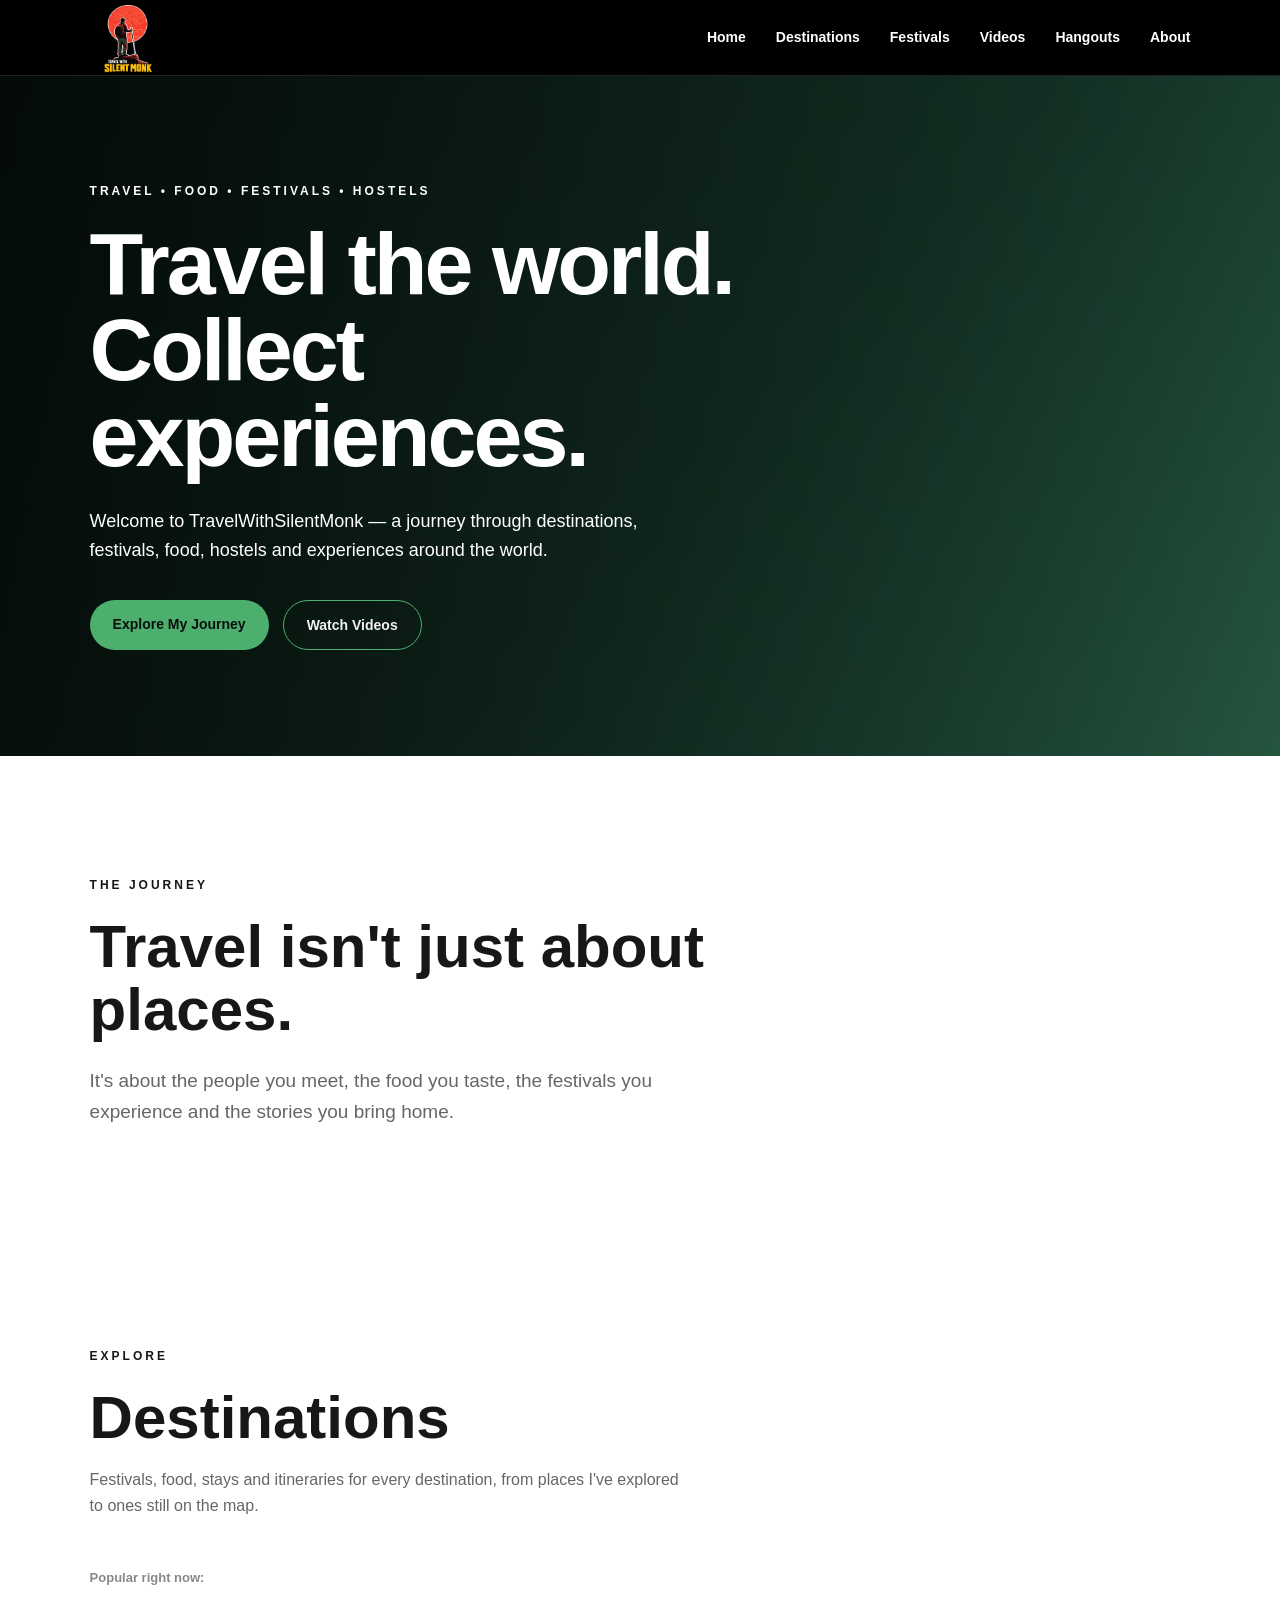
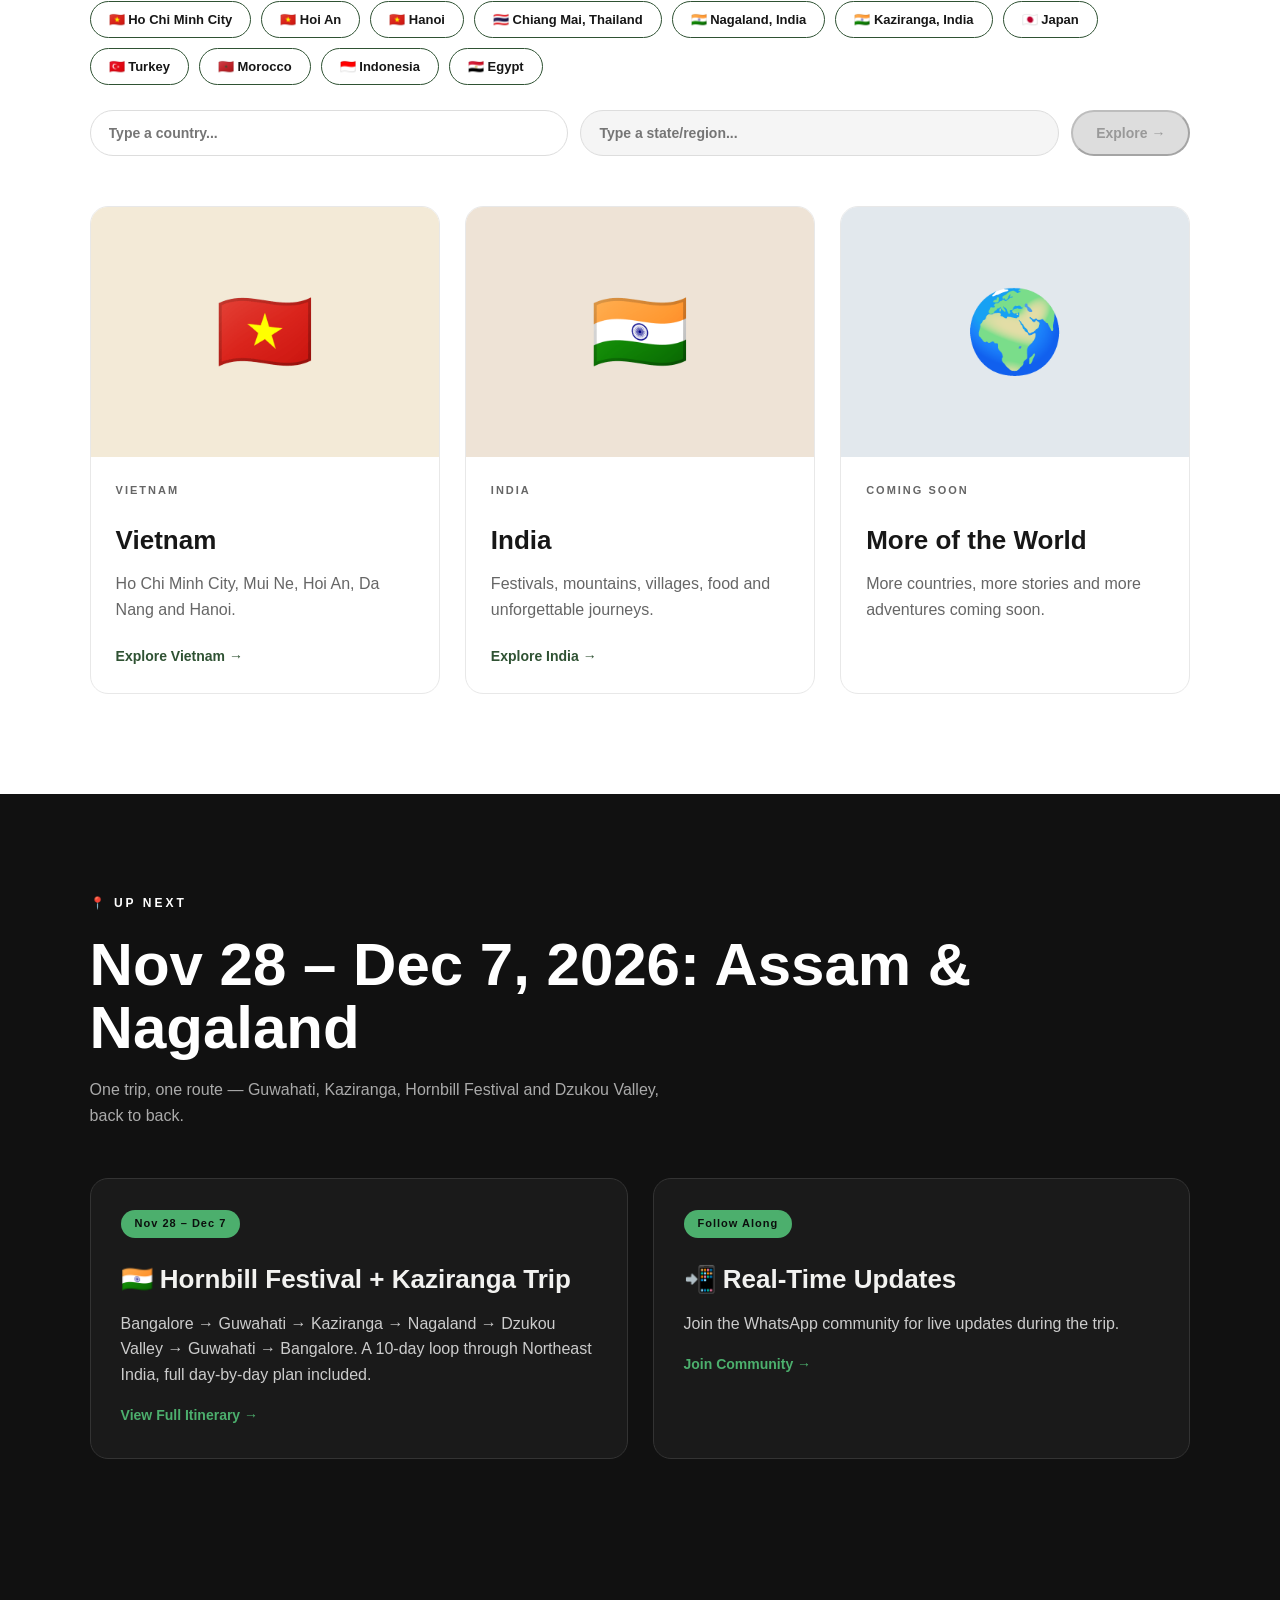
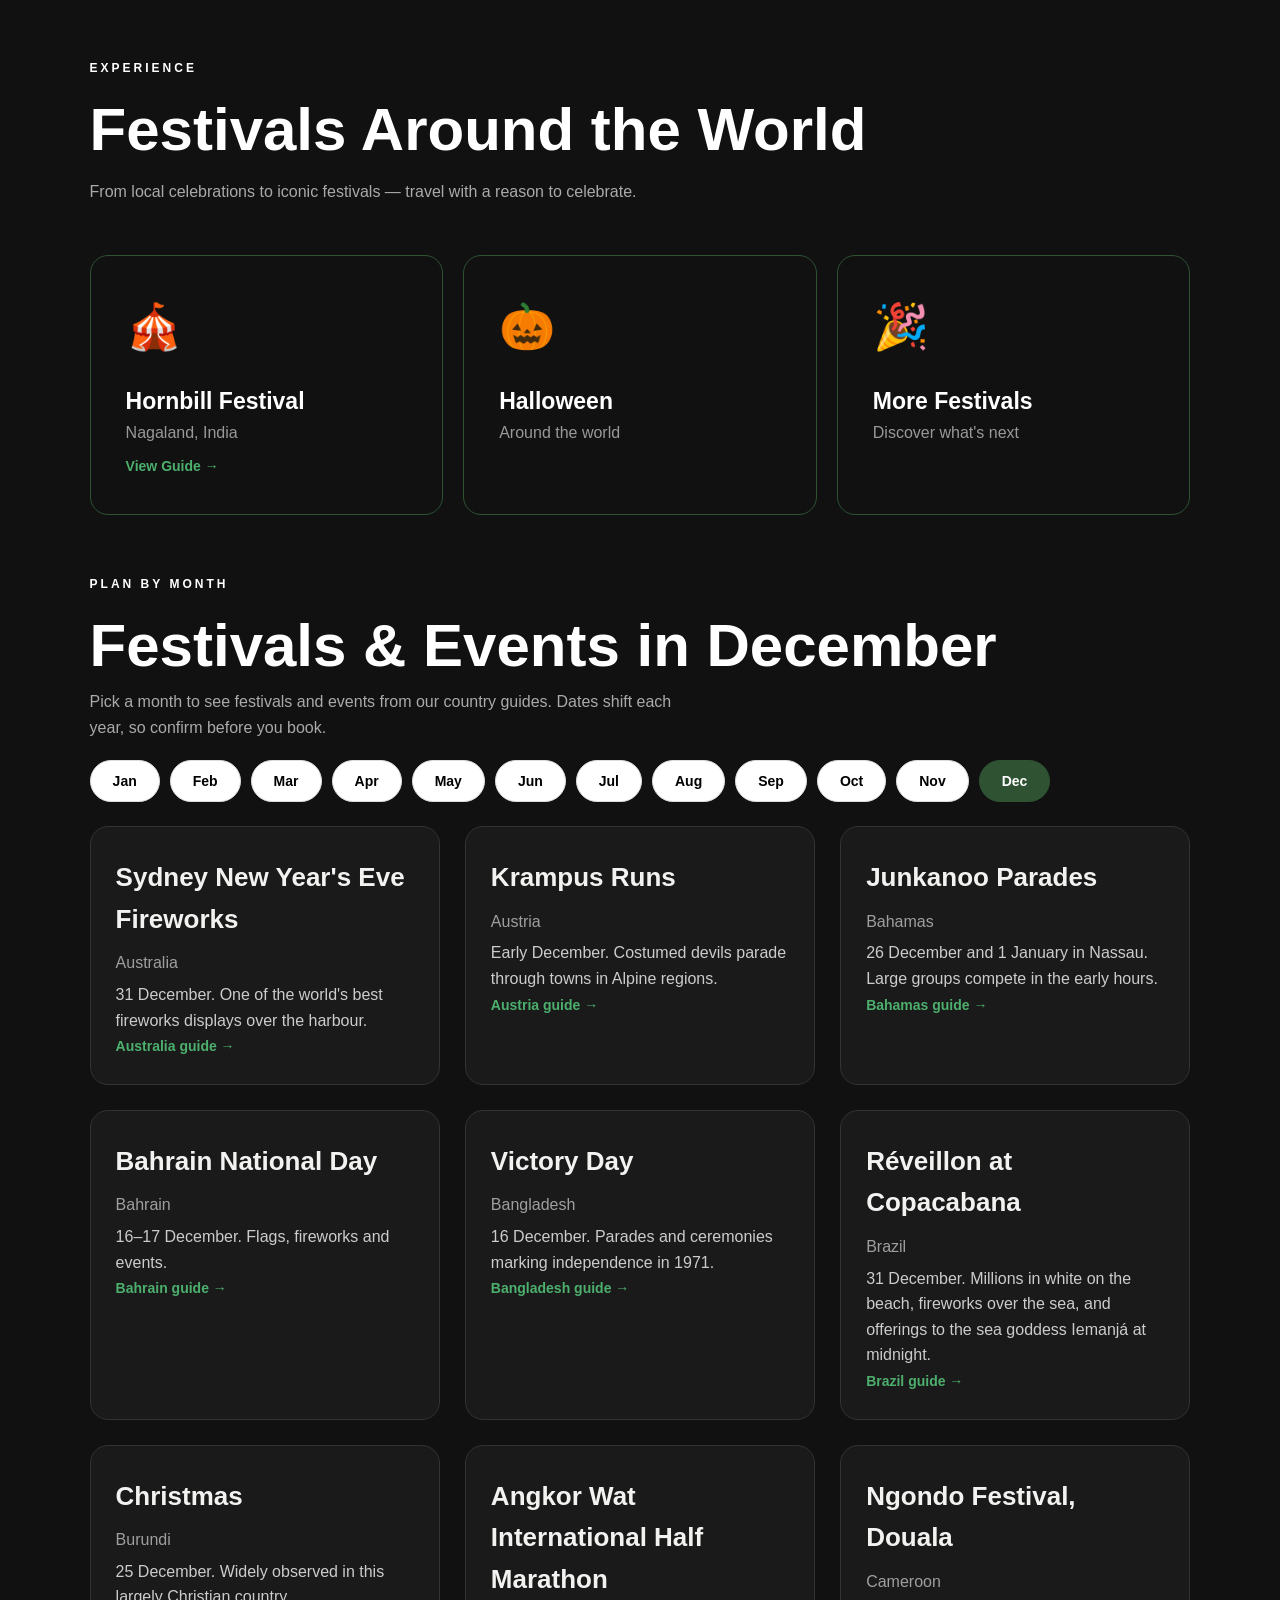
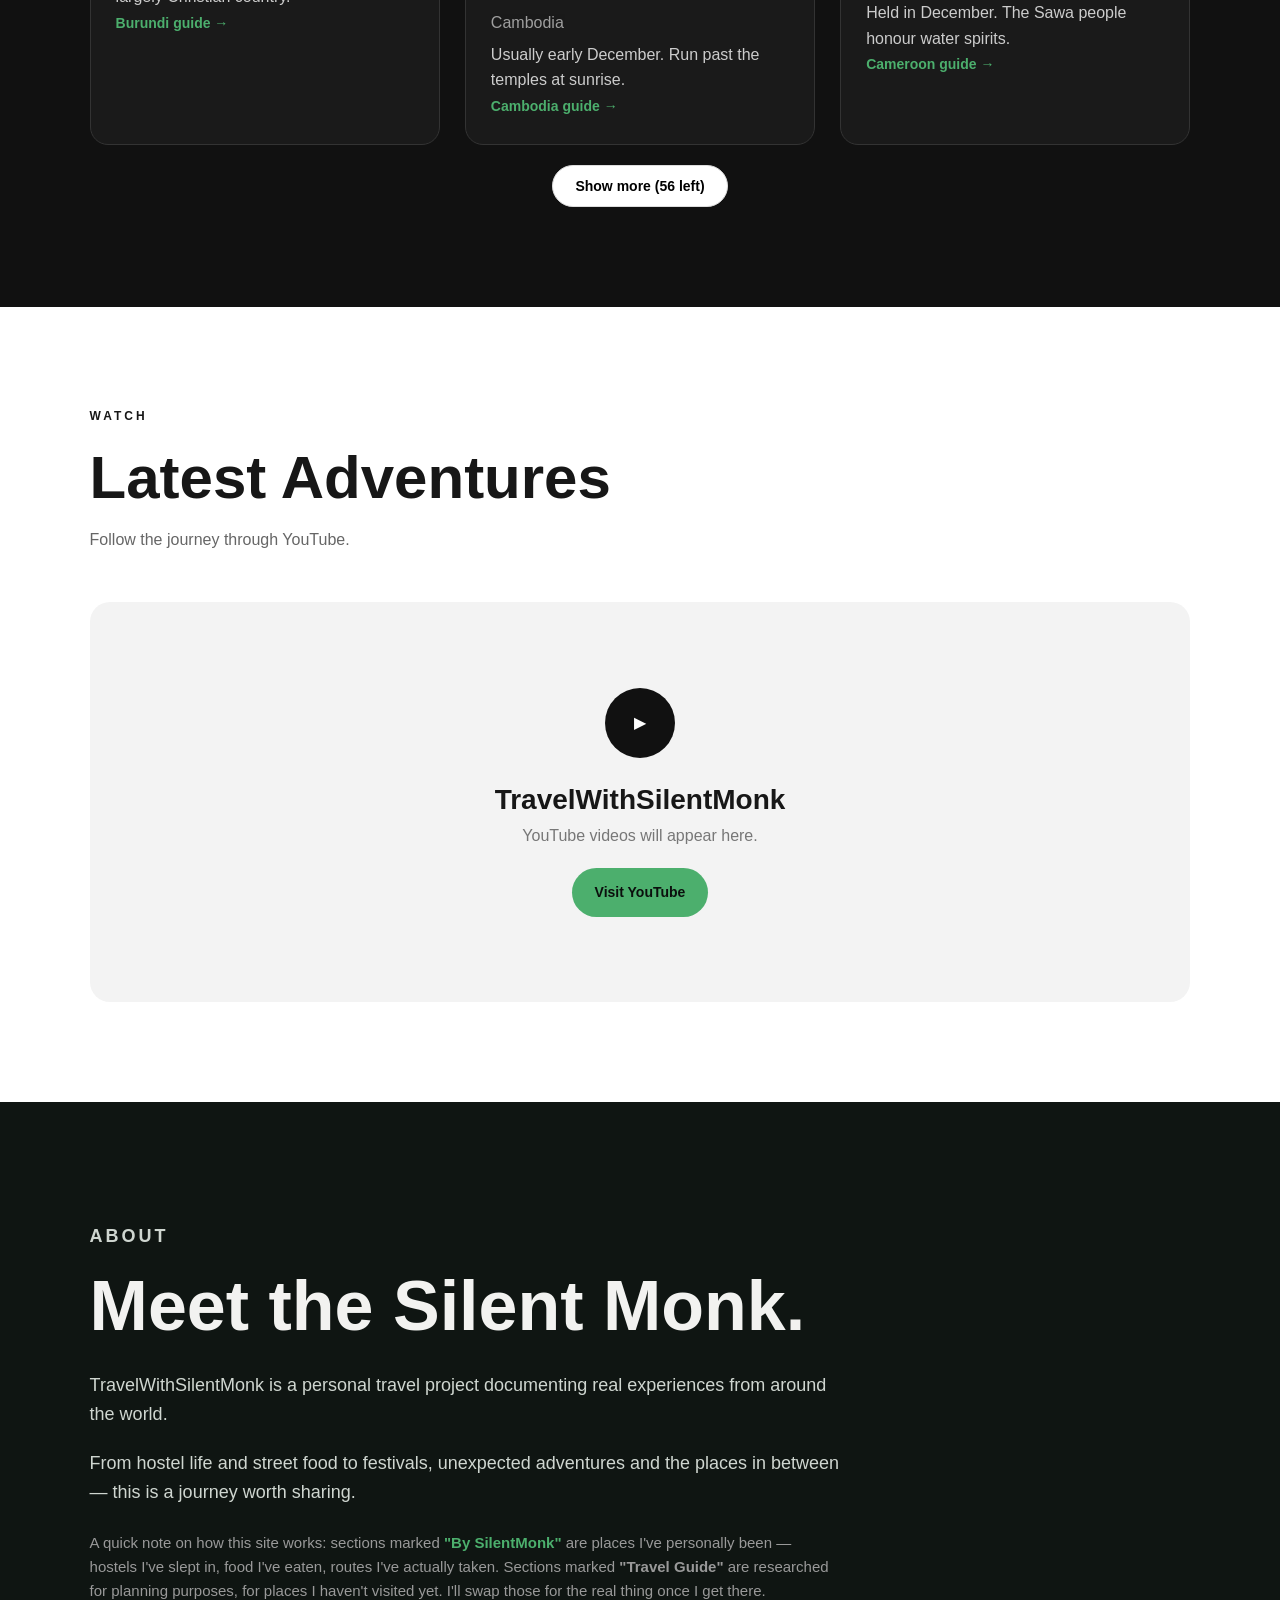
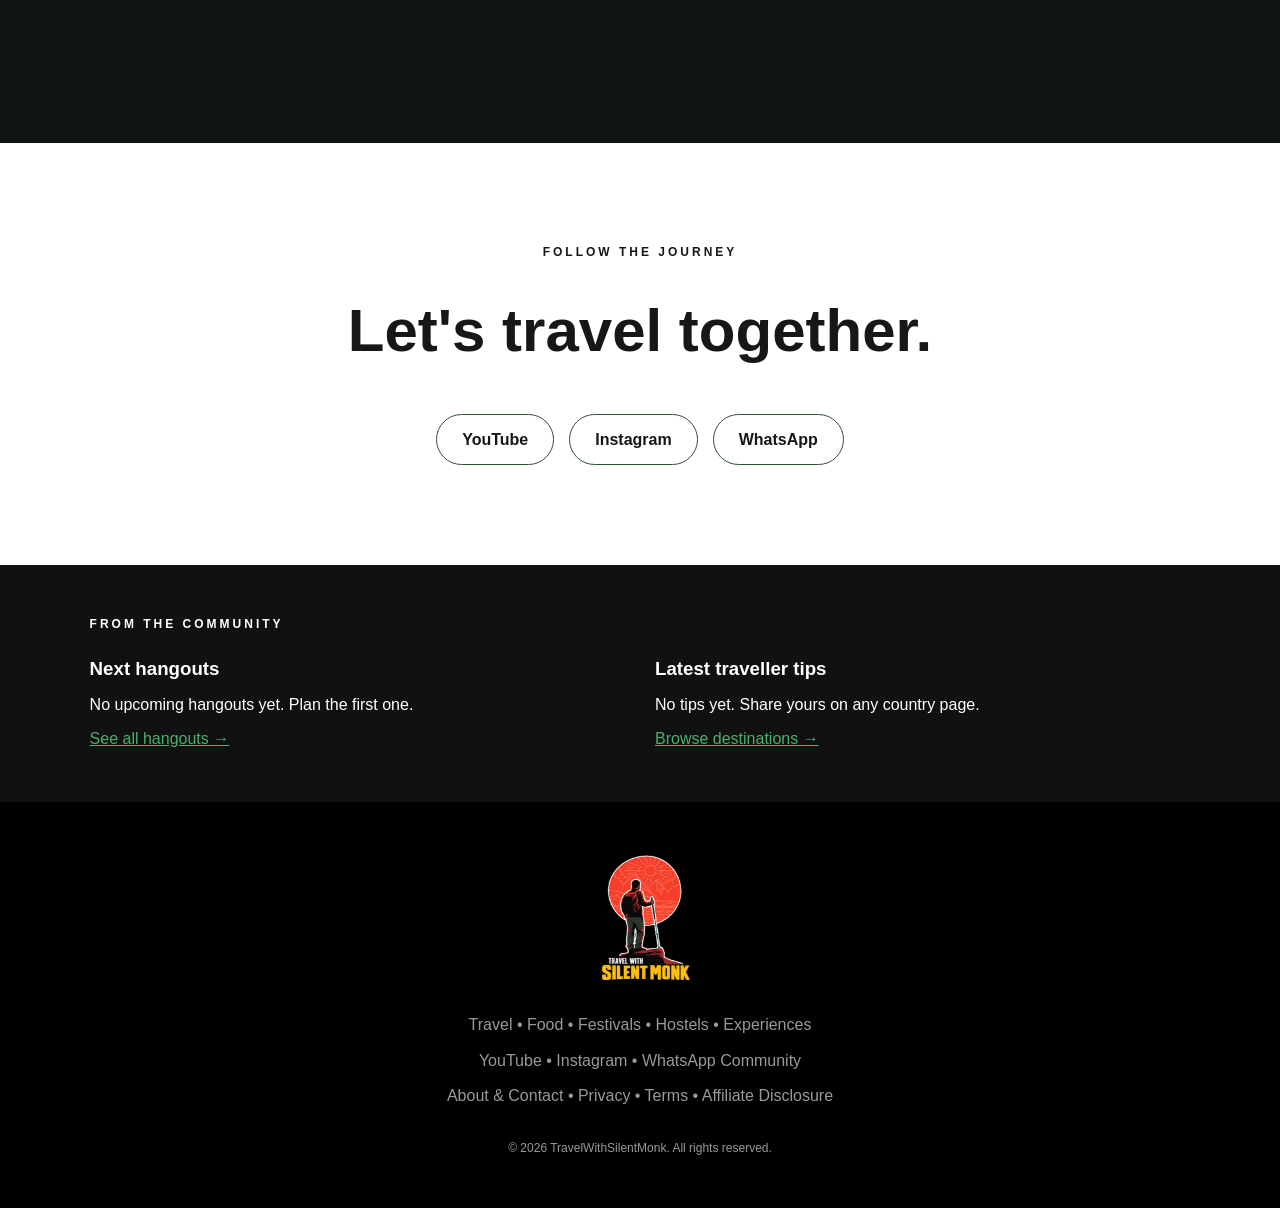
<file: index.html>
<!DOCTYPE html>
<html lang="en">
<head>
    <meta charset="UTF-8">
    <meta name="viewport" content="width=device-width, initial-scale=1.0">

    <title>TravelWithSilentMonk | Travel • Food • Festivals • Experiences</title>

    <meta name="description"
          content="TravelWithSilentMonk — exploring destinations, festivals, food, hostels and unforgettable travel experiences.">

    <link rel="icon" type="image/png" href="favicon.png">
    <link rel="stylesheet" href="style.css">
<script nowprocket data-noptimize="1" data-cfasync="false" data-wpfc-render="false" seraph-accel-crit="1" data-no-defer="1" data-cmp-ab="2">
  (function () {
      var script = document.createElement("script");
      script.async = 1;
      script.setAttribute("data-cmp-ab","2");
      script.src = 'https://emrld.ltd/NTg5OTcx.js?t=589971';
      document.head.appendChild(script);
  })();
</script>
</head>

<body>

    <!-- NAVIGATION -->

    <header class="navbar">

        <div class="logo">
            <a href="index.html">
                <img src="logo.png" alt="TravelWithSilentMonk" style="height: 70px; width: 70px; vertical-align: middle;">
            </a>
        </div>

        <nav>
            <a href="#home">Home</a>
            <a href="#destinations">Destinations</a>
            <a href="#festivals">Festivals</a>
            <a href="#videos">Videos</a>
            <a href="hangouts.html">Hangouts</a>
            <a href="#about">About</a>
        </nav>

    </header>


    <!-- HERO SECTION -->

    <section id="home" class="hero">

        <div class="hero-content">

            <p class="eyebrow">
                TRAVEL • FOOD • FESTIVALS • HOSTELS
            </p>

            <h1>
                Travel the world.<br>
                Collect experiences.
            </h1>

            <p class="hero-text">
                Welcome to TravelWithSilentMonk — a journey through
                destinations, festivals, food, hostels and experiences
                around the world.
            </p>

            <div class="hero-buttons">

                <a href="#destinations" class="button primary">
                    Explore My Journey
                </a>

                <a href="#videos" class="button secondary">
                    Watch Videos
                </a>

            </div>

        </div>

    </section>


    <!-- INTRO -->

    <section class="intro">

        <p class="section-label">THE JOURNEY</p>

        <h2>
            Travel isn't just about places.
        </h2>

        <p>
            It's about the people you meet, the food you taste,
            the festivals you experience and the stories you bring home.
        </p>

    </section>


    <!-- DESTINATIONS -->

    <section id="destinations" class="section">

        <p class="section-label">EXPLORE</p>

        <h2>Destinations</h2>

        <p class="section-description">
            Festivals, food, stays and itineraries for every destination, from places I've explored to ones still on the map.
        </p>

                                                                        <div class="destination-selector">
            <p class="quick-picks-label">Popular right now:</p>
            <div class="quick-picks">
                <button class="quick-pick-chip" data-country="Vietnam" data-state="Ho Chi Minh City">🇻🇳 Ho Chi Minh City</button>
                <button class="quick-pick-chip" data-country="Vietnam" data-state="Hoi An (Quang Nam)">🇻🇳 Hoi An</button>
                <button class="quick-pick-chip" data-country="Vietnam" data-state="Hanoi">🇻🇳 Hanoi</button>
                <button class="quick-pick-chip" data-country="Thailand" data-state="Chiang Mai">🇹🇭 Chiang Mai, Thailand</button>
                <button class="quick-pick-chip" data-country="India" data-state="Nagaland">🇮🇳 Nagaland, India</button>
                <button class="quick-pick-chip" data-country="India" data-state="Kaziranga">🇮🇳 Kaziranga, India</button>
                <button class="quick-pick-chip" data-country="Japan">🇯🇵 Japan</button>
                <button class="quick-pick-chip" data-country="Turkey">🇹🇷 Turkey</button>
                <button class="quick-pick-chip" data-country="Morocco">🇲🇦 Morocco</button>
                <button class="quick-pick-chip" data-country="Indonesia">🇮🇩 Indonesia</button>
                <button class="quick-pick-chip" data-country="Egypt">🇪🇬 Egypt</button>
            </div>

            <div class="selector-row">
                <div class="search-wrap">
                    <input type="text" id="countryInput" class="selector-dropdown" placeholder="Type a country..." autocomplete="off" list="countryList">
                    <datalist id="countryList"></datalist>
                </div>

                <div class="search-wrap">
                    <input type="text" id="stateInput" class="selector-dropdown" placeholder="Type a state/region..." autocomplete="off" list="stateListData" disabled>
                    <datalist id="stateListData"></datalist>
                </div>

                <button id="exploreBtn" class="button primary" disabled>Explore →</button>
            </div>
            <div class="itinerary-link-row" id="itineraryLinkRow" style="display:none;">
                <a href="#" id="itineraryLink" class="itinerary-suggestion-link">📅 Or see a suggested 5/7/10-day itinerary for <span id="itineraryCountryName"></span> →</a>
            </div>
            <div class="itinerary-link-row" id="countryGuideLinkRow" style="display:none;">
                <a href="#" id="countryGuideLink" class="itinerary-suggestion-link">🌏 See <span id="countryGuideName"></span>-wide festivals, food &amp; stays →</a>
            </div>
            <p class="selector-hint" id="selectorHint"></p>
        </div>

        <script src="countries-data.js"></script>
        <script>
            const stateData = {"Afghanistan":["Badakhshan","Badghis","Baghlan","Balkh","Bamyan","Daykundi","Farah","Faryab","Ghazni","Ghor","Helmand","Herat","Jowzjan","Kabul","Kandahar","Kapisa","Khost","Kunar","Kunduz","Laghman","Logar","Nangarhar","Nimruz","Nuristan","Paktia","Paktika","Panjshir","Parwan","Samangan","Sar-e Pol","Takhar","Urozgan","Wardak","Zabul"],"Albania":["Berat","Diber","Durres","Elbasan","Fier","Gjirokaster","Korce","Kukes","Lezhe","Shkoder","Tirane","Vlore"],"Algeria":["Adrar","Algiers","Annaba","Batna","Bechar","Bejaia","Biskra","Blida","Bouira","Constantine","Djelfa","El Oued","Ghardaia","Oran","Ouargla","Setif","Tamanrasset","Tiaret","Tizi Ouzou","Tlemcen"],"Argentina":["Buenos Aires","Catamarca","Chaco","Chubut","Cordoba","Corrientes","Entre Rios","Formosa","Jujuy","La Pampa","La Rioja","Mendoza","Misiones","Neuquen","Rio Negro","Salta","San Juan","San Luis","Santa Cruz","Santa Fe","Santiago del Estero","Tierra del Fuego","Tucuman"],"Armenia":["Aragatsotn","Ararat","Armavir","Gegharkunik","Kotayk","Lori","Shirak","Syunik","Tavush","Vayots Dzor","Yerevan"],"Australia":["Australian Capital Territory","New South Wales","Northern Territory","Queensland","South Australia","Tasmania","Victoria","Western Australia"],"Austria":["Burgenland","Carinthia","Lower Austria","Salzburg","Styria","Tyrol","Upper Austria","Vienna","Vorarlberg"],"Azerbaijan":["Absheron","Aran","Baku","Daglig Shirvan","Ganja","Guba-Khachmaz","Lankaran","Nakhchivan","Shaki-Zaqatala","Yukhari-Garabakh"],"Bahrain":["Capital","Muharraq","Northern","Southern"],"Bangladesh":["Barisal","Chittagong","Dhaka","Khulna","Mymensingh","Rajshahi","Rangpur","Sylhet"],"Belarus":["Brest","Gomel","Grodno","Minsk","Mogilev","Vitebsk"],"Belgium":["Antwerp","Brussels-Capital","East Flanders","Flemish Brabant","Hainaut","Liege","Limburg","Luxembourg","Namur","Walloon Brabant","West Flanders"],"Belize":["Belize","Cayo","Corozal","Orange Walk","Stann Creek","Toledo"],"Bhutan":["Bumthang","Chukha","Dagana","Gasa","Haa","Lhuentse","Mongar","Paro","Pemagatshel","Punakha","Samdrup Jongkhar","Samtse","Sarpang","Thimphu","Trashigang","Trashiyangtse","Trongsa","Tsirang","Wangdue Phodrang","Zhemgang"],"Bolivia":["Beni","Chuquisaca","Cochabamba","La Paz","Oruro","Pando","Potosi","Santa Cruz","Tarija"],"Bosnia and Herzegovina":["Brcko District","Federation of Bosnia and Herzegovina","Republika Srpska"],"Botswana":["Central","Ghanzi","Kgalagadi","Kgatleng","Kweneng","North East","North West","South East","Southern"],"Brazil":["Acre","Alagoas","Amapa","Amazonas","Bahia","Ceara","Distrito Federal","Espirito Santo","Goias","Maranhao","Mato Grosso","Mato Grosso do Sul","Minas Gerais","Para","Paraiba","Parana","Pernambuco","Piaui","Rio Grande do Norte","Rio Grande do Sul","Rio de Janeiro","Rondonia","Roraima","Santa Catarina","Sao Paulo","Sergipe","Tocantins"],"Brunei":["Belait","Brunei-Muara","Temburong","Tutong"],"Bulgaria":["Blagoevgrad","Burgas","Dobrich","Gabrovo","Haskovo","Kardzhali","Kyustendil","Lovech","Montana","Pazardzhik","Pernik","Pleven","Plovdiv","Razgrad","Ruse","Shumen","Silistra","Sliven","Smolyan","Sofia","Sofia City","Stara Zagora","Targovishte","Varna","Veliko Tarnovo","Vidin","Vratsa","Yambol"],"Cambodia":["Banteay Meanchey","Battambang","Kampong Cham","Kampong Chhnang","Kampong Speu","Kampong Thom","Kampot","Kandal","Kep","Koh Kong","Kratie","Mondulkiri","Oddar Meanchey","Pailin","Phnom Penh","Preah Vihear","Prey Veng","Pursat","Ratanakiri","Siem Reap","Sihanoukville","Stung Treng","Svay Rieng","Takeo","Tboung Khmum"],"Cameroon":["Adamawa","Centre","East","Far North","Littoral","North","Northwest","South","Southwest","West"],"Canada":["Alberta","British Columbia","Manitoba","New Brunswick","Newfoundland and Labrador","Northwest Territories","Nova Scotia","Nunavut","Ontario","Prince Edward Island","Quebec","Saskatchewan","Yukon"],"Chile":["Antofagasta","Araucania","Arica y Parinacota","Atacama","Aysen","Biobio","Coquimbo","Los Lagos","Los Rios","Magallanes","Maule","Metropolitana de Santiago","Nuble","O'Higgins","Tarapaca","Valparaiso"],"China":["Anhui","Beijing","Chongqing","Fujian","Gansu","Guangdong","Guangxi","Guizhou","Hainan","Hebei","Heilongjiang","Henan","Hong Kong","Hubei","Hunan","Inner Mongolia","Jiangsu","Jiangxi","Jilin","Liaoning","Macau","Ningxia","Qinghai","Shaanxi","Shandong","Shanghai","Shanxi","Sichuan","Tianjin","Tibet","Xinjiang","Yunnan","Zhejiang"],"Colombia":["Amazonas","Antioquia","Arauca","Atlantico","Bolivar","Boyaca","Caldas","Caqueta","Casanare","Cauca","Cesar","Choco","Cordoba","Cundinamarca","Guainia","Guaviare","Huila","La Guajira","Magdalena","Meta","Narino","Norte de Santander","Putumayo","Quindio","Risaralda","San Andres y Providencia","Santander","Sucre","Tolima","Valle del Cauca","Vaupes","Vichada"],"Costa Rica":["Alajuela","Cartago","Guanacaste","Heredia","Limon","Puntarenas","San Jose"],"Croatia":["Dubrovnik-Neretva","Istria","Karlovac","Medimurje","Osijek-Baranja","Primorje-Gorski Kotar","Sibenik-Knin","Split-Dalmatia","Varazdin","Zadar","Zagreb"],"Cuba":["Artemisa","Camaguey","Ciego de Avila","Cienfuegos","Granma","Guantanamo","Havana","Holguin","Isla de la Juventud","Las Tunas","Matanzas","Mayabeque","Pinar del Rio","Sancti Spiritus","Santiago de Cuba","Villa Clara"],"Cyprus":["Famagusta","Kyrenia","Larnaca","Limassol","Nicosia","Paphos"],"Czech Republic":["Central Bohemian","Hradec Kralove","Karlovy Vary","Liberec","Moravian-Silesian","Olomouc","Pardubice","Plzen","Prague","South Bohemian","South Moravian","Usti nad Labem","Vysocina","Zlin"],"Denmark":["Capital Region","Central Denmark","North Denmark","Region Zealand","Region of Southern Denmark"],"Dominican Republic":["Barahona","Duarte","Espaillat","La Altagracia","La Vega","Puerto Plata","San Cristobal","San Pedro de Macoris","Santiago","Santo Domingo"],"Ecuador":["Azuay","Bolivar","Canar","Carchi","Chimborazo","Cotopaxi","El Oro","Esmeraldas","Galapagos","Guayas","Imbabura","Loja","Los Rios","Manabi","Morona-Santiago","Napo","Orellana","Pastaza","Pichincha","Santa Elena","Santo Domingo de los Tsachilas","Sucumbios","Tungurahua","Zamora-Chinchipe"],"Egypt":["Alexandria","Assiut","Aswan","Beheira","Beni Suef","Cairo","Dakahlia","Fayoum","Giza","Ismailia","Luxor","Minya","North Sinai","Port Said","Qena","Red Sea","Sharqia","Sohag","South Sinai","Suez"],"El Salvador":["Ahuachapan","Cabanas","Chalatenango","Cuscatlan","La Libertad","La Paz","La Union","Morazan","San Miguel","San Salvador","San Vicente","Santa Ana","Sonsonate","Usulutan"],"Estonia":["Harju","Hiiu","Ida-Viru","Jarva","Laane","Laane-Viru","Parnu","Polva","Rapla","Saare","Tartu","Valga","Viljandi","Voru"],"Ethiopia":["Addis Ababa","Afar","Amhara","Benishangul-Gumuz","Dire Dawa","Gambela","Harari","Oromia","Sidama","Somali","South West Ethiopia Peoples","Southern Nations Nationalities and Peoples","Tigray"],"Fiji":["Central","Eastern","Northern","Western"],"Finland":["Aland","Central Finland","Central Ostrobothnia","Kainuu","Kanta-Hame","Kymenlaakso","Lapland","North Karelia","North Ostrobothnia","North Savo","Ostrobothnia","Paijat-Hame","Pirkanmaa","Satakunta","South Karelia","South Ostrobothnia","South Savo","Southwest Finland","Uusimaa"],"France":["Auvergne-Rhone-Alpes","Bourgogne-Franche-Comte","Brittany","Centre-Val de Loire","Corsica","Grand Est","Hauts-de-France","Ile-de-France","Normandy","Nouvelle-Aquitaine","Occitanie","Pays de la Loire","Provence-Alpes-Cote d'Azur"],"Georgia":["Abkhazia","Adjara","Guria","Imereti","Kakheti","Kvemo Kartli","Mtskheta-Mtianeti","Racha-Lechkhumi","Samegrelo-Zemo Svaneti","Samtskhe-Javakheti","Shida Kartli","Tbilisi"],"Germany":["Baden-Wurttemberg","Bavaria","Berlin","Brandenburg","Bremen","Hamburg","Hesse","Lower Saxony","Mecklenburg-Vorpommern","North Rhine-Westphalia","Rhineland-Palatinate","Saarland","Saxony","Saxony-Anhalt","Schleswig-Holstein","Thuringia"],"Ghana":["Ahafo","Ashanti","Bono","Bono East","Central","Eastern","Greater Accra","North East","Northern","Oti","Savannah","Upper East","Upper West","Volta","Western","Western North"],"Greece":["Attica","Central Greece","Central Macedonia","Crete","Eastern Macedonia and Thrace","Epirus","Ionian Islands","North Aegean","Peloponnese","South Aegean","Thessaly","Western Greece","Western Macedonia"],"Guatemala":["Alta Verapaz","Baja Verapaz","Chimaltenango","Chiquimula","El Progreso","Escuintla","Guatemala","Huehuetenango","Izabal","Jalapa","Jutiapa","Peten","Quetzaltenango","Quiche","Retalhuleu","Sacatepequez","San Marcos","Santa Rosa","Solola","Suchitepequez","Totonicapan","Zacapa"],"Honduras":["Atlantida","Choluteca","Colon","Comayagua","Copan","Cortes","El Paraiso","Francisco Morazan","Gracias a Dios","Intibuca","Islas de la Bahia","La Paz","Lempira","Ocotepeque","Olancho","Santa Barbara","Valle","Yoro"],"Hong Kong":["Hong Kong Island","Kowloon","New Territories"],"Hungary":["Bacs-Kiskun","Baranya","Bekes","Borsod-Abauj-Zemplen","Budapest","Csongrad-Csanad","Fejer","Gyor-Moson-Sopron","Hajdu-Bihar","Heves","Jasz-Nagykun-Szolnok","Komarom-Esztergom","Nograd","Pest","Somogy","Szabolcs-Szatmar-Bereg","Tolna","Vas","Veszprem","Zala"],"Iceland":["Capital Region","Eastern Region","Northeastern Region","Northwestern Region","Southern Peninsula","Southern Region","Western Region","Westfjords"],"India":["Andaman and Nicobar Islands","Andhra Pradesh","Arunachal Pradesh","Assam","Bihar","Chandigarh","Chhattisgarh","Dadra and Nagar Haveli and Daman and Diu","Delhi","Goa","Gujarat","Haryana","Himachal Pradesh","Jammu and Kashmir","Jharkhand","Karnataka","Kerala","Ladakh","Lakshadweep","Madhya Pradesh","Maharashtra","Manipur","Meghalaya","Mizoram","Nagaland","Odisha","Puducherry","Punjab","Rajasthan","Sikkim","Tamil Nadu","Telangana","Tripura","Uttar Pradesh","Uttarakhand","West Bengal"],"Indonesia":["Aceh","Bali","Banten","Bengkulu","Central Java","Central Kalimantan","Central Sulawesi","East Java","East Kalimantan","East Nusa Tenggara","Gorontalo","Jakarta","Jambi","Lampung","Maluku","North Kalimantan","North Maluku","North Sulawesi","North Sumatra","Papua","Riau","Riau Islands","South Kalimantan","South Sulawesi","South Sumatra","Southeast Sulawesi","West Java","West Kalimantan","West Nusa Tenggara","West Papua","West Sulawesi","West Sumatra","Yogyakarta"],"Iran":["Alborz","Ardabil","Bushehr","Chaharmahal and Bakhtiari","East Azerbaijan","Fars","Gilan","Golestan","Hamadan","Hormozgan","Ilam","Isfahan","Kerman","Kermanshah","Khuzestan","Kohgiluyeh and Boyer-Ahmad","Kurdistan","Lorestan","Markazi","Mazandaran","North Khorasan","Qazvin","Qom","Razavi Khorasan","Semnan","Sistan and Baluchestan","South Khorasan","Tehran","West Azerbaijan","Yazd","Zanjan"],"Iraq":["Anbar","Babil","Baghdad","Basra","Dhi Qar","Diyala","Dohuk","Erbil","Karbala","Kirkuk","Maysan","Muthanna","Najaf","Nineveh","Qadisiyyah","Saladin","Sulaymaniyah","Wasit"],"Ireland":["Connacht","Leinster","Munster","Ulster (Republic part: Cavan, Donegal, Monaghan)"],"Israel":["Central","Haifa","Jerusalem","Northern","Southern","Tel Aviv"],"Italy":["Abruzzo","Aosta Valley","Apulia","Basilicata","Calabria","Campania","Emilia-Romagna","Friuli-Venezia Giulia","Lazio","Liguria","Lombardy","Marche","Molise","Piedmont","Sardinia","Sicily","Trentino-Alto Adige","Tuscany","Umbria","Veneto"],"Jamaica":["Clarendon","Hanover","Kingston","Manchester","Portland","St. Andrew","St. Ann","St. Catherine","St. Elizabeth","St. James","St. Mary","St. Thomas","Trelawny","Westmoreland"],"Japan":["Aichi","Akita","Aomori","Chiba","Ehime","Fukui","Fukuoka","Fukushima","Gifu","Gunma","Hiroshima","Hokkaido","Hyogo","Ibaraki","Ishikawa","Iwate","Kagawa","Kagoshima","Kanagawa","Kochi","Kumamoto","Kyoto","Mie","Miyagi","Miyazaki","Nagano","Nagasaki","Nara","Niigata","Oita","Okayama","Okinawa","Osaka","Saga","Saitama","Shiga","Shimane","Shizuoka","Tochigi","Tokushima","Tokyo","Tottori","Toyama","Wakayama","Yamagata","Yamaguchi","Yamanashi"],"Jordan":["Ajloun","Amman","Aqaba","Balqa","Irbid","Jerash","Karak","Ma'an","Madaba","Mafraq","Tafilah","Zarqa"],"Kazakhstan":["Akmola","Aktobe","Almaty","Almaty City","Astana City","Atyrau","East Kazakhstan","Jambyl","Karagandy","Kostanay","Kyzylorda","Mangystau","North Kazakhstan","Pavlodar","Shymkent City","Turkestan","West Kazakhstan"],"Kenya":["Bungoma","Garissa","Kajiado","Kakamega","Kiambu","Kilifi","Kisumu","Machakos","Meru","Mombasa","Nairobi","Nakuru","Nyeri","Turkana","Uasin Gishu"],"Kuwait":["Ahmadi","Al Asimah","Farwaniya","Hawalli","Jahra","Mubarak Al-Kabeer"],"Kyrgyzstan":["Batken","Bishkek City","Chuy","Issyk-Kul","Jalal-Abad","Naryn","Osh","Osh City","Talas"],"Laos":["Attapeu","Bokeo","Bolikhamxai","Champasak","Houaphanh","Khammouane","Luang Namtha","Luang Prabang","Oudomxay","Phongsaly","Sainyabuli","Salavan","Savannakhet","Sekong","Vientiane Prefecture","Vientiane Province","Xaisomboun","Xiangkhouang"],"Latvia":["Daugavpils","Jelgava","Jurmala","Kurzeme","Latgale","Liepaja","Riga","Ventspils","Vidzeme","Zemgale"],"Lebanon":["Akkar","Baalbek-Hermel","Beirut","Beqaa","Mount Lebanon","Nabatieh","North Lebanon","South Lebanon"],"Lithuania":["Alytus","Kaunas","Klaipeda","Marijampole","Panevezys","Siauliai","Taurage","Telsiai","Utena","Vilnius"],"Luxembourg":["Diekirch District","Grevenmacher District","Luxembourg District"],"Malaysia":["Johor","Kedah","Kelantan","Kuala Lumpur","Labuan","Malacca","Negeri Sembilan","Pahang","Penang","Perak","Perlis","Putrajaya","Sabah","Sarawak","Selangor","Terengganu"],"Maldives":["Addu City","Central Province","Fuvahmulah","Kulhudhuffushi","Male","North Central Province","North Province","South Central Province","South Province","Upper North Province","Upper South Province"],"Malta":["Gozo Region","Northern Harbour Region","Northern Region","South Eastern Region","Southern Harbour Region","Western Region"],"Mexico":["Aguascalientes","Baja California","Baja California Sur","Campeche","Chiapas","Chihuahua","Coahuila","Colima","Durango","Guanajuato","Guerrero","Hidalgo","Jalisco","Mexico City","Mexico State","Michoacan","Morelos","Nayarit","Nuevo Leon","Oaxaca","Puebla","Queretaro","Quintana Roo","San Luis Potosi","Sinaloa","Sonora","Tabasco","Tamaulipas","Tlaxcala","Veracruz","Yucatan","Zacatecas"],"Mongolia":["Arkhangai","Bayan-Olgii","Bayankhongor","Bulgan","Darkhan-Uul","Dornod","Dornogovi","Dundgovi","Govi-Altai","Govisumber","Khentii","Khovd","Khuvsgul","Omnogovi","Orkhon","Ovorkhangai","Selenge","Sukhbaatar","Tov","Ulaanbaatar","Uvs","Zavkhan"],"Montenegro":["Bar","Bijelo Polje","Budva","Cetinje","Herceg Novi","Kotor","Niksic","Pljevlja","Podgorica"],"Morocco":["Beni Mellal-Khenifra","Casablanca-Settat","Dakhla-Oued Ed-Dahab","Draa-Tafilalet","Eastern","Fes-Meknes","Guelmim-Oued Noun","Laayoune-Sakia El Hamra","Marrakesh-Safi","Oriental","Rabat-Sale-Kenitra","Souss-Massa","Tanger-Tetouan-Al Hoceima"],"Myanmar":["Ayeyarwady","Bago","Chin","Kachin","Kayah","Kayin","Magway","Mandalay","Mon","Naypyidaw","Rakhine","Sagaing","Shan","Tanintharyi","Yangon"],"Nepal":["Bagmati","Gandaki","Karnali","Koshi","Lumbini","Madhesh","Sudurpashchim"],"Netherlands":["Drenthe","Flevoland","Friesland","Gelderland","Groningen","Limburg","North Brabant","North Holland","Overijssel","South Holland","Utrecht","Zeeland"],"New Zealand":["Auckland","Bay of Plenty","Canterbury","Gisborne","Hawke's Bay","Manawatu-Whanganui","Marlborough","Nelson","Northland","Otago","Southland","Taranaki","Tasman","Waikato","Wellington","West Coast"],"Nicaragua":["Boaco","Carazo","Chinandega","Chontales","Esteli","Granada","Jinotega","Leon","Madriz","Managua","Masaya","Matagalpa","Nueva Segovia","Rio San Juan","Rivas"],"Nigeria":["Abia","Adamawa","Akwa Ibom","Anambra","Bauchi","Bayelsa","Benue","Borno","Cross River","Delta","Ebonyi","Edo","Ekiti","Enugu","FCT Abuja","Gombe","Imo","Jigawa","Kaduna","Kano","Katsina","Kebbi","Kogi","Kwara","Lagos","Nasarawa","Niger","Ogun","Ondo","Osun","Oyo","Plateau","Rivers","Sokoto","Taraba","Yobe","Zamfara"],"North Macedonia":["East","Kumanovo","Northeast","Pelagonia","Polog","Skopje","Southeast","Southwest","Vardar"],"Norway":["Agder","Innlandet","More og Romsdal","Nordland","Oslo","Rogaland","Troms og Finnmark","Trondelag","Vestfold og Telemark","Vestland","Viken"],"Oman":["Ad Dakhiliyah","Ad Dhahirah","Al Batinah North","Al Batinah South","Al Buraimi","Al Wusta","Ash Sharqiyah North","Ash Sharqiyah South","Dhofar","Musandam","Muscat"],"Pakistan":["Azad Kashmir","Balochistan","Gilgit-Baltistan","Islamabad Capital Territory","Khyber Pakhtunkhwa","Punjab","Sindh"],"Panama":["Bocas del Toro","Chiriqui","Cocle","Colon","Darien","Embera-Wounaan","Guna Yala","Herrera","Los Santos","Ngobe-Bugle","Panama","Panama Oeste","Veraguas"],"Papua New Guinea":["Bougainville","Central","Chimbu","East New Britain","East Sepik","Eastern Highlands","Enga","Gulf","Madang","Manus","Milne Bay","Morobe","National Capital District","New Ireland","Oro","Sandaun","Southern Highlands","West New Britain","Western","Western Highlands"],"Paraguay":["Alto Paraguay","Alto Parana","Amambay","Asuncion","Boqueron","Caaguazu","Caazapa","Canindeyu","Central","Concepcion","Cordillera","Guaira","Itapua","Misiones","Neembucu","Paraguari","Presidente Hayes","San Pedro"],"Peru":["Amazonas","Ancash","Apurimac","Arequipa","Ayacucho","Cajamarca","Callao","Cusco","Huancavelica","Huanuco","Ica","Junin","La Libertad","Lambayeque","Lima","Loreto","Madre de Dios","Moquegua","Pasco","Piura","Puno","San Martin","Tacna","Tumbes","Ucayali"],"Philippines":["Bangsamoro","Bicol Region","Cagayan Valley","Calabarzon","Caraga","Central Luzon","Central Visayas","Cordillera Administrative Region","Davao Region","Eastern Visayas","Ilocos Region","Mimaropa","National Capital Region","Northern Mindanao","Soccsksargen","Western Visayas","Zamboanga Peninsula"],"Poland":["Greater Poland","Kuyavian-Pomeranian","Lesser Poland","Lodz","Lower Silesian","Lublin","Lubusz","Masovian","Opole","Podlaskie","Pomeranian","Silesian","Subcarpathian","Swietokrzyskie","Warmian-Masurian","West Pomeranian"],"Portugal":["Aveiro","Azores","Beja","Braga","Braganca","Castelo Branco","Coimbra","Evora","Faro","Guarda","Leiria","Lisbon","Madeira","Portalegre","Porto","Santarem","Setubal","Viana do Castelo","Vila Real","Viseu"],"Qatar":["Ad Dawhah","Al Khor","Al Rayyan","Al Shahaniya","Al Shamal","Al Wakrah","Umm Salal"],"Romania":["Alba","Arad","Arges","Bacau","Bihor","Bistrita-Nasaud","Botosani","Braila","Brasov","Bucharest","Buzau","Calarasi","Caras-Severin","Cluj","Constanta","Covasna","Dambovita","Dolj","Galati","Giurgiu","Gorj","Harghita","Hunedoara","Ialomita","Iasi","Ilfov","Maramures","Mehedinti","Mures","Neamt","Olt","Prahova","Salaj","Satu Mare","Sibiu","Suceava","Teleorman","Timis","Tulcea","Valcea","Vaslui","Vrancea"],"Russia":["Bashkortostan","Chelyabinsk Oblast","Irkutsk Oblast","Kemerovo Oblast","Krasnodar Krai","Krasnoyarsk Krai","Moscow","Nizhny Novgorod Oblast","Novosibirsk Oblast","Perm Krai","Primorsky Krai","Rostov Oblast","Saint Petersburg","Sakha Republic (Yakutia)","Samara Oblast","Saratov Oblast","Sverdlovsk Oblast","Tatarstan","Volgograd Oblast","Voronezh Oblast"],"Rwanda":["Eastern Province","Kigali","Northern Province","Southern Province","Western Province"],"Saudi Arabia":["Al Bahah","Al Jouf","Asir","Eastern Province","Hail","Jazan","Madinah","Makkah","Najran","Northern Borders","Qassim","Riyadh","Tabuk"],"Serbia":["Belgrade","Kosovo and Metohija","Southern and Eastern Serbia","Sumadija and Western Serbia","Vojvodina"],"Singapore":["Central Region","East Region","North Region","North-East Region","West Region"],"Slovakia":["Banska Bystrica","Bratislava","Kosice","Nitra","Presov","Trencin","Trnava","Zilina"],"Slovenia":["Dolenjska","Gorenjska","Goriska","Koroska","Notranjsko-kraska","Obalno-kraska","Osrednjeslovenska","Podravska","Pomurska","Savinjska","Spodnjeposavska","Zasavska"],"South Africa":["Eastern Cape","Free State","Gauteng","KwaZulu-Natal","Limpopo","Mpumalanga","North West","Northern Cape","Western Cape"],"South Korea":["Busan","Daegu","Daejeon","Gangwon","Gwangju","Gyeonggi","Incheon","Jeju","North Chungcheong","North Gyeongsang","North Jeolla","Sejong","Seoul","South Chungcheong","South Gyeongsang","South Jeolla","Ulsan"],"Spain":["Andalusia","Aragon","Asturias","Balearic Islands","Basque Country","Canary Islands","Cantabria","Castile and Leon","Castilla-La Mancha","Catalonia","Extremadura","Galicia","La Rioja","Madrid","Murcia","Navarre","Valencia"],"Sri Lanka":["Central","Eastern","North Central","North Western","Northern","Sabaragamuwa","Southern","Uva","Western"],"Sweden":["Blekinge","Dalarna","Gavleborg","Gotland","Halland","Jamtland","Jonkoping","Kalmar","Kronoberg","Norrbotten","Orebro","Ostergotland","Skane","Sodermanland","Stockholm","Uppsala","Varmland","Vasterbotten","Vasternorrland","Vastmanland","Vastra Gotaland"],"Switzerland":["Aargau","Appenzell Ausserrhoden","Appenzell Innerrhoden","Basel-Landschaft","Basel-Stadt","Bern","Fribourg","Geneva","Glarus","Graubunden","Jura","Lucerne","Neuchatel","Nidwalden","Obwalden","Schaffhausen","Schwyz","Solothurn","St. Gallen","Thurgau","Ticino","Uri","Valais","Vaud","Zug","Zurich"],"Taiwan":["Changhua","Chiayi","Hsinchu","Hualien","Kaohsiung","Keelung","Kinmen","Lienchiang","Nantou","New Taipei","Penghu","Pingtung","Taichung","Tainan","Taipei","Taitung","Taoyuan","Yilan","Yunlin"],"Tajikistan":["Districts of Republican Subordination","Dushanbe","Gorno-Badakhshan","Khatlon","Sughd"],"Tanzania":["Arusha","Dar es Salaam","Dodoma","Geita","Iringa","Kagera","Katavi","Kigoma","Kilimanjaro","Lindi","Manyara","Mara","Mbeya","Morogoro","Mtwara","Mwanza","Njombe","Pemba North","Pemba South","Pwani","Rukwa","Ruvuma","Shinyanga","Simiyu","Singida","Songwe","Tabora","Tanga","Unguja North","Unguja South","Zanzibar Urban/West"],"Thailand":["Amnat Charoen","Ang Thong","Ayutthaya","Bangkok","Bueng Kan","Buriram","Chachoengsao","Chainat","Chaiyaphum","Chanthaburi","Chiang Mai","Chiang Rai","Chonburi","Chumphon","Kalasin","Kamphaeng Phet","Kanchanaburi","Khon Kaen","Krabi","Lampang","Lamphun","Loei","Lopburi","Mae Hong Son","Maha Sarakham","Mukdahan","Nakhon Nayok","Nakhon Pathom","Nakhon Phanom","Nakhon Ratchasima","Nakhon Sawan","Nakhon Si Thammarat","Nan","Narathiwat","Nong Bua Lamphu","Nong Khai","Nonthaburi","Pathum Thani","Pattani","Phang Nga","Phatthalung","Phayao","Phetchabun","Phetchaburi","Phichit","Phitsanulok","Phrae","Phuket","Prachinburi","Prachuap Khiri Khan","Ranong","Ratchaburi","Rayong","Roi Et","Sa Kaeo","Sakon Nakhon","Samut Prakan","Samut Sakhon","Samut Songkhram","Saraburi","Satun","Sisaket","Songkhla","Sukhothai","Surat Thani","Surin","Tak","Trang","Trat","Ubon Ratchathani","Udon Thani","Uthai Thani","Uttaradit","Yala","Yasothon"],"Tunisia":["Ariana","Beja","Ben Arous","Bizerte","Gabes","Gafsa","Jendouba","Kairouan","Kasserine","Kebili","Kef","Mahdia","Manouba","Medenine","Monastir","Nabeul","Sfax","Sidi Bouzid","Siliana","Sousse","Tataouine","Tozeur","Tunis","Zaghouan"],"Turkey":["Adana","Ankara","Antalya","Bursa","Denizli","Diyarbakir","Erzurum","Eskisehir","Gaziantep","Istanbul","Izmir","Kayseri","Konya","Mersin","Mugla","Nevsehir (Cappadocia)","Samsun","Sanliurfa","Trabzon","Van"],"Turkmenistan":["Ahal","Ashgabat","Balkan","Dashoguz","Lebap","Mary"],"Uganda":["Central","Eastern","Northern","Western"],"Ukraine":["Cherkasy","Chernihiv","Chernivtsi","Dnipropetrovsk","Donetsk","Ivano-Frankivsk","Kharkiv","Kherson","Khmelnytskyi","Kryvyi Rih","Kyiv","Luhansk","Lutsk","Lviv","Mariupol","Mykolaiv","Odesa","Poltava","Rivne","Simferopol","Sumy","Ternopil","Uzhhorod","Vinnytsia","Zaporizhzhia","Zhytomyr"],"United Arab Emirates":["Abu Dhabi","Ajman","Dubai","Fujairah","Ras Al Khaimah","Sharjah","Umm Al Quwain"],"United Kingdom":["England","Northern Ireland","Scotland","Wales"],"United States":["Alabama","Alaska","Arizona","Arkansas","California","Colorado","Connecticut","Delaware","District of Columbia","Florida","Georgia","Hawaii","Idaho","Illinois","Indiana","Iowa","Kansas","Kentucky","Louisiana","Maine","Maryland","Massachusetts","Michigan","Minnesota","Mississippi","Missouri","Montana","Nebraska","Nevada","New Hampshire","New Jersey","New Mexico","New York","North Carolina","North Dakota","Ohio","Oklahoma","Oregon","Pennsylvania","Rhode Island","South Carolina","South Dakota","Tennessee","Texas","Utah","Vermont","Virginia","Washington","West Virginia","Wisconsin","Wyoming"],"Uruguay":["Artigas","Canelones","Cerro Largo","Colonia","Durazno","Flores","Florida","Lavalleja","Maldonado","Montevideo","Paysandu","Rio Negro","Rivera","Rocha","Salto","San Jose","Soriano","Tacuarembo","Treinta y Tres"],"Uzbekistan":["Andijan","Bukhara","Fergana","Jizzakh","Karakalpakstan","Khorezm","Namangan","Navoiy","Qashqadaryo","Samarkand","Sirdaryo","Surxondaryo","Tashkent City","Tashkent Region"],"Venezuela":["Amazonas","Anzoategui","Apure","Aragua","Barinas","Bolivar","Capital District","Carabobo","Cojedes","Delta Amacuro","Falcon","Guarico","Lara","Merida","Miranda","Monagas","Nueva Esparta","Portuguesa","Sucre","Tachira","Trujillo","Vargas","Yaracuy","Zulia"],"Vietnam":["An Giang","Bac Giang","Bac Kan","Bac Lieu","Bac Ninh","Ben Tre","Binh Dinh","Binh Duong","Binh Phuoc","Ca Mau","Can Tho / Mekong Delta","Cao Bang","Chau Doc","Con Dao","Da Lat (Lam Dong)","Da Nang","Dak Lak","Dak Nong","Dien Bien","Dong Nai","Dong Thap","Gia Lai","Ha Giang","Ha Long Bay / Cat Ba","Ha Nam","Ha Tinh","Hai Duong","Hai Phong","Hanoi","Hau Giang","Ho Chi Minh City","Hoa Binh","Hoi An (Quang Nam)","Hue (Thua Thien Hue)","Hung Yen","Khanh Hoa","Kien Giang","Kon Tum","Lai Chau","Lang Son","Long An","Mai Chau","Mui Ne (Binh Thuan) / Phan Thiet","Nam Dinh","Nghe An","Nha Trang (Khanh Hoa)","Ninh Binh","Ninh Thuan","Phong Nha","Phu Quoc (Kien Giang)","Phu Tho","Phu Yen","Quang Binh","Quang Ngai","Quang Tri","Sapa (Lao Cai)","Soc Trang","Son La","Tay Ninh","Thai Binh","Thai Nguyen","Thanh Hoa","Tien Giang","Tra Vinh","Tuyen Quang","Vinh Long","Vinh Phuc","Vung Tau (Ba Ria-Vung Tau)","Yen Bai"],"Zambia":["Central","Copperbelt","Eastern","Luapula","Lusaka","Muchinga","North-Western","Northern","Southern","Western"],"Zimbabwe":["Bulawayo","Harare","Manicaland","Mashonaland Central","Mashonaland East","Mashonaland West","Masvingo","Matabeleland North","Matabeleland South","Midlands"],"Andorra":["Andorra la Vella","Canillo","Encamp","Escaldes-Engordany","La Massana","Ordino","Sant Julia de Loria"],"Angola":["Bengo","Benguela","Bié","Cabinda","Cuando Cubango","Cuanza Norte","Cuanza Sul","Cunene","Huambo","Huíla","Luanda","Lunda Norte","Lunda Sul","Malanje","Moxico","Namibe","Uíge","Zaire"],"Antigua and Barbuda":["Saint George","Saint John","Saint Mary","Saint Paul","Saint Peter","Saint Philip","Barbuda","Redonda"],"Bahamas":["New Providence","Grand Bahama","Abaco","Andros","Eleuthera","Exuma","Bimini","Cat Island","Long Island","San Salvador","Acklins","Crooked Island","Inagua","Mayaguana","Berry Islands","Ragged Island"],"Barbados":["Christ Church","Saint Andrew","Saint George","Saint James","Saint John","Saint Joseph","Saint Lucy","Saint Michael","Saint Peter","Saint Philip","Saint Thomas"],"Benin":["Alibori","Atacora","Atlantique","Borgou","Collines","Couffo","Donga","Littoral","Mono","Ouémé","Plateau","Zou"],"Burkina Faso":["Boucle du Mouhoun","Cascades","Centre","Centre-Est","Centre-Nord","Centre-Ouest","Centre-Sud","Est","Hauts-Bassins","Nord","Plateau-Central","Sahel","Sud-Ouest"],"Burundi":["Bubanza","Bujumbura Mairie","Bujumbura Rural","Bururi","Cankuzo","Cibitoke","Gitega","Karuzi","Kayanza","Kirundo","Makamba","Muramvya","Muyinga","Mwaro","Ngozi","Rumonge","Rutana","Ruyigi"],"Cape Verde":["Santo Antao","Sao Vicente","Santa Luzia","Sao Nicolau","Sal","Boa Vista","Maio","Santiago","Fogo","Brava"],"Central African Republic":["Bangui","Bamingui-Bangoran","Basse-Kotto","Haut-Mbomou","Haute-Kotto","Kémo","Lobaye","Mambéré-Kadéï","Mbomou","Nana-Grébizi","Nana-Mambéré","Ombella-M'Poko","Ouaka","Ouham","Ouham-Pendé","Sangha-Mbaéré","Vakaga"],"Chad":["N'Djamena","Batha","Borkou","Chari-Baguirmi","Ennedi-Est","Ennedi-Ouest","Guéra","Hadjer-Lamis","Kanem","Lac","Logone Occidental","Logone Oriental","Mandoul","Mayo-Kebbi Est","Mayo-Kebbi Ouest","Moyen-Chari","Ouaddaï","Salamat","Sila","Tandjilé","Tibesti","Wadi Fira"],"Comoros":["Grande Comore (Ngazidja)","Anjouan (Ndzuwani)","Mohéli (Mwali)","Moroni","Mitsamiouli","Mutsamudu","Fomboni","Domoni","Mbeni","Foumbouni"],"Democratic Republic of the Congo":["Kinshasa","Bas-Uele","Équateur","Haut-Katanga","Haut-Lomami","Haut-Uele","Ituri","Kasaï","Kasaï-Central","Kasaï-Oriental","Kongo Central","Kwango","Kwilu","Lomami","Lualaba","Mai-Ndombe","Maniema","Mongala","Nord-Kivu","Nord-Ubangi"],"Djibouti":["Ali Sabieh","Arta","Dikhil","Djibouti","Obock","Tadjoura"],"Dominica":["Saint George","Saint John","Saint Paul","Saint Peter","Saint Joseph","Saint Luke","Saint Mark","Saint Patrick","Saint David","Saint Andrew"],"Equatorial Guinea":["Annobón","Bioko Norte","Bioko Sur","Centro Sur","Djibloho","Kié-Ntem","Litoral","Wele-Nzas"],"Eritrea":["Anseba","Debub (Southern)","Gash-Barka","Maekel (Central)","Northern Red Sea","Southern Red Sea"],"Eswatini":["Hhohho","Lubombo","Manzini","Shiselweni"],"Gabon":["Estuaire","Haut-Ogooué","Moyen-Ogooué","Ngounié","Nyanga","Ogooué-Ivindo","Ogooué-Lolo","Ogooué-Maritime","Woleu-Ntem"],"Gambia":["Banjul","Kanifing","Brikama","Mansakonko","Kerewan","Kuntaur","Janjanbureh","Basse"],"Grenada":["Saint Andrew","Saint David","Saint George","Saint John","Saint Mark","Saint Patrick","Carriacou","Petite Martinique"],"Guinea":["Boke","Conakry","Faranah","Kankan","Kindia","Labe","Mamou","Nzerekore"],"Guinea-Bissau":["Bafata","Biombo","Bissau","Bolama-Bijagos","Cacheu","Gabu","Oio","Quinara","Tombali"],"Guyana":["Barima-Waini","Pomeroon-Supenaam","Essequibo Islands-West Demerara","Demerara-Mahaica","Mahaica-Berbice","East Berbice-Corentyne","Cuyuni-Mazaruni","Potaro-Siparuni","Upper Takutu-Upper Essequibo","Upper Demerara-Berbice"],"Haiti":["Artibonite","Centre","Grand'Anse","Nippes","Nord","Nord-Est","Nord-Ouest","Ouest","Sud","Sud-Est"],"Ivory Coast":["Abidjan","Bas-Sassandra","Comoe","Denguele","Goh-Djiboua","Lacs","Lagunes","Montagnes","Sassandra-Marahoue","Savanes","Vallee du Bandama","Woroba","Yamoussoukro","Zanzan"],"Kiribati":["Gilbert Islands","Line Islands","Phoenix Islands","Tarawa","South Tarawa","North Tarawa","Abaiang","Maiana","Kiritimati","Tabuaeran","Banaba","Tabiteuea"],"Kosovo":["Pristina","Prizren","Peja","Gjakova","Mitrovica","Ferizaj","Gjilan","Gračanica","Deçan","Rahovec","Kamenica","Vushtrri"],"Lesotho":["Berea","Butha-Buthe","Leribe","Mafeteng","Maseru","Mohale's Hoek","Mokhotlong","Qacha's Nek","Quthing","Thaba-Tseka"],"Liberia":["Bomi","Bong","Gbarpolu","Grand Bassa","Grand Cape Mount","Grand Gedeh","Grand Kru","Lofa","Margibi","Maryland","Montserrado","Nimba","River Cess","River Gee","Sinoe"],"Libya":["Tripolitania","Cyrenaica","Fezzan","Tripoli","Benghazi","Misrata","Sabha","Ghadames","Al Jabal al Akhdar","Sirte","Zawiya","Kufra"],"Liechtenstein":["Balzers","Eschen","Gamprin","Mauren","Planken","Ruggell","Schaan","Schellenberg","Triesen","Triesenberg","Vaduz"],"Madagascar":["Analamanga","Vakinankaratra","Itasy","Bongolava","Alaotra-Mangoro","Atsinanana","Analanjirofo","Sava","Diana","Sofia","Boeny","Betsiboka","Melaky","Menabe","Atsimo-Andrefana","Androy","Anosy","Haute Matsiatra","Vatovavy","Fitovinany"],"Malawi":["Lilongwe","Blantyre","Mzuzu","Zomba","Mangochi","Nkhata Bay","Karonga","Kasungu","Salima","Dedza","Mulanje","Chikwawa","Nsanje","Likoma","Ntcheu","Rumphi"],"Mali":["Bamako","Gao","Kayes","Kidal","Koulikoro","Ménaka","Mopti","Ségou","Sikasso","Taoudénit","Tombouctou"],"Marshall Islands":["Majuro","Kwajalein","Ebeye","Arno","Aur","Jaluit","Mili","Wotje","Maloelap","Likiep","Ailinglaplap","Ebon","Namdrik","Rongelap","Bikini","Enewetak"],"Mauritania":["Adrar","Assaba","Brakna","Dakhlet Nouadhibou","Gorgol","Guidimaka","Hodh Ech Chargui","Hodh El Gharbi","Inchiri","Nouakchott","Tagant","Tiris Zemmour","Trarza"],"Mauritius":["Port Louis","Pamplemousses","Rivière du Rempart","Flacq","Grand Port","Savanne","Black River","Plaines Wilhems","Moka","Rodrigues","Agalega","Cargados Carajos"],"Micronesia":["Chuuk","Pohnpei","Yap","Kosrae","Weno","Kolonia","Palikir","Colonia","Tofol","Lelu","Ulithi","Ngatik"],"Moldova":["Chisinau","Balti","Cahul","Orhei","Soroca","Ungheni","Comrat (Gagauzia)","Edinet","Hincesti","Causeni","Straseni","Transnistria (breakaway region)"],"Monaco":["Monaco-Ville","Monte Carlo","La Condamine","Fontvieille","Larvotto","Moneghetti","Saint Roman"],"Mozambique":["Maputo","Gaza","Inhambane","Sofala","Manica","Tete","Zambezia","Nampula","Cabo Delgado","Niassa","Maputo City"],"Namibia":["Erongo","Hardap","Kavango East","Kavango West","Khomas","Kunene","Ohangwena","Omaheke","Omusati","Oshana","Oshikoto","Otjozondjupa","Zambezi","Karas"],"Nauru":["Aiwo","Anabar","Anetan","Anibare","Baiti","Boe","Buada","Denigomodu","Ewa","Ijuw","Meneng","Nibok","Uaboe","Yaren"],"Niger":["Agadez","Diffa","Dosso","Maradi","Niamey","Tahoua","Tillabéri","Zinder"],"North Korea":["Pyongyang","Rason","Nampo","Kaesong","North Pyongan","South Pyongan","Chagang","North Hwanghae","South Hwanghae","Kangwon","North Hamgyong","South Hamgyong","Ryanggang"],"Palau":["Aimeliik","Airai","Angaur","Hatohobei","Kayangel","Koror","Melekeok","Ngaraard","Ngarchelong","Ngardmau","Ngatpang","Ngchesar","Ngeremlengui","Ngiwal","Peleliu","Sonsorol"],"Palestine":["West Bank","Gaza Strip","East Jerusalem","Ramallah and Al-Bireh","Bethlehem","Hebron","Nablus","Jericho","Jenin","Tulkarm","Qalqilya","Tubas","Salfit","Gaza City"],"Republic of the Congo":["Brazzaville","Pointe-Noire","Bouenza","Cuvette","Cuvette-Ouest","Kouilou","Lékoumou","Likouala","Niari","Plateaux","Pool","Sangha"],"Saint Kitts and Nevis":["Christ Church Nichola Town","Saint Anne Sandy Point","Saint George Basseterre","Saint John Capisterre","Saint Mary Cayon","Saint Paul Capisterre","Saint Peter Basseterre","Saint Thomas Middle Island","Trinity Palmetto Point","Nevis"],"Saint Lucia":["Anse la Raye","Canaries","Castries","Choiseul","Dennery","Gros Islet","Laborie","Micoud","Soufrière","Vieux Fort"],"Saint Vincent and the Grenadines":["Charlotte","Saint Andrew","Saint David","Saint George","Saint Patrick","Grenadines","Bequia","Mustique","Canouan","Mayreau","Union Island"],"Samoa":["Upolu","Savai'i","Apolima","Manono","Tuamasaga","Atua","A'ana","Va'a-o-Fonoti","Fa'asaleleaga","Gaga'emauga","Gaga'ifomauga","Palauli","Satupa'itea","Vaisigano"],"San Marino":["San Marino","Borgo Maggiore","Serravalle","Domagnano","Fiorentino","Acquaviva","Chiesanuova","Faetano","Montegiardino"],"Sao Tome and Principe":["Agua Grande","Cantagalo","Caue","Lemba","Lobata","Me-Zochi","Principe (autonomous region)"],"Senegal":["Dakar","Diourbel","Fatick","Kaffrine","Kaolack","Kédougou","Kolda","Louga","Matam","Saint-Louis","Sédhiou","Tambacounda","Thiès","Ziguinchor"],"Seychelles":["Mahé","Praslin","La Digue","Silhouette","Cerf Island","Curieuse","Frégate","Bird Island","Denis Island","Aldabra","Desroches","Alphonse"],"Sierra Leone":["Eastern Province","Northern Province","North West Province","Southern Province","Western Area","Freetown","Bo","Kenema","Kono","Makeni"],"Solomon Islands":["Central","Choiseul","Guadalcanal","Isabel","Makira-Ulawa","Malaita","Rennell and Bellona","Temotu","Western","Honiara"],"Somalia":["Awdal","Woqooyi Galbeed","Togdheer","Sool","Sanaag","Bari","Nugaal","Mudug","Galguduud","Hiran","Middle Shabelle","Banaadir","Lower Shabelle","Bay","Bakool","Gedo","Middle Juba","Lower Juba"],"South Sudan":["Central Equatoria","Eastern Equatoria","Western Equatoria","Jonglei","Unity","Upper Nile","Lakes","Warrap","Northern Bahr el Ghazal","Western Bahr el Ghazal","Abyei Area","Greater Pibor Administrative Area"],"Sudan":["Khartoum","Northern","River Nile","Red Sea","Kassala","Gedaref","Sennar","Blue Nile","White Nile","Gezira","North Kordofan","South Kordofan","West Kordofan","North Darfur","South Darfur","East Darfur","West Darfur","Central Darfur"],"Suriname":["Paramaribo","Wanica","Nickerie","Coronie","Saramacca","Commewijne","Marowijne","Para","Brokopondo","Sipaliwini"],"Syria":["Damascus","Rif Dimashq","Aleppo","Homs","Hama","Latakia","Tartus","Idlib","Deir ez-Zor","Raqqa","Al-Hasakah","Daraa","As-Suwayda","Quneitra"],"Timor-Leste":["Aileu","Ainaro","Atauro","Baucau","Bobonaro","Cova Lima","Dili","Ermera","Lautem","Liquica","Manatuto","Manufahi","Oecusse","Viqueque"],"Togo":["Centrale","Kara","Maritime","Plateaux","Savanes","Lomé"],"Tonga":["Tongatapu","'Eua","Ha'apai","Lifuka","Vava'u","Niuas","Niuatoputapu","Niuafo'ou","Nuku'alofa","Neiafu","Foa","Pangai","Kolovai","Mu'a"],"Trinidad and Tobago":["Port of Spain","San Fernando","Arima","Chaguanas","Point Fortin","Diego Martin","Tunapuna-Piarco","Sangre Grande","Siparia","Penal-Debe","Princes Town","Mayaro-Rio Claro","Couva-Tabaquite-Talparo","San Juan-Laventille","Borough of Arima","Tobago"],"Tuvalu":["Funafuti","Nanumea","Nanumanga","Niutao","Nui","Vaitupu","Nukufetau","Nukulaelae","Niulakita"],"Vanuatu":["Torba","Sanma","Penama","Malampa","Shefa","Tafea","Efate","Espiritu Santo","Tanna","Pentecost","Malekula","Ambrym","Erromango","Aneityum"],"Vatican City":["St. Peter Square","Vatican Museums","Vatican Gardens","Apostolic Palace area","Basilica of St. Peter"],"Yemen":["Sana'a","Amanat Al Asimah","Aden","Taiz","Ibb","Al Hudaydah","Hajjah","Amran","Sa'dah","Marib","Al Jawf","Shabwah","Hadramawt","Al Mahrah","Abyan","Lahij","Dhale'e","Socotra"]};

            const countryInput = document.getElementById('countryInput');
            const stateInput = document.getElementById('stateInput');
            const countryList = document.getElementById('countryList');
            const stateListData = document.getElementById('stateListData');
            const exploreBtn = document.getElementById('exploreBtn');
            const selectorHint = document.getElementById('selectorHint');

            const countryNames = Object.keys(stateData);
            function findCountry(typed) {
                const t = typed.trim().toLowerCase();
                if (!t) return null;
                const exact = countryNames.find(c => c.toLowerCase() === t);
                if (exact) return exact;
                if (t.length >= 4) {
                    const starts = countryNames.filter(c => c.toLowerCase().startsWith(t));
                    if (starts.length === 1) return starts[0];
                }
                return null;
            }
            // Typing a region or city (e.g. "Rio de Janeiro") in the country box finds its country.
            function findCountryByRegion(typed) {
                const t = typed.trim().toLowerCase();
                if (t.length < 3) return null;
                for (const c of countryNames) {
                    const st = stateData[c].find(x => x.toLowerCase() === t);
                    if (st) return { country: c, state: st };
                }
                return null;
            }
            function findState(country, typed) {
                if (!country || !stateData[country]) return null;
                const t = typed.trim().toLowerCase();
                if (!t) return null;
                const exact = stateData[country].find(s => s.toLowerCase() === t);
                if (exact) return exact;
                const partial = stateData[country].filter(s => s.toLowerCase().startsWith(t) || s.toLowerCase().includes('(' + t));
                return partial.length === 1 && t.length >= 3 ? partial[0] : null;
            }

            countryNames.sort().forEach(c => {
                const opt = document.createElement('option');
                opt.value = c;
                countryList.appendChild(opt);
            });

            function resetState() {
                stateInput.value = '';
                stateInput.disabled = true;
                stateListData.innerHTML = '';
                exploreBtn.disabled = true;
                selectorHint.textContent = '';
            }

            function updateExplore() {
                const fc = findCountry(countryInput.value);
                if (!fc) { exploreBtn.disabled = true; exploreBtn.textContent = 'Explore →'; return; }
                const fs = findState(fc, stateInput.value);
                exploreBtn.disabled = false;
                if (fs) {
                    exploreBtn.textContent = 'Explore →';
                    exploreBtn.onclick = () => window.location.href =
                        `destination.html?country=${encodeURIComponent(fc)}&state=${encodeURIComponent(fs)}`;
                } else if (window.COUNTRY_GUIDES && window.COUNTRY_GUIDES[fc]) {
                    exploreBtn.textContent = `Explore ${fc} →`;
                    exploreBtn.onclick = () => window.location.href = `country.html?country=${encodeURIComponent(fc)}`;
                } else {
                    exploreBtn.disabled = true;
                }
            }

            countryInput.addEventListener('input', function() {
                const byRegion = findCountryByRegion(this.value);
                if (byRegion && !findCountry(this.value)) {
                    window.location.href = `destination.html?country=${encodeURIComponent(byRegion.country)}&state=${encodeURIComponent(byRegion.state)}`;
                    return;
                }
                const match = findCountry(this.value);
                resetState();
                if (match) {
                    stateInput.disabled = false;
                    stateListData.innerHTML = '';
                    stateData[match].forEach(state => {
                        const opt = document.createElement('option');
                        opt.value = state;
                        stateListData.appendChild(opt);
                    });
                    selectorHint.textContent = `${stateData[match].length} regions available in ${match} — pick one, or press Explore for the full ${match} guide.`;
                    updateExplore();

                    const itineraryCountries = Object.keys(window.COUNTRY_GUIDES || {});
                    if (itineraryCountries.includes(match)) {
                        document.getElementById('itineraryLinkRow').style.display = 'block';
                        document.getElementById('itineraryCountryName').textContent = match;
                        document.getElementById('itineraryLink').href = `itinerary.html?country=${encodeURIComponent(match)}`;
                    } else {
                        document.getElementById('itineraryLinkRow').style.display = 'none';
                    }

                    const countryGuideCountries = Object.keys(window.COUNTRY_GUIDES || {});
                    if (countryGuideCountries.includes(match)) {
                        document.getElementById('countryGuideLinkRow').style.display = 'block';
                        document.getElementById('countryGuideName').textContent = match;
                        document.getElementById('countryGuideLink').href = `country.html?country=${encodeURIComponent(match)}`;
                    } else {
                        document.getElementById('countryGuideLinkRow').style.display = 'none';
                    }
                } else {
                    document.getElementById('itineraryLinkRow').style.display = 'none';
                    document.getElementById('countryGuideLinkRow').style.display = 'none';
                }
            });

            stateInput.addEventListener('input', updateExplore);

            document.querySelectorAll('.quick-pick-chip').forEach(chip => {
                chip.addEventListener('click', () => {
                    const country = chip.dataset.country;
                    const state = chip.dataset.state;
                    if (!state) { window.location.href = `country.html?country=${encodeURIComponent(country)}`; return; }
                    window.location.href = `destination.html?country=${encodeURIComponent(country)}&state=${encodeURIComponent(state)}`;
                });
            });
        </script>


        <div class="cards">

            <article class="card destination-card">

                <div class="card-image vietnam">
                    🇻🇳
                </div>

                <div class="card-content">

                    <p class="country">VIETNAM</p>

                    <h3>Vietnam</h3>

                    <p>
                        Ho Chi Minh City, Mui Ne, Hoi An,
                        Da Nang and Hanoi.
                    </p>

                    <a href="#" class="card-link">
                        Explore Vietnam →
                    </a>

                </div>

            </article>


            <article class="card destination-card">

                <div class="card-image india">
                    🇮🇳
                </div>

                <div class="card-content">

                    <p class="country">INDIA</p>

                    <h3>India</h3>

                    <p>
                        Festivals, mountains, villages,
                        food and unforgettable journeys.
                    </p>

                    <a href="destination.html?country=India&state=Nagaland" class="card-link">
                        Explore India →
                    </a>

                </div>

            </article>


            <article class="card destination-card coming">

                <div class="card-image world">
                    🌍
                </div>

                <div class="card-content">

                    <p class="country">COMING SOON</p>

                    <h3>More of the World</h3>

                    <p>
                        More countries, more stories and
                        more adventures coming soon.
                    </p>

                </div>

            </article>

        </div>

    </section>




    <!-- NEXT TRIP TEASER -->

    <section class="section dark-section">

        <p class="section-label">📍 UP NEXT</p>

        <h2>Nov 28 – Dec 7, 2026: Assam &amp; Nagaland</h2>

        <p class="section-description">
            One trip, one route — Guwahati, Kaziranga, Hornbill Festival and
            Dzukou Valley, back to back.
        </p>

        <div class="cards" style="grid-template-columns: repeat(2, 1fr);">

            <article class="card next-trip-card">
                <div class="next-trip-badge">Nov 28 – Dec 7</div>
                <h3>🇮🇳 Hornbill Festival + Kaziranga Trip</h3>
                <p>Bangalore → Guwahati → Kaziranga → Nagaland → Dzukou Valley → Guwahati → Bangalore. A 10-day loop through Northeast India, full day-by-day plan included.</p>
                <a href="destination.html?country=India&state=Nagaland&tab=itinerary" class="card-link" style="color: #4caf6d;">
                    View Full Itinerary →
                </a>
            </article>

            <article class="card next-trip-card">
                <div class="next-trip-badge">Follow Along</div>
                <h3>📲 Real-Time Updates</h3>
                <p>Join the WhatsApp community for live updates during the trip.</p>
                <a href="https://chat.whatsapp.com/C3p3SAuVMl3CoI6VROSWdT?s=cl&amp;p=a&amp;mlu=4&amp;ilr=4" class="card-link" style="color: #4caf6d;" target="_blank" rel="noopener">
                    Join Community →
                </a>
            </article>

        </div>

    </section>


    <!-- FESTIVALS -->

    <section id="festivals" class="section dark-section">

        <p class="section-label">EXPERIENCE</p>

        <h2>Festivals Around the World</h2>

        <p class="section-description">
            From local celebrations to iconic festivals —
            travel with a reason to celebrate.
        </p>


        <div class="festival-grid">

            <div class="festival-card">

                <span>🎪</span>

                <h3>Hornbill Festival</h3>

                <p>
                    Nagaland, India
                </p>

                <a href="destination.html?country=India&state=Nagaland" class="card-link" style="color: #4caf6d; display: inline-block; margin-top: 10px;">
                    View Guide →
                </a>

            </div>


            <div class="festival-card">

                <span>🎃</span>

                <h3>Halloween</h3>

                <p>
                    Around the world
                </p>

            </div>


            <div class="festival-card">

                <span>🎉</span>

                <h3>More Festivals</h3>

                <p>
                    Discover what's next
                </p>

            </div>

        </div>

        <div id="monthFestivals" style="margin-top:60px; display:none;">
            <p class="section-label">PLAN BY MONTH</p>
            <h2 id="monthFestivalsTitle" style="margin-bottom:12px;">Festivals &amp; Events This Month</h2>
            <p class="section-description" style="margin-bottom:20px;">Pick a month to see festivals and events from our country guides. Dates shift each year, so confirm before you book.</p>
            <div class="tabs-nav" id="monthTabs" style="margin-bottom:24px;"></div>
            <div class="cards three-col" id="monthFestivalCards"></div>
            <div style="text-align:center; margin-top:20px;"><button id="monthMoreBtn" class="tab-btn" style="display:none;">Show more</button></div>
        </div>

    </section>


    <!-- VIDEOS -->

    <section id="videos" class="section">

        <p class="section-label">WATCH</p>

        <h2>Latest Adventures</h2>

        <p class="section-description">
            Follow the journey through YouTube.
        </p>


        <div class="video-placeholder">

            <div class="play-icon">▶</div>

            <h3>TravelWithSilentMonk</h3>

            <p>
                YouTube videos will appear here.
            </p>

            <a href="https://youtube.com/@travelwithsilentmonk" class="button primary" target="_blank" rel="noopener">
                Visit YouTube
            </a>

        </div>

    </section>


    <!-- ABOUT -->

    <section id="about" class="about-section">

        <div class="about-content">

            <p class="section-label">ABOUT</p>

            <h2>
                Meet the Silent Monk.
            </h2>

            <p>
                TravelWithSilentMonk is a personal travel project
                documenting real experiences from around the world.
            </p>

            <p>
                From hostel life and street food to festivals,
                unexpected adventures and the places in between —
                this is a journey worth sharing.
            </p>

            <p style="font-size: 15px; color: #999; margin-top: 25px;">
                A quick note on how this site works: sections marked
                <strong style="color: #4caf6d;">"By SilentMonk"</strong> are places
                I've personally been — hostels I've slept in, food I've eaten, routes
                I've actually taken. Sections marked
                <strong style="color: #999;">"Travel Guide"</strong> are researched
                for planning purposes, for places I haven't visited yet. I'll swap
                those for the real thing once I get there.
            </p>

        </div>

    </section>


    <!-- SOCIAL -->

    <section class="social-section">

        <p class="section-label">FOLLOW THE JOURNEY</p>

        <h2>Let's travel together.</h2>

        <div class="social-links">

            <a href="https://youtube.com/@travelwithsilentmonk" target="_blank">
                YouTube
            </a>

            <a href="https://instagram.com/travelwithsilentmonk" target="_blank">
                Instagram
            </a>

            <a href="https://chat.whatsapp.com/C3p3SAuVMl3CoI6VROSWdT?s=cl&amp;p=a&amp;mlu=4&amp;ilr=4" target="_blank">
                WhatsApp
            </a>

        </div>

    </section>


    <!-- FOOTER -->

    <section id="communityStrip" class="dark-section" style="display:none;padding:50px 7%;">
        <p class="section-label">FROM THE COMMUNITY</p>
        <div id="communityStripContent"></div>
    </section>

    <footer>

        <img src="logo.png" alt="TravelWithSilentMonk" style="height: 130px; width: 130px; margin-bottom: 15px;">

        <p>
            Travel • Food • Festivals • Hostels • Experiences
        </p>

        <p class="footer-social" style="margin:10px 0"><a href="https://youtube.com/@travelwithsilentmonk" target="_blank" rel="noopener">YouTube</a> • <a href="https://instagram.com/travelwithsilentmonk" target="_blank" rel="noopener">Instagram</a> • <a href="https://chat.whatsapp.com/C3p3SAuVMl3CoI6VROSWdT?s=cl&amp;p=a&amp;mlu=4&amp;ilr=4" target="_blank" rel="noopener">WhatsApp Community</a></p>
        <p class="footer-legal" style="margin:10px 0"><a href="about.html">About &amp; Contact</a> • <a href="privacy.html">Privacy</a> • <a href="terms.html">Terms</a> • <a href="affiliate-disclosure.html">Affiliate Disclosure</a></p>
        <p class="copyright">
            © 2026 TravelWithSilentMonk. All rights reserved.
        </p>

    </footer>


    <script>
    (function () {
        const guides = window.COUNTRY_GUIDES || {};
        const M = ['January','February','March','April','May','June','July','August','September','October','November','December'];
        const re = new RegExp('\\b(' + M.join('|') + ')\\b', 'g');
        const FEST = /festival|carnival|fireworks|marathon|fair|parade|day\b|nyepi|songkran|tet\b|holi|loy|diwali|eid|oktoberfest|tomatina|fiesta|feria|fallas|palio|perahera|mela|matsuri|odori|pooram/i;
        function monthsOf(desc) {
            const first = (desc || '').split(/(?<=[.!?])\s/)[0];
            if (/dates? (vary|change)|varies|every (210|two)|monthly|full moon|Easter|Ramadan|Eid|Orthodox/i.test(first)) return [];
            const idx = []; let m; re.lastIndex = 0;
            while ((m = re.exec(first))) idx.push([M.indexOf(m[1]), m.index]);
            const set = new Set();
            for (let i = 0; i < idx.length; i++) {
                const a = idx[i][0];
                const between = i + 1 < idx.length ? first.slice(idx[i][1] + M[a].length, idx[i + 1][1]) : '';
                if (i + 1 < idx.length && /^\s*(to|–|-|through)\s*$/.test(between)) {
                    const b = idx[i + 1][0]; let k = a; set.add(k);
                    while (k !== b) { k = (k + 1) % 12; set.add(k); }
                    i++;
                } else set.add(a);
            }
            return [...set];
        }
        const byMonth = Array.from({ length: 12 }, () => []);
        Object.keys(guides).sort().forEach(country => {
            const g = guides[country];
            ['festivals', 'events'].forEach(sec => {
                (g[sec] || []).forEach(it => {
                    if (sec === 'events' && !FEST.test(it.name)) return;
                    if (/season/i.test(it.name)) return;
                    monthsOf(it.desc).forEach(mi => byMonth[mi].push({ country, name: it.name, desc: it.desc }));
                });
            });
        });
        const box = document.getElementById('monthFestivals');
        if (!box || !byMonth.some(a => a.length)) return;
        box.style.display = 'block';
        const tabs = document.getElementById('monthTabs');
        const cards = document.getElementById('monthFestivalCards');
        const moreBtn = document.getElementById('monthMoreBtn');
        const PAGE = 9;
        let current = new Date().getMonth(), shown = PAGE;
        const esc = t => String(t).replace(/[&<>"]/g, c => ({ '&': '&amp;', '<': '&lt;', '>': '&gt;', '"': '&quot;' }[c]));
        tabs.innerHTML = M.map((m, i) => `<button class="tab-btn ${i === current ? 'active' : ''}" data-m="${i}" style="display:inline-block;">${m.slice(0, 3)}</button>`).join('');
        function render() {
            const list = byMonth[current];
            document.getElementById('monthFestivalsTitle').textContent = `Festivals & Events in ${M[current]}`;
            cards.innerHTML = list.slice(0, shown).map(it => {
                const sentence = it.desc.split(/(?<=[.!?])\s/).slice(0, 2).join(' ');
                return `<article class="card coming-soon-card"><h3>${esc(it.name)}</h3><p style="opacity:.75;margin-bottom:6px;">${esc(it.country)}</p><p>${esc(sentence)}</p><a href="country.html?country=${encodeURIComponent(it.country)}" class="card-link" style="color:#4caf6d;">${esc(it.country)} guide →</a></article>`;
            }).join('') || '<p>No dated festivals listed for this month yet.</p>';
            moreBtn.style.display = list.length > shown ? 'inline-block' : 'none';
            moreBtn.textContent = `Show more (${list.length - shown} left)`;
        }
        tabs.addEventListener('click', e => {
            const b = e.target.closest('[data-m]'); if (!b) return;
            current = +b.dataset.m; shown = PAGE;
            tabs.querySelectorAll('.tab-btn').forEach(x => x.classList.toggle('active', x === b));
            render();
        });
        moreBtn.addEventListener('click', () => { shown += PAGE; render(); });
        render();
    })();
    </script>
    <script src="site-config.js"></script>
    <script src="hangouts.js"></script>
    <script>if (window.Hangouts) window.Hangouts.mountStrip(document.getElementById('communityStripContent'));</script>
</body>
</html>
</file>
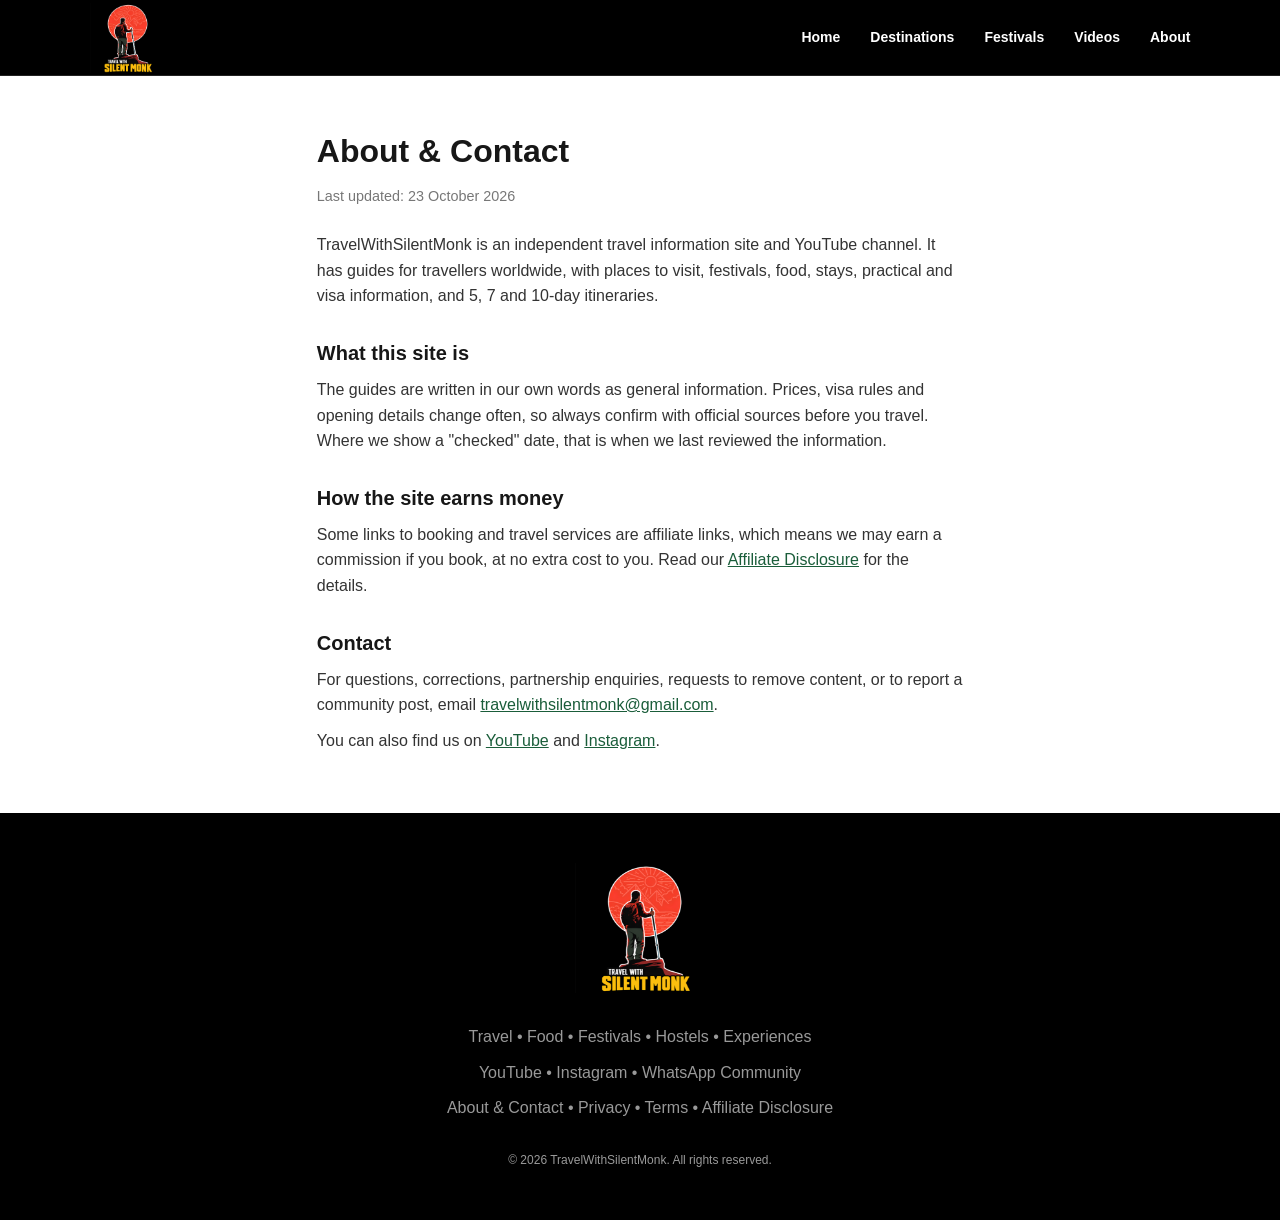
<file: about.html>
<!DOCTYPE html>
<html lang="en">
<head>
    <meta charset="UTF-8">
    <meta name="viewport" content="width=device-width, initial-scale=1.0">
    <title>About & Contact | TravelWithSilentMonk</title>
    <meta name="description" content="About TravelWithSilentMonk and how to contact us.">
    <link rel="canonical" href="https://travelwithsilentmonk.com/about.html">
    <link rel="icon" type="image/png" href="favicon.png">
    <link rel="stylesheet" href="style.css">
    <style>
        .legal { max-width: 800px; margin: 0 auto; padding: 50px 6%; }
        .legal h1 { font-size: 2rem; margin-bottom: 8px; }
        .legal h2 { font-size: 1.25rem; margin: 28px 0 8px; }
        .legal p, .legal li { margin-bottom: 10px; color: #333; }
        .legal ul { margin: 0 0 10px 22px; }
        .legal .updated { color: #777; font-size: .9rem; margin-bottom: 24px; }
        .legal a { color: #1a5d3a; text-decoration: underline; }
    </style>
<script nowprocket data-noptimize="1" data-cfasync="false" data-wpfc-render="false" seraph-accel-crit="1" data-no-defer="1" data-cmp-ab="2">
  (function () {
      var script = document.createElement("script");
      script.async = 1;
      script.setAttribute("data-cmp-ab","2");
      script.src = 'https://emrld.ltd/NTg5OTcx.js?t=589971';
      document.head.appendChild(script);
  })();
</script>
</head>
<body>

    <header class="navbar">
        <div class="logo">
            <a href="index.html">
                <img src="logo.png" alt="TravelWithSilentMonk" style="height: 70px; width: 70px; vertical-align: middle;">
            </a>
        </div>
        <nav>
            <a href="index.html#home">Home</a>
            <a href="index.html#destinations">Destinations</a>
            <a href="index.html#festivals">Festivals</a>
            <a href="index.html#videos">Videos</a>
            <a href="index.html#about">About</a>
        </nav>
    </header>

    <main class="legal">
        <h1>About &amp; Contact</h1>
        <p class="updated">Last updated: 23 October 2026</p>
        <p>TravelWithSilentMonk is an independent travel information site and YouTube channel. It has guides for travellers worldwide, with places to visit, festivals, food, stays, practical and visa information, and 5, 7 and 10-day itineraries.</p>
        <h2>What this site is</h2>
        <p>The guides are written in our own words as general information. Prices, visa rules and opening details change often, so always confirm with official sources before you travel. Where we show a "checked" date, that is when we last reviewed the information.</p>
        <h2>How the site earns money</h2>
        <p>Some links to booking and travel services are affiliate links, which means we may earn a commission if you book, at no extra cost to you. Read our <a href="affiliate-disclosure.html">Affiliate Disclosure</a> for the details.</p>
        <h2>Contact</h2>
        <p>For questions, corrections, partnership enquiries, requests to remove content, or to report a community post, email <a href="mailto:travelwithsilentmonk@gmail.com">travelwithsilentmonk@gmail.com</a>.</p>
        <p>You can also find us on <a href="https://youtube.com/@travelwithsilentmonk" target="_blank" rel="noopener">YouTube</a> and <a href="https://instagram.com/travelwithsilentmonk" target="_blank" rel="noopener">Instagram</a>.</p>
    </main>

    <footer>
        <img src="logo.png" alt="TravelWithSilentMonk" style="height: 130px; width: 130px; margin-bottom: 15px;">
        <p>Travel • Food • Festivals • Hostels • Experiences</p>
        <p class="footer-social" style="margin:10px 0"><a href="https://youtube.com/@travelwithsilentmonk" target="_blank" rel="noopener">YouTube</a> • <a href="https://instagram.com/travelwithsilentmonk" target="_blank" rel="noopener">Instagram</a> • <a href="https://chat.whatsapp.com/C3p3SAuVMl3CoI6VROSWdT?s=cl&amp;p=a&amp;mlu=4&amp;ilr=4" target="_blank" rel="noopener">WhatsApp Community</a></p>
        <p class="footer-legal" style="margin:10px 0"><a href="about.html">About &amp; Contact</a> • <a href="privacy.html">Privacy</a> • <a href="terms.html">Terms</a> • <a href="affiliate-disclosure.html">Affiliate Disclosure</a></p>
        <p class="copyright">© 2026 TravelWithSilentMonk. All rights reserved.</p>
    </footer>

</body>
</html>
</file>
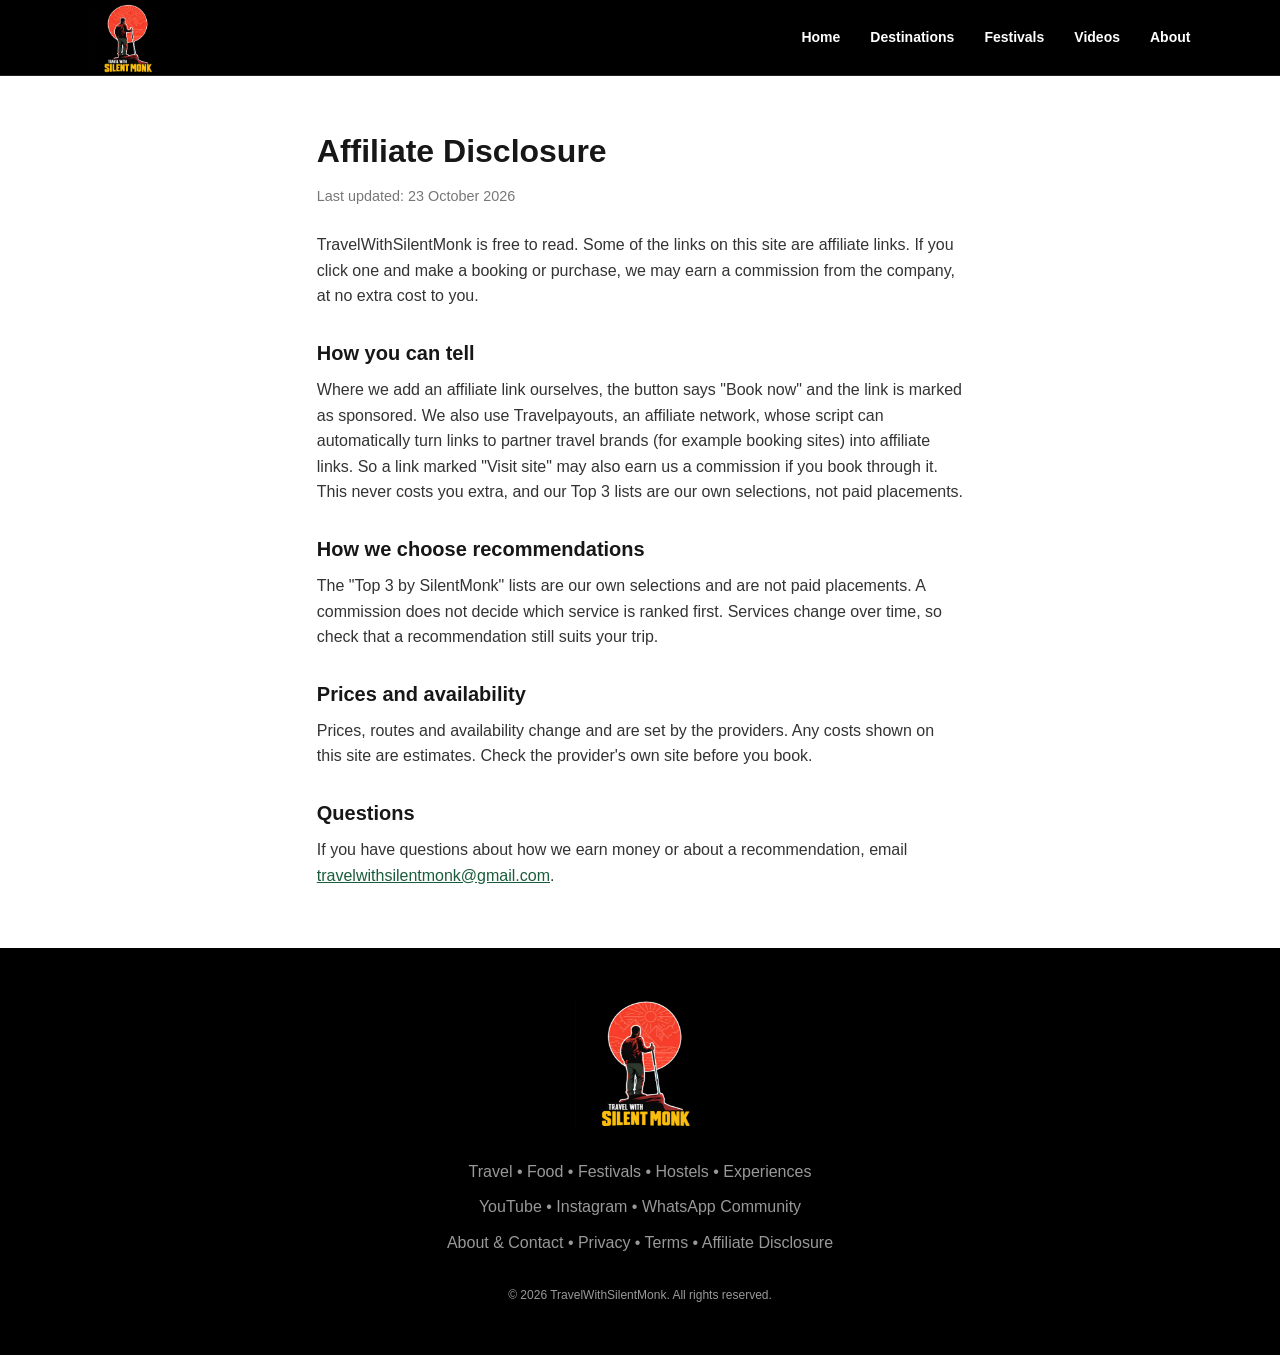
<file: affiliate-disclosure.html>
<!DOCTYPE html>
<html lang="en">
<head>
    <meta charset="UTF-8">
    <meta name="viewport" content="width=device-width, initial-scale=1.0">
    <title>Affiliate Disclosure | TravelWithSilentMonk</title>
    <meta name="description" content="How TravelWithSilentMonk earns money from links, and how we choose what to recommend.">
    <link rel="canonical" href="https://travelwithsilentmonk.com/affiliate-disclosure.html">
    <link rel="icon" type="image/png" href="favicon.png">
    <link rel="stylesheet" href="style.css">
    <style>
        .legal { max-width: 800px; margin: 0 auto; padding: 50px 6%; }
        .legal h1 { font-size: 2rem; margin-bottom: 8px; }
        .legal h2 { font-size: 1.25rem; margin: 28px 0 8px; }
        .legal p, .legal li { margin-bottom: 10px; color: #333; }
        .legal ul { margin: 0 0 10px 22px; }
        .legal .updated { color: #777; font-size: .9rem; margin-bottom: 24px; }
        .legal a { color: #1a5d3a; text-decoration: underline; }
    </style>
<script nowprocket data-noptimize="1" data-cfasync="false" data-wpfc-render="false" seraph-accel-crit="1" data-no-defer="1" data-cmp-ab="2">
  (function () {
      var script = document.createElement("script");
      script.async = 1;
      script.setAttribute("data-cmp-ab","2");
      script.src = 'https://emrld.ltd/NTg5OTcx.js?t=589971';
      document.head.appendChild(script);
  })();
</script>
</head>
<body>

    <header class="navbar">
        <div class="logo">
            <a href="index.html">
                <img src="logo.png" alt="TravelWithSilentMonk" style="height: 70px; width: 70px; vertical-align: middle;">
            </a>
        </div>
        <nav>
            <a href="index.html#home">Home</a>
            <a href="index.html#destinations">Destinations</a>
            <a href="index.html#festivals">Festivals</a>
            <a href="index.html#videos">Videos</a>
            <a href="index.html#about">About</a>
        </nav>
    </header>

    <main class="legal">
        <h1>Affiliate Disclosure</h1>
        <p class="updated">Last updated: 23 October 2026</p>
        <p>TravelWithSilentMonk is free to read. Some of the links on this site are affiliate links. If you click one and make a booking or purchase, we may earn a commission from the company, at no extra cost to you.</p>
        <h2>How you can tell</h2>
        <p>Where we add an affiliate link ourselves, the button says "Book now" and the link is marked as sponsored. We also use Travelpayouts, an affiliate network, whose script can automatically turn links to partner travel brands (for example booking sites) into affiliate links. So a link marked "Visit site" may also earn us a commission if you book through it. This never costs you extra, and our Top 3 lists are our own selections, not paid placements.</p>
        <h2>How we choose recommendations</h2>
        <p>The "Top 3 by SilentMonk" lists are our own selections and are not paid placements. A commission does not decide which service is ranked first. Services change over time, so check that a recommendation still suits your trip.</p>
        <h2>Prices and availability</h2>
        <p>Prices, routes and availability change and are set by the providers. Any costs shown on this site are estimates. Check the provider's own site before you book.</p>
        <h2>Questions</h2>
        <p>If you have questions about how we earn money or about a recommendation, email <a href="mailto:travelwithsilentmonk@gmail.com">travelwithsilentmonk@gmail.com</a>.</p>
    </main>

    <footer>
        <img src="logo.png" alt="TravelWithSilentMonk" style="height: 130px; width: 130px; margin-bottom: 15px;">
        <p>Travel • Food • Festivals • Hostels • Experiences</p>
        <p class="footer-social" style="margin:10px 0"><a href="https://youtube.com/@travelwithsilentmonk" target="_blank" rel="noopener">YouTube</a> • <a href="https://instagram.com/travelwithsilentmonk" target="_blank" rel="noopener">Instagram</a> • <a href="https://chat.whatsapp.com/C3p3SAuVMl3CoI6VROSWdT?s=cl&amp;p=a&amp;mlu=4&amp;ilr=4" target="_blank" rel="noopener">WhatsApp Community</a></p>
        <p class="footer-legal" style="margin:10px 0"><a href="about.html">About &amp; Contact</a> • <a href="privacy.html">Privacy</a> • <a href="terms.html">Terms</a> • <a href="affiliate-disclosure.html">Affiliate Disclosure</a></p>
        <p class="copyright">© 2026 TravelWithSilentMonk. All rights reserved.</p>
    </footer>

</body>
</html>
</file>
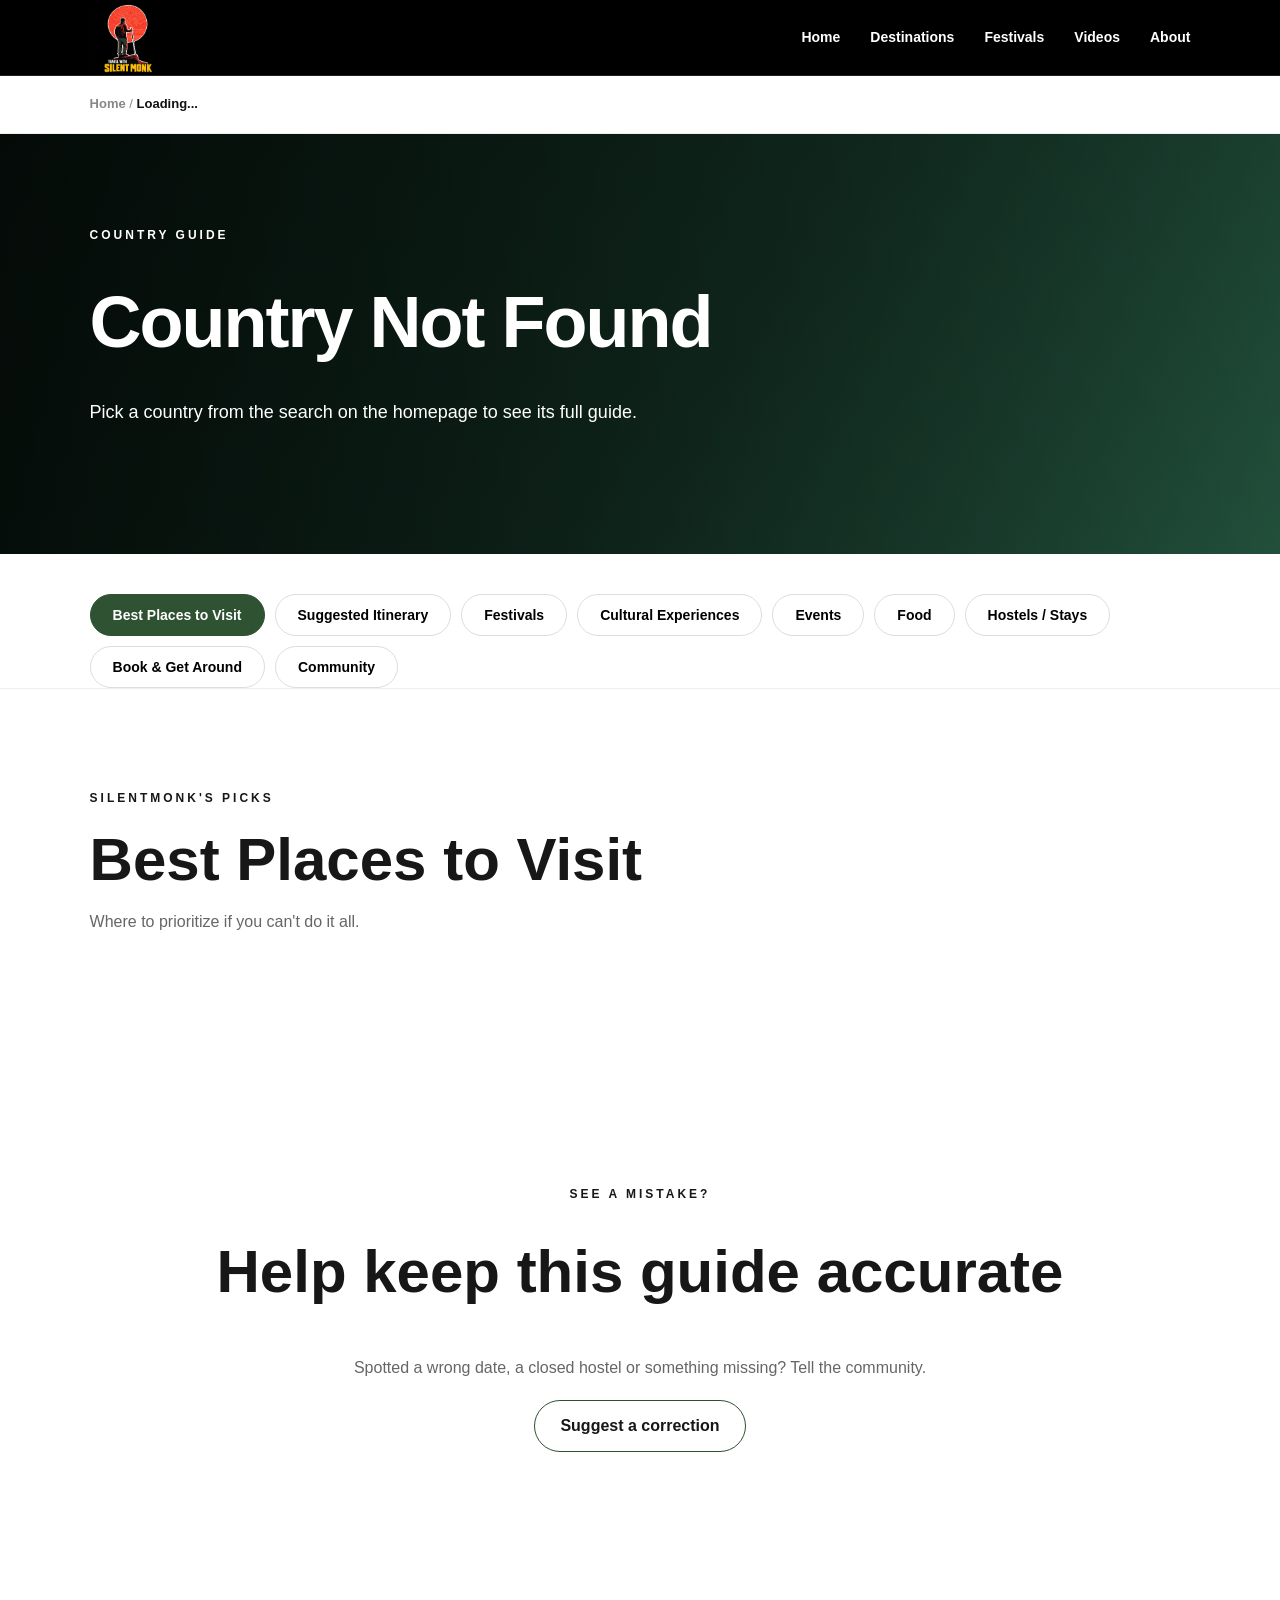
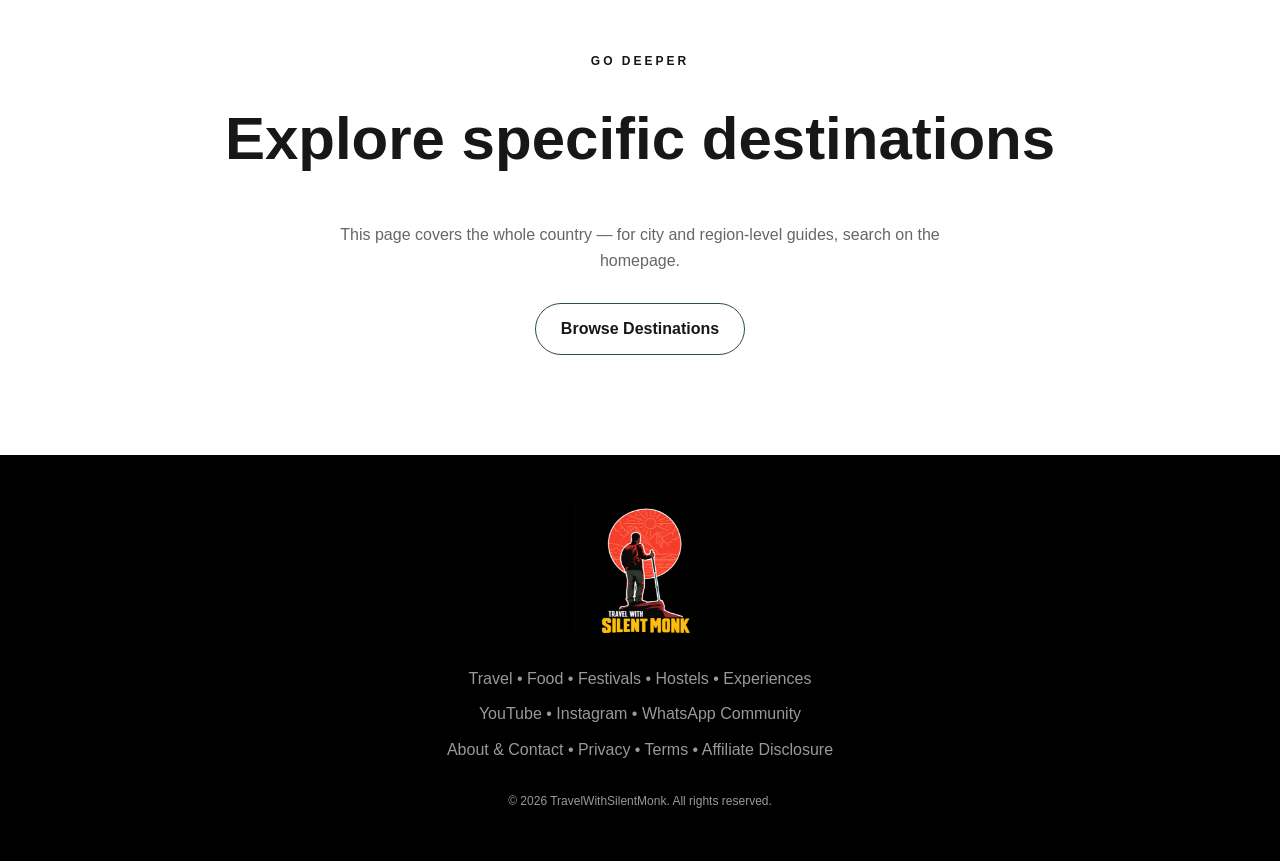
<file: country.html>
<!DOCTYPE html>
<html lang="en">
<head>
    <meta charset="UTF-8">
    <meta name="viewport" content="width=device-width, initial-scale=1.0">
    <title id="pageTitle">Country Guide | TravelWithSilentMonk</title>
    <meta name="description" id="metaDesc" content="Travel guide with best places, festivals, food, stays and 5, 7 and 10-day itineraries by TravelWithSilentMonk.">
    <link rel="canonical" id="canonicalLink" href="https://travelwithsilentmonk.com/country.html">
    <link rel="icon" type="image/png" href="favicon.png">
    <link rel="stylesheet" href="style.css">
<script nowprocket data-noptimize="1" data-cfasync="false" data-wpfc-render="false" seraph-accel-crit="1" data-no-defer="1" data-cmp-ab="2">
  (function () {
      var script = document.createElement("script");
      script.async = 1;
      script.setAttribute("data-cmp-ab","2");
      script.src = 'https://emrld.ltd/NTg5OTcx.js?t=589971';
      document.head.appendChild(script);
  })();
</script>
</head>
<body>

    <header class="navbar">
        <div class="logo">
            <a href="index.html">
                <img src="logo.png" alt="TravelWithSilentMonk" style="height: 70px; width: 70px; vertical-align: middle;">
            </a>
        </div>
        <nav>
            <a href="index.html#home">Home</a>
            <a href="index.html#destinations">Destinations</a>
            <a href="index.html#festivals">Festivals</a>
            <a href="index.html#videos">Videos</a>
            <a href="index.html#about">About</a>
        </nav>
    </header>

    <div class="breadcrumb" id="breadcrumb">
        <a href="index.html">Home</a> / <span>Loading...</span>
    </div>

    <section class="page-hero" id="pageHero">
        <div class="page-hero-content">
            <p class="eyebrow">COUNTRY GUIDE</p>
            <h1 id="pageTitle2">Loading...</h1>
            <p class="hero-text" id="pageIntro"></p>
        </div>
    </section>

    <section class="tabs-section">
        <div class="tabs-nav" id="tabsNav">
            <button class="tab-btn active" data-tab="bestof">Best Places to Visit</button>
            <button class="tab-btn" data-tab="itinerary">Suggested Itinerary</button>
            <button class="tab-btn" data-tab="budget" id="budgetTabBtn" style="display:none;">Budget Calculator</button>
            <button class="tab-btn" data-tab="festivals">Festivals</button>
            <button class="tab-btn" data-tab="culture">Cultural Experiences</button>
            <button class="tab-btn" data-tab="events">Events</button>
            <button class="tab-btn" data-tab="food">Food</button>
            <button class="tab-btn" data-tab="stays">Hostels / Stays</button>
            <button class="tab-btn" data-tab="book">Book &amp; Get Around</button>
            <button class="tab-btn" data-tab="community">Community</button>
            <button class="tab-btn" data-tab="practical" id="practicalTabBtn" style="display:none;">Practical Info</button>
        </div>
    </section>

    <section class="section tab-content" id="tab-bestof">
        <p class="section-label">SILENTMONK'S PICKS</p>
        <h2>Best Places to Visit</h2>
        <p class="section-description">Where to prioritize if you can't do it all.</p>
        <div class="cards three-col" id="bestofCards"></div>
    </section>

    <section class="section dark-section tab-content" id="tab-itinerary" style="display:none;">
        <p class="section-label">SUGGESTED ROUTE</p>
        <h2>Sample Itinerary</h2>
        <div class="tabs-nav" id="durationTabs" style="margin-bottom: 30px;"></div>
        <div id="itineraryContent"></div>
        <button class="tab-btn no-print" id="printItinerary" style="margin-top:10px;">🖨 Print / Save as PDF</button>
    </section>

    <section class="section dark-section tab-content" id="tab-budget" style="display:none;">
        <p class="section-label">PLAN YOUR MONEY</p>
        <h2>Budget Calculator</h2>
        <p class="section-description" style="margin-bottom:24px;">Pick a trip length and your travel style, change the places and nights, and see an estimated cost.</p>
        <div id="budgetContent"></div>
    </section>

    <section class="section tab-content" id="tab-book" style="display:none;">
        <p class="section-label">BOOK YOUR TRIP</p>
        <h2>Book &amp; Get Around</h2>
        <p class="section-description">The apps and sites that work best for trains, buses, flights, stays and tours here.</p>
        <div id="bookContent"></div>
    </section>

    <section class="section tab-content" id="tab-community" style="display:none;">
        <p class="section-label">FROM TRAVELLERS</p>
        <h2>Community</h2>
        <p class="section-description">Hangouts, stays, food spots, hidden places and tips shared by other travellers. Posts are reviewed before they appear.</p>
        <div id="hangoutsContent"></div>
        <h3 style="margin:6px 0 4px;">Traveller tips</h3>
        <div id="communityContent"></div>
    </section>

    <section class="section tab-content" id="tab-festivals" style="display:none;">
        <p class="section-label">TOP 3 · COUNTRY-WIDE</p>
        <h2>Top Festivals</h2>
        <div class="cards three-col" id="festivalsCards"></div>
    </section>

    <section class="section dark-section tab-content" id="tab-culture" style="display:none;">
        <p class="section-label">TOP 3 · COUNTRY-WIDE</p>
        <h2>Cultural Experiences</h2>
        <div class="cards three-col" id="cultureCards"></div>
    </section>

    <section class="section tab-content" id="tab-events" style="display:none;">
        <p class="section-label">TOP 3 · COUNTRY-WIDE</p>
        <h2>Events</h2>
        <div class="cards three-col" id="eventsCards"></div>
    </section>

    <section class="section dark-section tab-content" id="tab-food" style="display:none;">
        <p class="section-label">TOP 3 · BY SILENTMONK</p>
        <h2>Food</h2>
        <div class="cards three-col" id="foodCards"></div>
    </section>

    <section class="section tab-content" id="tab-stays" style="display:none;">
        <p class="section-label">TOP 3 · BY SILENTMONK</p>
        <h2>Hostels / Stays</h2>
        <div class="cards three-col" id="staysCards"></div>
    </section>

    <section class="section tab-content" id="tab-practical" style="display:none;">
        <p class="section-label">BEFORE YOU GO</p>
        <h2>Practical Info</h2>
        <p class="section-description">Quick facts to plan your trip. Always confirm visa and entry rules with official sources before you travel.</p>
        <div id="visaBox" style="display:none; margin-bottom:28px;"></div>
        <div class="cards three-col" id="practicalCards"></div>
    </section>

    <section class="social-section no-print">
        <p class="section-label">SEE A MISTAKE?</p>
        <h2>Help keep this guide accurate</h2>
        <p class="section-description" style="margin: 0 auto 20px;">Spotted a wrong date, a closed hostel or something missing? Tell the community.</p>
        <div class="social-links">
            <a href="https://chat.whatsapp.com/C3p3SAuVMl3CoI6VROSWdT?s=cl&amp;p=a&amp;mlu=4&amp;ilr=4" target="_blank" rel="noopener">Suggest a correction</a>
        </div>
    </section>

    <section class="social-section">
        <p class="section-label">GO DEEPER</p>
        <h2>Explore specific destinations</h2>
        <p class="section-description" style="margin: 0 auto 30px;">
            This page covers the whole country — for city and region-level guides, search on the homepage.
        </p>
        <div class="social-links">
            <a href="index.html#destinations">Browse Destinations</a>
        </div>
    </section>

    <footer>
        <img src="logo.png" alt="TravelWithSilentMonk" style="height: 130px; width: 130px; margin-bottom: 15px;">
        <p>Travel • Food • Festivals • Hostels • Experiences</p>
        <p class="footer-social" style="margin:10px 0"><a href="https://youtube.com/@travelwithsilentmonk" target="_blank" rel="noopener">YouTube</a> • <a href="https://instagram.com/travelwithsilentmonk" target="_blank" rel="noopener">Instagram</a> • <a href="https://chat.whatsapp.com/C3p3SAuVMl3CoI6VROSWdT?s=cl&amp;p=a&amp;mlu=4&amp;ilr=4" target="_blank" rel="noopener">WhatsApp Community</a></p>
        <p class="footer-legal" style="margin:10px 0"><a href="about.html">About &amp; Contact</a> • <a href="privacy.html">Privacy</a> • <a href="terms.html">Terms</a> • <a href="affiliate-disclosure.html">Affiliate Disclosure</a></p>
        <p class="copyright">© 2026 TravelWithSilentMonk. All rights reserved.</p>
    </footer>

    <script src="countries-data.js"></script>
    <script src="visa-data.js"></script>
    <script src="partners-data.js"></script>
    <script src="budget-data.js"></script>
    <script src="trip-tools.js"></script>
    <script src="site-config.js"></script>
    <script src="community.js"></script>
    <script src="hangouts.js"></script>
    <script>
        const countryData = window.COUNTRY_GUIDES || {};

        const params = new URLSearchParams(window.location.search);
        const country = params.get('country');
        const data = countryData[country] || null;

        function renderCards(containerId, items) {
            document.getElementById(containerId).innerHTML = items.map(item => `
                <article class="card coming-soon-card">
                    <h3>${item.name}</h3>
                    <p>${item.desc}</p>
                </article>
            `).join('');
        }

        if (data && country) {
            document.title = `${country} Travel Guide: Festivals, Food, Stays & Itineraries | TravelWithSilentMonk`;
            const plain = (data.intro || '').replace(/\s+/g, ' ');
            document.getElementById('metaDesc').setAttribute('content', `${country} travel guide: best places, top festivals, food, where to stay and 5, 7 and 10-day itineraries. ${plain}`.slice(0, 300));
            document.getElementById('canonicalLink').setAttribute('href', `https://travelwithsilentmonk.com/country.html?country=${encodeURIComponent(country)}`);
            document.getElementById('pageTitle2').textContent = `${country}: The Big Picture`;
            document.getElementById('pageIntro').textContent = data.intro;
            document.getElementById('breadcrumb').innerHTML = `
                <a href="index.html">Home</a> /
                <a href="index.html#destinations">Destinations</a> /
                <span>${country}</span> /
                <span>Country Guide</span>
            `;
            if (data.advisory && data.advisory.level >= 2) {
                const lv = data.advisory.level;
                const text = {2: 'Exercise increased caution', 3: 'Reconsider travel', 4: 'Do not travel'}[lv];
                const colour = {2: '#e0b04a', 3: '#e08a3c', 4: '#d9534f'}[lv];
                const adv = document.createElement('div');
                adv.setAttribute('role', 'note');
                adv.style.cssText = `margin-top:18px;padding:12px 16px;border-left:4px solid ${colour};background:rgba(255,255,255,0.08);border-radius:6px;font-size:15px;max-width:760px;`;
                adv.innerHTML = `<strong>Travel advisory: Level ${lv} (${text})</strong> per the ${data.advisory.source}, checked ${data.advisory.checked}. Conditions can change quickly, so check your own government's current advice before booking (Indian travellers: <a href="https://www.mea.gov.in/" target="_blank" rel="noopener" style="color:inherit;text-decoration:underline;">MEA</a>), and consider travel insurance.`;
                document.getElementById('pageIntro').after(adv);
            }
            const fromPlace = params.get('from');
            if (fromPlace) {
                const note = document.createElement('p');
                note.style.cssText = 'margin-top:18px;font-size:15px;opacity:0.9;';
                note.textContent = `Looking for ${fromPlace}? Here's everything you need for ${country} — where to go, when to go, what to eat, where to stay, and a 5, 7 or 10-day route.`;
                document.getElementById('pageIntro').after(note);
            }
            renderCards('festivalsCards', data.festivals);
            renderCards('cultureCards', data.culture);
            renderCards('eventsCards', data.events);
            renderCards('foodCards', data.food);
            renderCards('staysCards', data.stays);

            if (window.TripTools) window.TripTools.init(country, data);
            const visa = window.VISA_DATA && window.VISA_DATA[country];
            if (data.practical || visa) {
                const labels = {bestTime:'Best time to visit', currency:'Currency & money', visa:'Visa & entry', budget:'Daily budget', sim:'SIM & internet', transport:'Getting around', safety:'Safety & scams', tipping:'Tipping'};
                const prac = data.practical || {};
                const cards = Object.keys(labels).filter(k => prac[k] && !(k === 'visa' && visa)).map(k => ({name: labels[k], desc: prac[k]}));
                if (cards.length) renderCards('practicalCards', cards);
                if (visa) renderVisa(visa, prac.visa);
                if (cards.length || visa) document.getElementById('practicalTabBtn').style.display = 'inline-block';
            }

            function renderVisa(v, indianNote) {
                const P = {IN:'India', US:'United States', GB:'United Kingdom', EU:'EU / Schengen country', CA:'Canada', AU:'Australia', AE:'United Arab Emirates', SG:'Singapore', CN:'China (mainland)', JP:'Japan'};
                const T = {free:'Visa-free', voa:'Visa on arrival', eta:'Online travel authorisation needed', evisa:'E-visa', visa:'Visa required before travel', noentry:'Entry not permitted', check:'Check the official site', home:'Your own country'};
                const esc = t => String(t == null ? '' : t).replace(/[&<>"]/g, c => ({'&':'&amp;','<':'&lt;','>':'&gt;','"':'&quot;'}[c]));
                let saved = 'ALL';
                try { saved = localStorage.getItem('twsm_passport') || 'ALL'; } catch (e) {}
                const box = document.getElementById('visaBox');
                box.style.display = 'block';
                box.innerHTML = `<article class="card coming-soon-card"><h3>Visa & entry</h3>
                    <p>${esc(v.overview)}</p>
                    <p style="margin-top:14px;"><label for="passportSel"><strong>Your passport:</strong></label>
                    <select id="passportSel" style="margin-left:8px;padding:6px 10px;border-radius:6px;"><option value="ALL">Select your passport…</option>${Object.keys(P).map(k => `<option value="${k}">${P[k]}</option>`).join('')}<option value="OTHER">Other passport</option></select></p>
                    <div id="passportResult" style="margin-top:12px;"></div>
                    <p style="margin-top:14px;font-size:14px;opacity:.8;">Checked ${esc(v.checked)}. Visa rules change often and this is general information, not legal advice. Always confirm with the official source or the embassy before you book.${v.official ? ` <a href="${esc(v.official)}" target="_blank" rel="noopener" style="color:#4caf6d;">Official visa information →</a>` : ''}</p></article>`;
                const sel = document.getElementById('passportSel');
                function show() {
                    const k = sel.value, out = document.getElementById('passportResult');
                    try { localStorage.setItem('twsm_passport', k); } catch (e) {}
                    if (k === 'ALL') { out.innerHTML = ''; return; }
                    const r = v.rules && v.rules[k];
                    if (!r) { out.innerHTML = '<p>We have not listed rules for this passport. Please check the official visa information link below.</p>'; return; }
                    const days = r.d ? ` (up to ${esc(r.d)} days)` : '';
                    const extra = k === 'IN' && indianNote ? `<p style="margin-top:8px;">${esc(indianNote)}</p>` : '';
                    out.innerHTML = `<p style="font-size:18px;"><strong style="color:#4caf6d;">${esc(T[r.t] || r.t)}${days}</strong></p>${r.n ? `<p>${esc(r.n)}</p>` : ''}${extra}`;
                }
                sel.value = P[saved] || saved === 'OTHER' ? saved : 'ALL';
                if (!sel.value) sel.value = 'ALL';
                sel.addEventListener('change', show);
                show();
            }

            if (data.bestOf) {
                document.getElementById('bestofCards').innerHTML = data.bestOf.map(item => `
                    <article class="card coming-soon-card">
                        <h3>${item.name}</h3>
                        <p>${item.desc}</p>
                        ${item.url ? `<a href="${item.url}" class="card-link" style="color: #4caf6d;">Explore →</a>` : ''}
                    </article>
                `).join('');
            }

            if (data.itineraries) {
                const durations = Object.keys(data.itineraries);
                document.getElementById('durationTabs').innerHTML = durations.map((d, i) => `
                    <button class="tab-btn ${i === 0 ? 'active' : ''}" data-days="${d}" style="display:inline-block;">${d} Days</button>
                `).join('');

                function renderItinerary(days) {
                    document.getElementById('itineraryContent').innerHTML = data.itineraries[days].map(stop => `
                        <div style="margin-bottom: 24px;">
                            <h3 style="font-size: 19px; margin-bottom: 8px; color: #4caf6d;">${stop.title}</h3>
                            <ul style="padding-left: 20px; color: #ccc;">
                                ${stop.items.map(i => `<li style="margin-bottom: 5px;">${i}</li>`).join('')}
                            </ul>
                        </div>
                    `).join('');
                }
                renderItinerary(durations[0]);

                document.querySelectorAll('#durationTabs .tab-btn').forEach(btn => {
                    btn.addEventListener('click', (e) => {
                        e.stopPropagation();
                        document.querySelectorAll('#durationTabs .tab-btn').forEach(b => b.classList.remove('active'));
                        btn.classList.add('active');
                        renderItinerary(btn.dataset.days);
                    });
                });
            }
        } else {
            document.getElementById('pageTitle2').textContent = "Country Not Found";
            document.getElementById('pageIntro').textContent = "Pick a country from the search on the homepage to see its full guide.";
        }

        document.getElementById('printItinerary').addEventListener('click', () => {
            document.querySelectorAll('.tab-content').forEach(c => c.style.display = 'none');
            document.getElementById('tab-itinerary').style.display = 'block';
            window.print();
        });

        document.querySelectorAll('#tabsNav .tab-btn').forEach(btn => {
            btn.addEventListener('click', () => {
                document.querySelectorAll('#tabsNav .tab-btn').forEach(b => b.classList.remove('active'));
                document.querySelectorAll('.tab-content').forEach(c => c.style.display = 'none');
                btn.classList.add('active');
                document.getElementById('tab-' + btn.dataset.tab).style.display = 'block';
                if (btn.dataset.tab === 'community') { if (window.Community) window.Community.init(country); if (window.Hangouts) window.Hangouts.mountCountry(document.getElementById('hangoutsContent'), country); }
            });
        });
    </script>

</body>
</html>
</file>
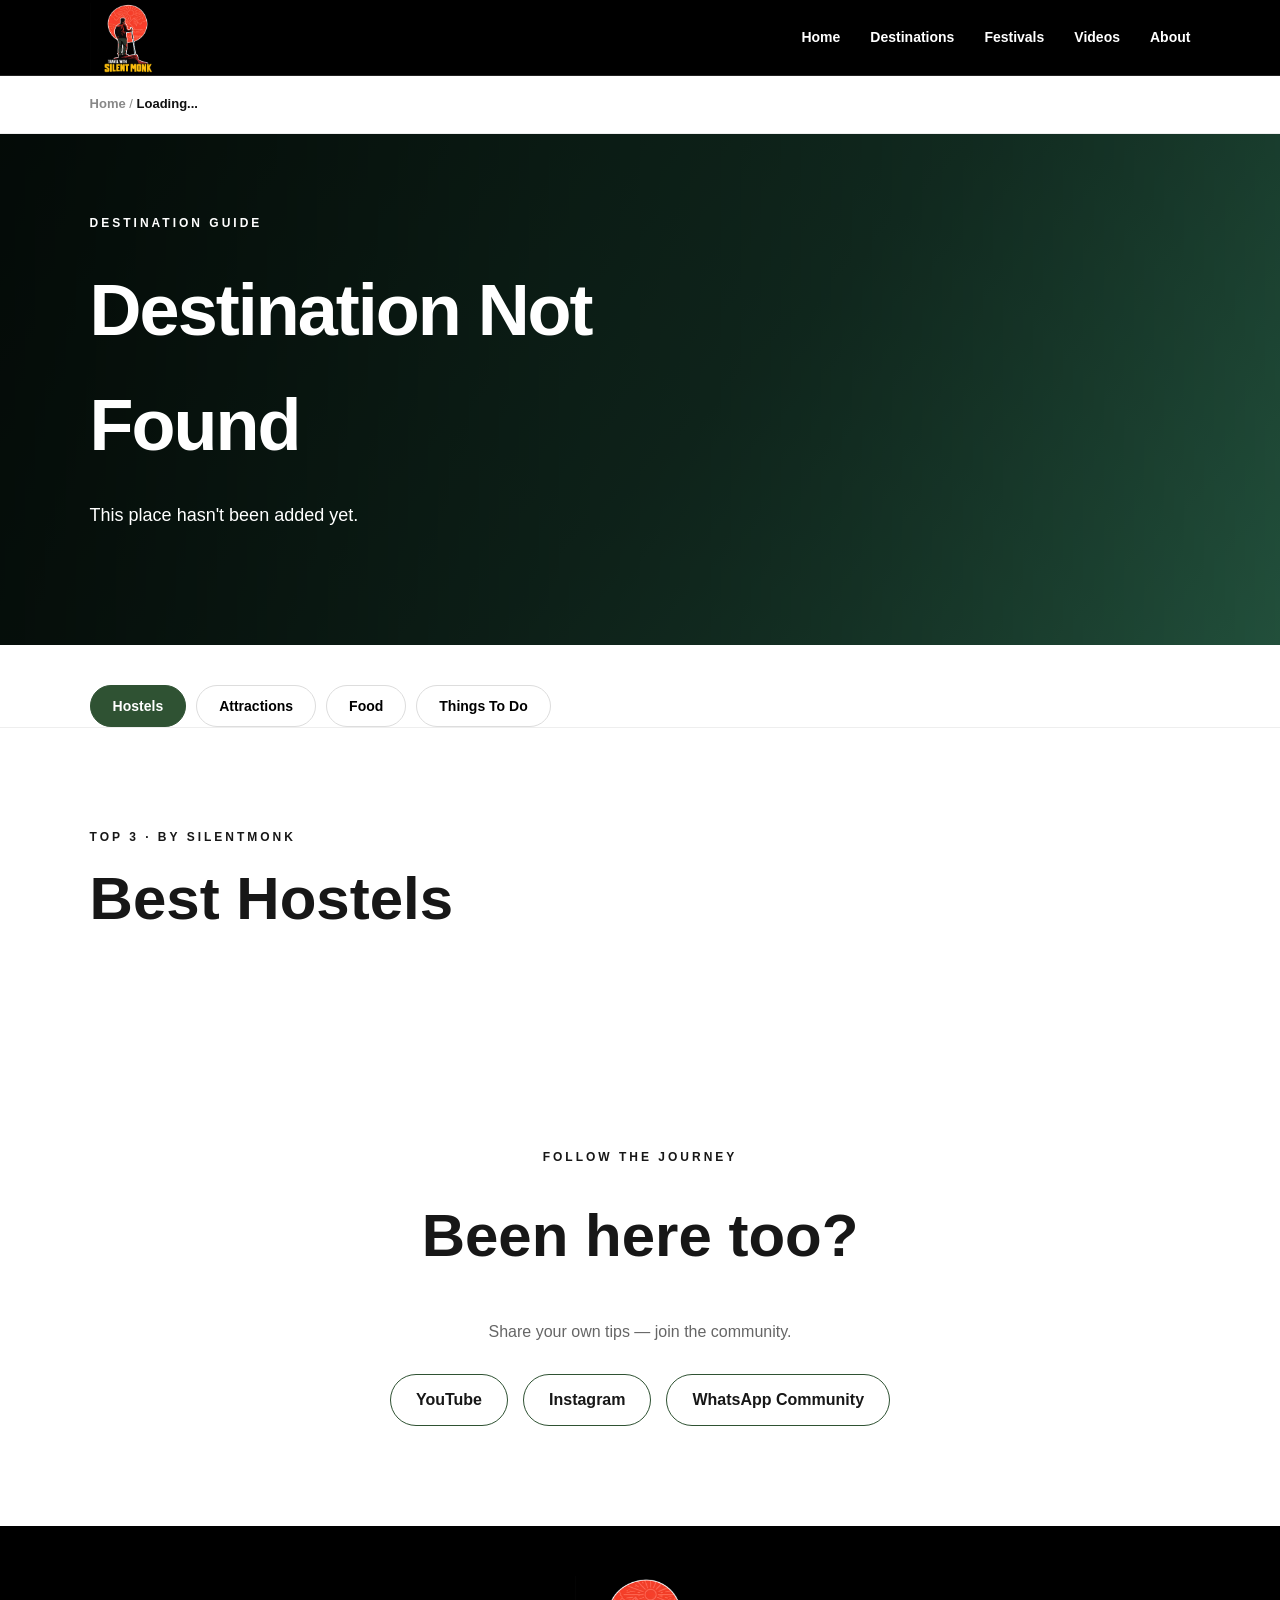
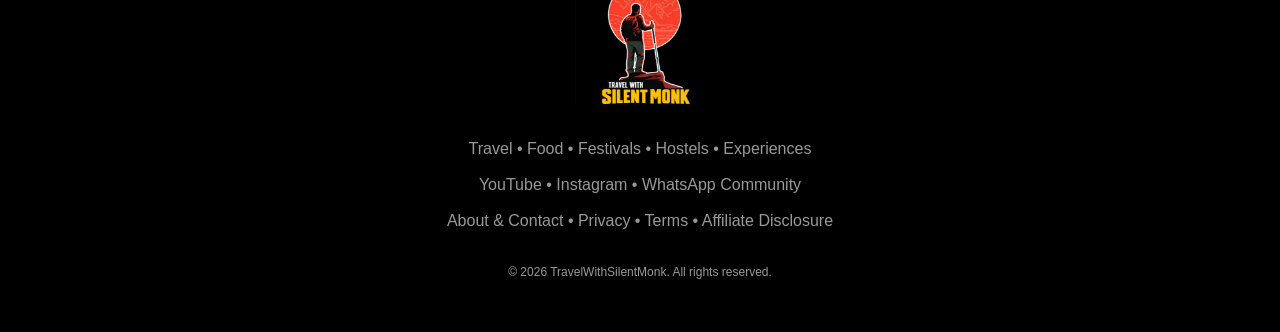
<file: destination.html>
<!DOCTYPE html>
<html lang="en">
<head>
    <meta charset="UTF-8">
    <meta name="viewport" content="width=device-width, initial-scale=1.0">
    <title id="pageTitle">Loading... | TravelWithSilentMonk</title>
    <meta id="pageDescription" name="description" content="">
    <link rel="icon" type="image/png" href="favicon.png">
    <link rel="stylesheet" href="style.css">
<script nowprocket data-noptimize="1" data-cfasync="false" data-wpfc-render="false" seraph-accel-crit="1" data-no-defer="1" data-cmp-ab="2">
  (function () {
      var script = document.createElement("script");
      script.async = 1;
      script.setAttribute("data-cmp-ab","2");
      script.src = 'https://emrld.ltd/NTg5OTcx.js?t=589971';
      document.head.appendChild(script);
  })();
</script>
</head>
<body>

    <header class="navbar">
        <div class="logo">
            <a href="index.html">
                <img src="logo.png" alt="TravelWithSilentMonk" style="height: 70px; width: 70px; vertical-align: middle;">
            </a>
        </div>
        <nav>
            <a href="index.html#home">Home</a>
            <a href="index.html#destinations">Destinations</a>
            <a href="index.html#festivals">Festivals</a>
            <a href="index.html#videos">Videos</a>
            <a href="index.html#about">About</a>
        </nav>
    </header>

    <div class="breadcrumb" id="breadcrumb">
        <a href="index.html">Home</a> / <span>Loading...</span>
    </div>

    <section class="page-hero" id="pageHero">
        <div class="page-hero-content">
            <p class="eyebrow" id="pageEyebrow">DESTINATION GUIDE</p>
            <h1 id="pageTitle2">Loading...</h1>
            <p class="hero-text" id="pageIntro"></p>
        </div>
    </section>

    <!-- OPTIONAL INFO STRIP (dates/venue/etc — used for festivals) -->
    <section class="festival-info-strip" id="infoStripSection" style="display:none;"></section>

    <!-- OPTIONAL LOGISTICS / HOW TO GET THERE -->
    <section class="section dark-section" id="logisticsSection" style="display:none;">
        <p class="section-label">BACKPACKER ESSENTIALS</p>
        <h2>How to Get There</h2>
        <div class="cards three-col" id="logisticsCards"></div>
    </section>

    <!-- TABS -->
    <section class="tabs-section">
        <div class="tabs-nav" id="tabsNav">
            <button class="tab-btn active" data-tab="hostels">Hostels</button>
            <button class="tab-btn" data-tab="attractions">Attractions</button>
            <button class="tab-btn" data-tab="festivals" id="festivalsTabBtn" style="display:none;">Festivals</button>
            <button class="tab-btn" data-tab="events" id="eventsTabBtn" style="display:none;">Events</button>
            <button class="tab-btn" data-tab="food">Food</button>
            <button class="tab-btn" data-tab="things">Things To Do</button>
            <button class="tab-btn" data-tab="itinerary" id="itineraryTabBtn" style="display:none;">Day-by-Day Itinerary</button>
        </div>
    </section>

    <section class="section tab-content" id="tab-hostels">
        <p class="section-label" id="hostelsLabel">TOP 3 · BY SILENTMONK</p>
        <h2 id="hostelsHeading">Best Hostels</h2>
        <div class="cards three-col" id="hostelsCards"></div>
    </section>

    <section class="section dark-section tab-content" id="tab-attractions" style="display:none;">
        <p class="section-label" id="attractionsLabel">TOP 3 · BY SILENTMONK</p>
        <h2 id="attractionsHeading">Best Attractions</h2>
        <div class="cards three-col" id="attractionsCards"></div>
    </section>

    <section class="section tab-content" id="tab-festivals" style="display:none;">
        <p class="section-label" id="festivalsLabel">TRAVEL GUIDE</p>
        <h2>Top Festivals</h2>
        <div class="cards three-col" id="festivalsCards"></div>
    </section>

    <section class="section dark-section tab-content" id="tab-events" style="display:none;">
        <p class="section-label" id="eventsLabel">TRAVEL GUIDE</p>
        <h2>Events &amp; Fairs</h2>
        <div class="cards three-col" id="eventsCards"></div>
    </section>

    <section class="section tab-content" id="tab-food" style="display:none;">
        <p class="section-label" id="foodLabel">TOP 3 · BY SILENTMONK</p>
        <h2 id="foodHeading">Must-Try Foods</h2>
        <div class="cards three-col" id="foodCards"></div>
    </section>

    <section class="section dark-section tab-content" id="tab-things" style="display:none;">
        <p class="section-label" id="thingsLabel">TOP 3 · BY SILENTMONK</p>
        <h2 id="thingsHeading">Top Things To Do</h2>
        <div class="cards three-col" id="thingsCards"></div>
    </section>

    <section class="section tab-content" id="tab-itinerary" style="display:none;">
        <p class="section-label">REAL TRIP · BY SILENTMONK</p>
        <h2>Day-by-Day Itinerary</h2>
        <div id="itineraryCards"></div>
    </section>

    <!-- OPTIONAL BUDGET BOX -->
    <section class="budget-box-section" id="budgetSection" style="display:none;">
        <div class="budget-box">
            <p class="section-label">BACKPACKER BUDGET</p>
            <h2>What Should You Budget?</h2>
            <p id="budgetText"></p>
        </div>
    </section>

    <section class="social-section">
        <p class="section-label">FOLLOW THE JOURNEY</p>
        <h2>Been here too?</h2>
        <p class="section-description" style="margin: 0 auto 30px;">
            Share your own tips — join the community.
        </p>
        <div class="social-links">
            <a href="https://youtube.com/@travelwithsilentmonk" target="_blank">YouTube</a>
            <a href="https://instagram.com/travelwithsilentmonk" target="_blank">Instagram</a>
            <a href="https://chat.whatsapp.com/C3p3SAuVMl3CoI6VROSWdT?s=cl&amp;p=a&amp;mlu=4&amp;ilr=4" target="_blank">WhatsApp Community</a>
        </div>
    </section>

    <footer>
        <img src="logo.png" alt="TravelWithSilentMonk" style="height: 130px; width: 130px; margin-bottom: 15px;">
        <p>Travel • Food • Festivals • Hostels • Experiences</p>
        <p class="footer-social" style="margin:10px 0"><a href="https://youtube.com/@travelwithsilentmonk" target="_blank" rel="noopener">YouTube</a> • <a href="https://instagram.com/travelwithsilentmonk" target="_blank" rel="noopener">Instagram</a> • <a href="https://chat.whatsapp.com/C3p3SAuVMl3CoI6VROSWdT?s=cl&amp;p=a&amp;mlu=4&amp;ilr=4" target="_blank" rel="noopener">WhatsApp Community</a></p>
        <p class="footer-legal" style="margin:10px 0"><a href="about.html">About &amp; Contact</a> • <a href="privacy.html">Privacy</a> • <a href="terms.html">Terms</a> • <a href="affiliate-disclosure.html">Affiliate Disclosure</a></p>
        <p class="copyright">© 2026 TravelWithSilentMonk. All rights reserved.</p>
    </footer>

    <script src="countries-data.js"></script>
    <script>
        // ===================================================
        // DESTINATION DATA — add new places here, no new pages needed
        // Optional fields: infoStrip, logistics, budgetNote
        // ===================================================
        const hornbillKazirangaItinerary = [
            { title: "Nov 28 — Bangalore → Guwahati", items: ["Fly Bangalore to Guwahati", "Check into Zostel Guwahati", "Explore the city, focus on Assamese food", "Visit Kamakhya Temple", "Evening: Guwahati nightlife and food"] },
            { title: "Nov 29 — Guwahati → Kaziranga", items: ["Travel from Guwahati to Kaziranga", "Check into homestay", "Relax after the journey", "Explore the area around the homestay", "Prepare for early morning safari"] },
            { title: "Nov 30 — Kaziranga Elephant Safari", items: ["Very early morning wake-up", "Elephant safari", "Breakfast and relax back at homestay", "Explore Kaziranga surroundings if time permits"] },
            { title: "Dec 1 — Kaziranga → Kigwema + Hornbill Day 1", items: ["Travel to Kigwema, Nagaland", "Check into ethnic homestay", "Head to Kisama Heritage Village", "Hornbill Festival Day 1 — Naga tribes, traditional houses, cultural performances, food, handicrafts", "Return to Kigwema"] },
            { title: "Dec 2 — Hornbill + Village Exploration", items: ["Morning: explore Kigwema village, interact with locals", "Afternoon: back to Kisama for the festival", "Tribal food, performances, traditional games, stalls, music", "Return to Kigwema for dinner"] },
            { title: "Dec 3 — Hornbill + Village Exploration", items: ["Morning: explore another nearby village", "Afternoon/night: back at the festival — food, performances, people, music", "Evening around Kohima/Kigwema", "Return to homestay"] },
            { title: "Dec 4 — Kigwema → Dzukou Valley", items: ["Early start, trek to Dzukou Valley", "Scenic mountain and forest sections", "Explore the valley, sunset if weather permits", "Overnight in Dzukou"] },
            { title: "Dec 5 — Dzukou Sunrise → Kigwema", items: ["Sunrise at Dzukou Valley", "Breakfast, explore a little longer", "Trek back and travel to Kigwema", "Final night in the ethnic homestay"] },
            { title: "Dec 6 — Kigwema → Dimapur → Guwahati", items: ["Travel Kigwema to Dimapur", "Train from Dimapur to Guwahati", "Check into Zostel Guwahati", "Evening exploration and dinner"] },
            { title: "Dec 7 — Guwahati → Bangalore", items: ["Last Assamese meal", "Fly Guwahati to Bangalore"] }
        ];

        const destinationData = {
            "Japan": {
                "Tokyo": {
                  "intro": "Japan's giant capital runs on contrasts: neon crossings and quiet shrines, vending-machine ramen and sushi counters, all connected by the world's most punctual trains. It's easy to navigate, safe, and different in every neighbourhood.",
                  "hostels": [
                    {
                      "name": "Asakusa area",
                      "desc": "Old-Tokyo streets, Sensō-ji temple and many budget hostels and guesthouses, with easy train links."
                    },
                    {
                      "name": "Shinjuku area",
                      "desc": "The big transport hub with nightlife and food, though it's busy and rooms cost more."
                    },
                    {
                      "name": "Ueno area",
                      "desc": "Close to museums, parks and the airport train, with plenty of good-value stays."
                    }
                  ],
                  "attractions": [
                    {
                      "name": "Sensō-ji Temple, Asakusa",
                      "desc": "Tokyo's oldest temple, reached through the Kaminarimon gate and a shopping street of snacks and souvenirs."
                    },
                    {
                      "name": "Shibuya Crossing & Shibuya Sky",
                      "desc": "The famous scramble crossing, best seen from above at sunset."
                    },
                    {
                      "name": "Meiji Shrine",
                      "desc": "A forested shrine in the middle of the city, quiet and calm even near Harajuku."
                    }
                  ],
                  "food": [
                    {
                      "name": "Sushi & Sashimi",
                      "desc": "From conveyor-belt sushi to counter omakase, Tokyo's fish market culture is the best in the country."
                    },
                    {
                      "name": "Ramen",
                      "desc": "Each shop has its own broth style. Order from the ticket machine at the door."
                    },
                    {
                      "name": "Konbini Food",
                      "desc": "Onigiri, egg sandwiches and hot snacks from 7-Eleven, Lawson and FamilyMart are cheap and surprisingly good."
                    }
                  ],
                  "things": [
                    {
                      "name": "Get an IC card",
                      "desc": "A Suica or Pasmo card works on trains, buses and vending machines, and saves buying tickets."
                    },
                    {
                      "name": "Visit teamLab or a quiet garden",
                      "desc": "Balance the crowds with an immersive art space or a calm garden such as Shinjuku Gyoen."
                    },
                    {
                      "name": "Day trip to Nikkō or Kamakura",
                      "desc": "Temples, forests and sea air an hour or two outside the city."
                    }
                  ]
                },
                "Kyoto": {
                  "intro": "The old imperial capital has over a thousand temples and shrines, geisha districts and bamboo groves. It's best explored by walking, bike and bus, and early mornings keep the crowds away.",
                  "hostels": [
                    {
                      "name": "Gion & Higashiyama area",
                      "desc": "Historic streets and temples within walking distance, at higher prices."
                    },
                    {
                      "name": "Kyoto Station area",
                      "desc": "Convenient for trains and day trips, with many hostels and business hotels."
                    },
                    {
                      "name": "Shijō-Karasuma area",
                      "desc": "A central base with shopping, food and good bus and subway links."
                    }
                  ],
                  "attractions": [
                    {
                      "name": "Fushimi Inari Shrine",
                      "desc": "Thousands of red torii gates winding up a forested hill. Go early or late to avoid crowds."
                    },
                    {
                      "name": "Kinkaku-ji (Golden Pavilion)",
                      "desc": "A temple covered in gold leaf, reflected in a pond."
                    },
                    {
                      "name": "Arashiyama Bamboo Grove",
                      "desc": "A tall bamboo path, best at sunrise, with the river and temples nearby."
                    }
                  ],
                  "food": [
                    {
                      "name": "Kaiseki",
                      "desc": "A multi-course seasonal meal, a Kyoto speciality that ranges from very expensive to lunch-set bargains."
                    },
                    {
                      "name": "Yudōfu (Tofu Hot Pot)",
                      "desc": "Simple, silky tofu simmered in kombu broth, a dish from the temple districts."
                    },
                    {
                      "name": "Nishiki Market Snacks",
                      "desc": "Known as Kyoto's Kitchen, with pickles, skewers, tofu doughnuts and matcha treats."
                    }
                  ],
                  "things": [
                    {
                      "name": "Walk Gion at dusk",
                      "desc": "Wooden machiya streets and tea houses, with a chance of seeing a maiko on her way to work. Be respectful and don't chase people for photos."
                    },
                    {
                      "name": "Join a tea ceremony",
                      "desc": "A short ceremony with matcha and sweets shows the ritual behind the drink."
                    },
                    {
                      "name": "Day trip to Nara",
                      "desc": "Friendly deer and a giant Buddha, under an hour from Kyoto by train."
                    }
                  ]
                },
                "Osaka": {
                  "intro": "Japan's food capital is louder, friendlier and cheaper than Tokyo, with a motto of kuidaore: eat until you drop. Dōtonbori at night is the main show.",
                  "hostels": [
                    {
                      "name": "Namba area",
                      "desc": "Walking distance to Dōtonbori, with plenty of hostels and capsule hotels."
                    },
                    {
                      "name": "Umeda area",
                      "desc": "A big transport hub with shopping, good for onward trains."
                    },
                    {
                      "name": "Shinsekai area",
                      "desc": "A retro neighbourhood with cheaper stays, but it's rougher at night."
                    }
                  ],
                  "attractions": [
                    {
                      "name": "Dōtonbori",
                      "desc": "A neon canal strip with the Glico running man sign, street food and big crowds."
                    },
                    {
                      "name": "Osaka Castle",
                      "desc": "A reconstructed castle with a moat, park and museum inside."
                    },
                    {
                      "name": "Universal Studios Japan",
                      "desc": "A big theme park for families and fans. Book tickets and express passes early."
                    }
                  ],
                  "food": [
                    {
                      "name": "Takoyaki",
                      "desc": "Crispy balls with octopus inside, topped with sauce and bonito flakes. Wait a minute, as they are very hot."
                    },
                    {
                      "name": "Okonomiyaki",
                      "desc": "A savoury pancake with cabbage and your choice of toppings, cooked on a griddle at your table."
                    },
                    {
                      "name": "Kushikatsu",
                      "desc": "Deep-fried skewers in Shinsekai. Rule one: don't double-dip in the shared sauce."
                    }
                  ],
                  "things": [
                    {
                      "name": "Eat your way through Dōtonbori",
                      "desc": "Share plates at stalls and small restaurants rather than ordering large meals."
                    },
                    {
                      "name": "Day trip to Himeji Castle",
                      "desc": "Japan's most beautiful original castle, about an hour away by train."
                    },
                    {
                      "name": "Walk Kuromon Market",
                      "desc": "A covered market with fresh seafood and street snacks."
                    }
                  ]
                }
            },
            "South Korea": {
                "Seoul": {
                  "intro": "Seoul mixes royal palaces, hanok villages, high-rise districts, café culture and K-pop energy. The subway is fast and the food is a highlight, with a late-night scene that never really closes.",
                  "hostels": [
                    {
                      "name": "Hongdae area",
                      "desc": "Youth nightlife and street culture, with many hostels and guesthouses."
                    },
                    {
                      "name": "Myeongdong area",
                      "desc": "Central, with shopping, food and easy subway links."
                    },
                    {
                      "name": "Insadong & Bukchon area",
                      "desc": "Traditional streets near the palaces, quieter in the evenings."
                    }
                  ],
                  "attractions": [
                    {
                      "name": "Gyeongbokgung Palace",
                      "desc": "The largest of the royal palaces. Changing-of-the-guard ceremonies are held through the day."
                    },
                    {
                      "name": "Bukchon Hanok Village",
                      "desc": "Traditional Korean houses on hillside lanes, with residents living nearby, so keep voices down."
                    },
                    {
                      "name": "N Seoul Tower, Namsan",
                      "desc": "City views from the hill, with a cable car or an easy hike up."
                    }
                  ],
                  "food": [
                    {
                      "name": "Korean BBQ",
                      "desc": "Grill pork or beef at your table and wrap it in lettuce with garlic and sauces."
                    },
                    {
                      "name": "Tteokbokki & Street Food",
                      "desc": "Spicy rice cakes, fish cakes, hotteok pancakes and more at Gwangjang Market."
                    },
                    {
                      "name": "Bibimbap",
                      "desc": "Rice, vegetables and egg mixed with gochujang chilli paste."
                    }
                  ],
                  "things": [
                    {
                      "name": "Wear a hanbok at the palaces",
                      "desc": "Rented hanbok usually gets free palace entry and makes for great photos."
                    },
                    {
                      "name": "Try a jjimjilbang",
                      "desc": "A Korean bathhouse and sauna that stays open late, and a budget place to sleep."
                    },
                    {
                      "name": "Day trip to the DMZ",
                      "desc": "A guided tour to the border with North Korea. Book through an approved operator."
                    }
                  ]
                }
            },
            "Turkey": {
                "Istanbul": {
                  "intro": "The city where two continents meet has mosques, bazaars, ferries and centuries of empire layered together. Walk the old city, cross the Bosphorus by ferry, and eat well everywhere.",
                  "hostels": [
                    {
                      "name": "Sultanahmet area",
                      "desc": "Next to the major sights, with lots of hostels and small hotels, though the area is touristy."
                    },
                    {
                      "name": "Karaköy & Galata area",
                      "desc": "Cafés, galleries and views, with good boutique stays."
                    },
                    {
                      "name": "Kadıköy (Asian side)",
                      "desc": "A local neighbourhood with food, markets and a quieter atmosphere, a short ferry ride away."
                    }
                  ],
                  "attractions": [
                    {
                      "name": "Hagia Sophia & Blue Mosque",
                      "desc": "Two landmarks next door to each other. Dress modestly and check the visiting rules."
                    },
                    {
                      "name": "Topkapı Palace",
                      "desc": "The Ottoman sultans' palace, with courtyards and Bosphorus views."
                    },
                    {
                      "name": "Grand Bazaar & Spice Market",
                      "desc": "Covered markets with thousands of shops. Bargain politely."
                    }
                  ],
                  "food": [
                    {
                      "name": "Turkish Breakfast",
                      "desc": "Cheeses, olives, eggs, honey, tomatoes and bread, served with endless tea."
                    },
                    {
                      "name": "Balık Ekmek",
                      "desc": "A grilled fish sandwich eaten by the water near Eminönü."
                    },
                    {
                      "name": "Baklava & Turkish Delight",
                      "desc": "Syrupy layered pastry and soft sweets, best bought from long-established shops."
                    }
                  ],
                  "things": [
                    {
                      "name": "Ride the Bosphorus ferry",
                      "desc": "A cheap public ferry ride with views of palaces and bridges."
                    },
                    {
                      "name": "Visit a hamam",
                      "desc": "A traditional bath and scrub, best at a historic hammam."
                    },
                    {
                      "name": "Walk Balat and Fener",
                      "desc": "Colourful hillside streets, old churches and cafés."
                    }
                  ]
                }
            },
            "United Arab Emirates": {
                "Dubai": {
                  "intro": "Dubai is a desert city built on ambition, with the world's tallest tower, malls, beaches and huge restaurants. There's an old Dubai on the creek too, with souks and abras. Dress and behave respectfully, and avoid the summer heat.",
                  "hostels": [
                    {
                      "name": "Deira & Bur Dubai area",
                      "desc": "Older districts near the creek, with the best-value hotels and hostels."
                    },
                    {
                      "name": "Downtown Dubai area",
                      "desc": "Close to Burj Khalifa and Dubai Mall, at higher prices."
                    },
                    {
                      "name": "Marina & JBR area",
                      "desc": "Beachfront towers, restaurants and a social atmosphere."
                    }
                  ],
                  "attractions": [
                    {
                      "name": "Burj Khalifa",
                      "desc": "The world's tallest building. Book the observation deck in advance, especially at sunset."
                    },
                    {
                      "name": "Old Dubai & Dubai Creek",
                      "desc": "Cross the creek on an abra, then explore the gold and spice souks."
                    },
                    {
                      "name": "Desert Safari",
                      "desc": "Dune driving, camel rides and a camp dinner in the desert outside the city."
                    }
                  ],
                  "food": [
                    {
                      "name": "Shawarma & Manakish",
                      "desc": "Cheap, tasty street food, found in every neighbourhood."
                    },
                    {
                      "name": "Machboos & Emirati Dishes",
                      "desc": "Spiced rice with meat or fish, at restaurants that serve local food."
                    },
                    {
                      "name": "Karak Chai",
                      "desc": "Sweet spiced milk tea served in small cafeterias."
                    }
                  ],
                  "things": [
                    {
                      "name": "Ride the Metro",
                      "desc": "A clean, cheap and air-conditioned way to move between major sights."
                    },
                    {
                      "name": "Visit Al Fahidi Historical District",
                      "desc": "Wind-tower houses, small museums and cafés in the old part of the city."
                    },
                    {
                      "name": "Watch the fountain show",
                      "desc": "The free show at Dubai Fountain, in the evening, outside Dubai Mall."
                    }
                  ]
                }
            },
            "Malaysia": {
                "Kuala Lumpur": {
                  "intro": "Malaysia's capital mixes Malay, Chinese and Indian cultures in its food, temples and streets, with the Petronas Towers as a backdrop. It's affordable, with one of Asia's best street-food scenes.",
                  "hostels": [
                    {
                      "name": "Bukit Bintang area",
                      "desc": "Central, with food, malls and nightlife, plus plenty of hostels."
                    },
                    {
                      "name": "Chinatown (Petaling Street) area",
                      "desc": "Budget stays and street food, within easy reach of the metro."
                    },
                    {
                      "name": "KLCC area",
                      "desc": "Near the Petronas Towers, with higher-end stays."
                    }
                  ],
                  "attractions": [
                    {
                      "name": "Petronas Twin Towers",
                      "desc": "Once the world's tallest buildings. The skybridge tickets sell out, so book ahead."
                    },
                    {
                      "name": "Batu Caves",
                      "desc": "A Hindu shrine in a limestone cave, up 272 colourful steps."
                    },
                    {
                      "name": "Masjid Jamek & Merdeka Square",
                      "desc": "Colonial buildings and a mosque at the old river junction."
                    }
                  ],
                  "food": [
                    {
                      "name": "Nasi Lemak",
                      "desc": "Coconut rice with sambal, anchovies, peanuts and egg. A national favourite for breakfast."
                    },
                    {
                      "name": "Char Kway Teow",
                      "desc": "Wok-fried flat noodles with prawns and bean sprouts."
                    },
                    {
                      "name": "Roti Canai & Teh Tarik",
                      "desc": "Flaky flatbread with curry, and pulled milk tea at a mamak stall."
                    }
                  ],
                  "things": [
                    {
                      "name": "Eat at Jalan Alor",
                      "desc": "A street full of food stalls at night, popular with visitors."
                    },
                    {
                      "name": "Watch the light show at KLCC park",
                      "desc": "A free fountain show in the evenings."
                    },
                    {
                      "name": "Day trip to Malacca",
                      "desc": "A UNESCO-listed old town about two hours away."
                    }
                  ]
                }
            },
            "Egypt": {
                "Cairo": {
                  "intro": "Cairo is huge, loud and unforgettable. It has the Pyramids, ancient treasures, medieval mosques and a bazaar in the same city. Go early, agree prices beforehand and pace yourself in the heat.",
                  "hostels": [
                    {
                      "name": "Downtown Cairo area",
                      "desc": "Old apartment buildings, cafés and budget guesthouses near Tahrir Square."
                    },
                    {
                      "name": "Zamalek area",
                      "desc": "A calmer island neighbourhood with restaurants and galleries."
                    },
                    {
                      "name": "Giza area",
                      "desc": "Hotels with views of the Pyramids, at the edge of the city."
                    }
                  ],
                  "attractions": [
                    {
                      "name": "Pyramids of Giza & the Sphinx",
                      "desc": "The last surviving Wonder of the Ancient World. Go as the site opens to avoid heat and crowds."
                    },
                    {
                      "name": "Egyptian Museum & Grand Egyptian Museum",
                      "desc": "Pharaonic treasures, including Tutankhamun's collection. Check which one currently shows it."
                    },
                    {
                      "name": "Islamic Cairo & Khan el-Khalili",
                      "desc": "Medieval mosques, gates and the city's famous bazaar."
                    }
                  ],
                  "food": [
                    {
                      "name": "Koshari",
                      "desc": "Rice, lentils, pasta, chickpeas and spicy tomato sauce, the national dish."
                    },
                    {
                      "name": "Ful Medames & Ta'ameya",
                      "desc": "A fava bean stew and Egyptian falafel, a typical breakfast."
                    },
                    {
                      "name": "Fiteer & Egyptian Sweets",
                      "desc": "Flaky layered pastry, sweet or savoury, and syrupy desserts."
                    }
                  ],
                  "things": [
                    {
                      "name": "Sail a felucca on the Nile",
                      "desc": "A sunset sail in a traditional boat."
                    },
                    {
                      "name": "Visit the Citadel of Saladin",
                      "desc": "A medieval fortress with the Muhammad Ali Mosque and city views."
                    },
                    {
                      "name": "Explore Coptic Cairo",
                      "desc": "Old churches and a Coptic museum in one of the city's oldest areas."
                    }
                  ]
                }
            },
            "Portugal": {
                "Lisbon": {
                  "intro": "Lisbon is a hilly, sunny city of yellow trams, tiled facades, viewpoints and pastry shops. It's relaxed, walkable with good shoes, and an easy base for Sintra and the coast.",
                  "hostels": [
                    {
                      "name": "Baixa & Chiado area",
                      "desc": "Central and flat, with many hostels and easy transport."
                    },
                    {
                      "name": "Alfama area",
                      "desc": "The oldest neighbourhood, with narrow lanes, fado music and stairs."
                    },
                    {
                      "name": "Bairro Alto area",
                      "desc": "A nightlife district with bars, so it can be noisy."
                    }
                  ],
                  "attractions": [
                    {
                      "name": "Belém Tower & Jerónimos Monastery",
                      "desc": "Monuments from Portugal's Age of Discovery, by the river."
                    },
                    {
                      "name": "Alfama & São Jorge Castle",
                      "desc": "Winding streets below a hilltop castle with city views."
                    },
                    {
                      "name": "Tram 28",
                      "desc": "A famous tram route through old districts. It's crowded, so ride early or walk parts of it."
                    }
                  ],
                  "food": [
                    {
                      "name": "Pastel de Nata",
                      "desc": "Warm custard tarts with a flaky crust. The Belém bakery is the most famous."
                    },
                    {
                      "name": "Bacalhau",
                      "desc": "Salt cod cooked in dozens of ways, a national favourite."
                    },
                    {
                      "name": "Grilled Sardines",
                      "desc": "A summer staple, especially during June's city festivals."
                    }
                  ],
                  "things": [
                    {
                      "name": "Day trip to Sintra",
                      "desc": "Fairy-tale palaces and gardens in the hills, about 40 minutes by train."
                    },
                    {
                      "name": "Listen to fado",
                      "desc": "Traditional Portuguese music in small venues in Alfama."
                    },
                    {
                      "name": "Watch sunset from a miradouro",
                      "desc": "Viewpoints such as Miradouro da Senhora do Monte give classic city views."
                    }
                  ]
                }
            },
            "Czech Republic": {
                "Prague": {
                  "intro": "Prague's old town, castle and bridges look like a storybook, and it survived the 20th century largely intact. Beer is cheap, the food is hearty, and early mornings are quiet.",
                  "hostels": [
                    {
                      "name": "Old Town (Staré Město) area",
                      "desc": "The central location, with higher prices and crowds."
                    },
                    {
                      "name": "Žižkov & Vinohrady area",
                      "desc": "Local neighbourhoods with pubs, cafés and better value."
                    },
                    {
                      "name": "Malá Strana area",
                      "desc": "Below the castle, quieter and charming."
                    }
                  ],
                  "attractions": [
                    {
                      "name": "Prague Castle",
                      "desc": "A huge castle complex with St Vitus Cathedral, above the river."
                    },
                    {
                      "name": "Charles Bridge",
                      "desc": "A medieval stone bridge with statues. Walk it at sunrise for peace."
                    },
                    {
                      "name": "Old Town Square & Astronomical Clock",
                      "desc": "A busy square, with the clock putting on a show on the hour."
                    }
                  ],
                  "food": [
                    {
                      "name": "Svíčková",
                      "desc": "Beef in a creamy vegetable sauce with bread dumplings."
                    },
                    {
                      "name": "Trdelník",
                      "desc": "A sweet pastry cooked on a rotating spit, found in the centre. It's a tourist treat more than a traditional dish."
                    },
                    {
                      "name": "Czech Beer",
                      "desc": "Pilsner-style lagers, among the cheapest and best in Europe."
                    }
                  ],
                  "things": [
                    {
                      "name": "Walk Vyšehrad",
                      "desc": "A quieter fortress with city views and fewer visitors."
                    },
                    {
                      "name": "Take a river cruise",
                      "desc": "A relaxed way to see the bridges."
                    },
                    {
                      "name": "Day trip to Kutná Hora",
                      "desc": "A medieval town and the Sedlec Ossuary, made from human bones."
                    }
                  ]
                }
            },
            "Hungary": {
                "Budapest": {
                  "intro": "The Danube splits Buda and Pest, with thermal baths, ruin bars, grand architecture and cheap, good food. It's a favourite for budget travellers in Europe.",
                  "hostels": [
                    {
                      "name": "District VII (Jewish Quarter) area",
                      "desc": "Ruin bars, cafés and lots of hostels, so it can be noisy at night."
                    },
                    {
                      "name": "District V (Belváros) area",
                      "desc": "Central, near the river and major sights."
                    },
                    {
                      "name": "Buda side area",
                      "desc": "Quieter, near the castle and the hills."
                    }
                  ],
                  "attractions": [
                    {
                      "name": "Hungarian Parliament Building",
                      "desc": "A neo-Gothic landmark on the Danube. Book tickets in advance for tours."
                    },
                    {
                      "name": "Buda Castle & Fisherman's Bastion",
                      "desc": "Hilltop views over the river and the city."
                    },
                    {
                      "name": "Széchenyi Thermal Baths",
                      "desc": "Large outdoor thermal pools in a grand building. Go on a weekday morning."
                    }
                  ],
                  "food": [
                    {
                      "name": "Goulash",
                      "desc": "A paprika-spiced beef soup or stew, the national dish."
                    },
                    {
                      "name": "Lángos",
                      "desc": "Fried dough with sour cream and cheese, a street-food classic."
                    },
                    {
                      "name": "Chimney Cake (Kürtőskalács)",
                      "desc": "A sweet spiral pastry baked over coals."
                    }
                  ],
                  "things": [
                    {
                      "name": "Go to a ruin bar",
                      "desc": "Szimpla Kert is the famous one, a courtyard bar in an old building."
                    },
                    {
                      "name": "Take a Danube evening cruise",
                      "desc": "Parliament and the bridges lit up at night."
                    },
                    {
                      "name": "Soak in a thermal bath",
                      "desc": "Gellért and Rudas are also popular options."
                    }
                  ]
                }
            },
            "Austria": {
                "Vienna": {
                  "intro": "Vienna is the classical music capital, with imperial palaces, coffee houses and museums. It's elegant, clean and walkable, and one of the world's most livable cities.",
                  "hostels": [
                    {
                      "name": "Innere Stadt area",
                      "desc": "The central old town, close to major sights, with higher prices."
                    },
                    {
                      "name": "Neubau & Mariahilf area",
                      "desc": "Hip neighbourhoods with cafés, shops and hostels."
                    },
                    {
                      "name": "Leopoldstadt area",
                      "desc": "Good value, near the Prater park and the river."
                    }
                  ],
                  "attractions": [
                    {
                      "name": "Schönbrunn Palace",
                      "desc": "The Habsburgs' summer palace, with gardens and a zoo."
                    },
                    {
                      "name": "Hofburg & Spanish Riding School",
                      "desc": "The former imperial palace in the city centre."
                    },
                    {
                      "name": "St Stephen's Cathedral",
                      "desc": "A Gothic landmark in the heart of the old town."
                    }
                  ],
                  "food": [
                    {
                      "name": "Wiener Schnitzel",
                      "desc": "A thin breaded veal cutlet, fried until golden and served with potato salad."
                    },
                    {
                      "name": "Sachertorte",
                      "desc": "A chocolate cake with apricot jam, a Viennese classic."
                    },
                    {
                      "name": "Viennese Coffee House Culture",
                      "desc": "Order a melange and sit as long as you like, a UNESCO-listed tradition."
                    }
                  ],
                  "things": [
                    {
                      "name": "Attend a classical concert",
                      "desc": "Orchestras and opera at the Staatsoper, with cheap standing tickets."
                    },
                    {
                      "name": "Visit the Naschmarkt",
                      "desc": "A food market with stalls and cafés."
                    },
                    {
                      "name": "Walk the Ringstrasse",
                      "desc": "A grand boulevard of palaces and theatres."
                    }
                  ]
                }
            },
            "Cambodia": {
                "Siem Reap": {
                  "intro": "The gateway to the Angkor temples, with a laid-back town of cafés, markets and night markets. Angkor Wat at sunrise is the highlight, and the temples need at least two days.",
                  "hostels": [
                    {
                      "name": "Pub Street area",
                      "desc": "Central, with nightlife, food and many hostels."
                    },
                    {
                      "name": "Wat Bo area",
                      "desc": "Quieter streets with guesthouses and cafés."
                    },
                    {
                      "name": "Riverside area",
                      "desc": "Calmer, with views and boutique stays."
                    }
                  ],
                  "attractions": [
                    {
                      "name": "Angkor Wat",
                      "desc": "The world's largest religious monument. Go for sunrise and bring a shawl or covering for shoulders and knees."
                    },
                    {
                      "name": "Bayon Temple, Angkor Thom",
                      "desc": "Giant smiling stone faces carved in the towers."
                    },
                    {
                      "name": "Ta Prohm",
                      "desc": "The temple swallowed by giant tree roots."
                    }
                  ],
                  "food": [
                    {
                      "name": "Fish Amok",
                      "desc": "Fish steamed in a coconut curry paste, wrapped in banana leaf. The national dish."
                    },
                    {
                      "name": "Lok Lak",
                      "desc": "Stir-fried beef with a lime and pepper dipping sauce."
                    },
                    {
                      "name": "Khmer Noodles (Num Banh Chok)",
                      "desc": "Rice noodles in a fish-based green curry with fresh herbs, a breakfast favourite."
                    }
                  ],
                  "things": [
                    {
                      "name": "Buy a 1-, 3- or 7-day Angkor pass",
                      "desc": "Buy it at the official ticket office only."
                    },
                    {
                      "name": "Take a tuk-tuk tour",
                      "desc": "Hire a driver for a day to cover the temples."
                    },
                    {
                      "name": "Visit the Tonlé Sap floating villages",
                      "desc": "Choose community-run operators."
                    }
                  ]
                }
            },
            "Mexico": {
                "Mexico City": {
                  "intro": "One of the world's great cities has Aztec ruins, colonial plazas, huge museums and some of the best food anywhere. It's at high altitude, so go slowly on arrival.",
                  "hostels": [
                    {
                      "name": "Roma & Condesa area",
                      "desc": "Tree-lined streets, cafés and restaurants, with good boutique stays."
                    },
                    {
                      "name": "Centro Histórico area",
                      "desc": "Central and historic, with budget places near the Zócalo."
                    },
                    {
                      "name": "Coyoacán area",
                      "desc": "A calm neighbourhood with markets and the Frida Kahlo museum."
                    }
                  ],
                  "attractions": [
                    {
                      "name": "Zócalo & Templo Mayor",
                      "desc": "The giant main square beside the ruins of the Aztec temple."
                    },
                    {
                      "name": "National Museum of Anthropology",
                      "desc": "One of the best museums in the Americas, in Chapultepec Park."
                    },
                    {
                      "name": "Teotihuacán",
                      "desc": "Ancient pyramids about an hour away. Go early to climb before the heat."
                    }
                  ],
                  "food": [
                    {
                      "name": "Tacos al Pastor",
                      "desc": "Spit-roasted pork with pineapple, served on small tortillas."
                    },
                    {
                      "name": "Tlayudas & Street Antojitos",
                      "desc": "Quesadillas, elote and tamales sold from stalls around the city."
                    },
                    {
                      "name": "Chilaquiles",
                      "desc": "Fried tortilla chips in salsa, a standard breakfast."
                    }
                  ],
                  "things": [
                    {
                      "name": "Visit Casa Azul (Frida Kahlo Museum)",
                      "desc": "Book tickets in advance, since it sells out."
                    },
                    {
                      "name": "Float on the canals of Xochimilco",
                      "desc": "Colourful boats with music and food, best with a group."
                    },
                    {
                      "name": "Watch a lucha libre match",
                      "desc": "Masked wrestling at Arena México on weekends."
                    }
                  ]
                }
            },
            "Peru": {
                "Cusco": {
                  "intro": "The old Inca capital sits at 3,400 metres and is the base for Machu Picchu and the Sacred Valley. Spend a day or two acclimatising before any hikes.",
                  "hostels": [
                    {
                      "name": "Plaza de Armas area",
                      "desc": "Central, with many hostels and restaurants, and lots of steps."
                    },
                    {
                      "name": "San Blas area",
                      "desc": "An artistic hillside neighbourhood with views."
                    },
                    {
                      "name": "San Pedro Market area",
                      "desc": "Budget stays close to the market."
                    }
                  ],
                  "attractions": [
                    {
                      "name": "Machu Picchu",
                      "desc": "The Inca citadel in the clouds. Book tickets and the train well in advance."
                    },
                    {
                      "name": "Sacsayhuamán",
                      "desc": "Giant Inca stone walls on a hill above Cusco."
                    },
                    {
                      "name": "Sacred Valley",
                      "desc": "Ollantaytambo, Pisac and Moray, with villages and Inca ruins."
                    }
                  ],
                  "food": [
                    {
                      "name": "Cuy & Alpaca",
                      "desc": "Traditional Andean meats, if you want to try local specialities."
                    },
                    {
                      "name": "Quinoa Soup & Andean Grains",
                      "desc": "Warm and filling at altitude."
                    },
                    {
                      "name": "Coca Tea",
                      "desc": "A herbal tea that helps with mild altitude symptoms."
                    }
                  ],
                  "things": [
                    {
                      "name": "Acclimatise for 1–2 days",
                      "desc": "Drink water, walk slowly and avoid alcohol on your first day."
                    },
                    {
                      "name": "Hike the Inca Trail or an alternative",
                      "desc": "Permits for the classic route sell out months ahead."
                    },
                    {
                      "name": "Browse the San Pedro Market",
                      "desc": "Fruit juices, cheese and local produce."
                    }
                  ]
                }
            },
            "Taiwan": {
                "Taipei": {
                  "intro": "Taipei is friendly, safe and food-obsessed, with night markets, hot springs, temples and mountains inside the city. The MRT is easy and you can get by with little Mandarin.",
                  "hostels": [
                    {
                      "name": "Ximending area",
                      "desc": "Youthful and central, with many hostels."
                    },
                    {
                      "name": "Zhongshan area",
                      "desc": "Cafés and boutiques, with easy MRT access."
                    },
                    {
                      "name": "Daan area",
                      "desc": "A calm, local neighbourhood with great food."
                    }
                  ],
                  "attractions": [
                    {
                      "name": "Taipei 101",
                      "desc": "A landmark skyscraper with an observation deck."
                    },
                    {
                      "name": "Longshan Temple",
                      "desc": "A busy, atmospheric temple in the old Wanhua district."
                    },
                    {
                      "name": "Jiufen & Shifen",
                      "desc": "A hillside tea-house town and a lantern-release village, an easy day trip."
                    }
                  ],
                  "food": [
                    {
                      "name": "Beef Noodle Soup",
                      "desc": "Taiwan's national dish, with a rich broth and tender beef."
                    },
                    {
                      "name": "Xiaolongbao",
                      "desc": "Soup dumplings, famously served at Din Tai Fung and local shops."
                    },
                    {
                      "name": "Night Market Snacks",
                      "desc": "Stinky tofu, oyster omelette, bubble tea and more at Shilin and Raohe."
                    }
                  ],
                  "things": [
                    {
                      "name": "Visit a night market",
                      "desc": "Raohe and Shilin are well known."
                    },
                    {
                      "name": "Soak in Beitou hot springs",
                      "desc": "Public and private baths, just north of the city."
                    },
                    {
                      "name": "Hike Elephant Mountain",
                      "desc": "A short climb with a classic view of Taipei 101."
                    }
                  ]
                }
            },
            "Thailand": {
                "Chiang Mai": {
                    intro: "Thailand's laid-back northern capital — temples, night markets, mountain trekking and one of Southeast Asia's best backpacker scenes.",
                    hostels: [
                        { name: "Mad Monkey Hostel Chiang Mai", desc: "[SAMPLE CONTENT] Legendary backpacker party hostel with a rooftop bar and daily social events. Great for solo travelers wanting to meet people fast." },
                        { name: "Hostel #2", desc: "[SAMPLE CONTENT] Placeholder — replace with real pick after visiting." },
                        { name: "Hostel #3", desc: "[SAMPLE CONTENT] Placeholder — replace with real pick after visiting." }
                    ],
                    attractions: [
                        { name: "Doi Suthep Temple", desc: "[SAMPLE CONTENT] Mountaintop golden temple with panoramic city views." },
                        { name: "Old City Temples", desc: "[SAMPLE CONTENT] Placeholder — replace with real pick after visiting." },
                        { name: "Elephant Nature Park", desc: "[SAMPLE CONTENT] Placeholder — replace with real pick after visiting." }
                    ],
                    food: [
                        { name: "Khao Soi", desc: "[SAMPLE CONTENT] Northern Thai curry noodle soup — a Chiang Mai signature dish." },
                        { name: "Sunday Night Market food stalls", desc: "[SAMPLE CONTENT] Placeholder — replace with real pick after visiting." },
                        { name: "Placeholder Food #3", desc: "[SAMPLE CONTENT] Replace after visiting." }
                    ],
                    things: [
                        { name: "Jungle trekking", desc: "[SAMPLE CONTENT] Multi-day treks through nearby hill tribe villages." },
                        { name: "Thai cooking class", desc: "[SAMPLE CONTENT] Placeholder — replace with real pick after visiting." },
                        { name: "Muay Thai class or fight night", desc: "[SAMPLE CONTENT] Placeholder — replace with real pick after visiting." }
                    ]
                },
                "Bangkok": {
                    intro: "Thailand's electric capital — golden temples, street food on every corner, and a level of chaos that somehow works.",
                    guideOnly: true,
                    hostels: [
                        { name: "Backpacker hostels around Khao San Road", desc: "" },
                        { name: "Lub d Bangkok", desc: "" },
                        { name: "NapPark Hostel", desc: "" }
                    ],
                    attractions: [
                        { name: "Grand Palace and Wat Phra Kaew", desc: "" },
                        { name: "Wat Arun (Temple of Dawn)", desc: "" },
                        { name: "Chatuchak Weekend Market", desc: "" }
                    ],
                    food: [
                        { name: "Pad Thai", desc: "" },
                        { name: "Mango sticky rice", desc: "" },
                        { name: "Street food along Yaowarat (Chinatown)", desc: "" }
                    ],
                    things: [
                        { name: "Take a boat down the Chao Phraya River", desc: "" },
                        { name: "Explore Khao San Road at night", desc: "" },
                        { name: "Visit a rooftop bar for the skyline", desc: "" }
                    ]
                },
                "Phuket": {
                    intro: "Thailand's largest island and biggest beach resort destination, with a mix of party beaches and quieter coves.",
                    guideOnly: true,
                    hostels: [
                        { name: "Mad Monkey Hostel Phuket", desc: "" },
                        { name: "Patong backpacker hostels", desc: "" },
                        { name: "Old Town guesthouses", desc: "" }
                    ],
                    attractions: [
                        { name: "Patong Beach and nightlife", desc: "" },
                        { name: "Phuket Old Town's Sino-Portuguese architecture", desc: "" },
                        { name: "Big Buddha viewpoint", desc: "" }
                    ],
                    food: [
                        { name: "Southern Thai curries", desc: "" },
                        { name: "Fresh seafood along Patong", desc: "" },
                        { name: "Phuket-style pad thai", desc: "" }
                    ],
                    things: [
                        { name: "Island-hop to Phi Phi or Similan Islands", desc: "" },
                        { name: "Explore Old Town's colorful streets", desc: "" },
                        { name: "Watch sunset from Big Buddha", desc: "" }
                    ]
                },
                "Krabi": {
                    intro: "Dramatic limestone cliffs meet the Andaman Sea — Krabi is the launch point for some of Thailand's most photographed islands and beaches.",
                    guideOnly: true,
                    hostels: [
                        { name: "Ao Nang backpacker hostels", desc: "" },
                        { name: "Railay Beach budget bungalows", desc: "" },
                        { name: "Krabi Town guesthouses", desc: "" }
                    ],
                    attractions: [
                        { name: "Railay Beach", desc: "accessible only by boat, ringed by cliffs" },
                        { name: "Phi Phi Islands day trip", desc: "" },
                        { name: "Emerald Pool and Hot Springs", desc: "" }
                    ],
                    food: [
                        { name: "Southern Thai seafood curries", desc: "" },
                        { name: "Fresh grilled seafood on Ao Nang beach", desc: "" },
                        { name: "Roti stalls around Krabi Town", desc: "" }
                    ],
                    things: [
                        { name: "Rock climb at Railay Beach", desc: "" },
                        { name: "Boat to the Phi Phi Islands", desc: "" },
                        { name: "Swim in the Emerald Pool", desc: "" }
                    ]
                },
                "Ayutthaya": {
                    intro: "The ruins of Thailand's former capital — centuries-old temple ruins scattered across an island formed by three rivers.",
                    guideOnly: true,
                    hostels: [
                        { name: "Ayutthaya backpacker guesthouses", desc: "" },
                        { name: "Riverside budget hotels", desc: "" },
                        { name: "Homestays near the historical park", desc: "" }
                    ],
                    attractions: [
                        { name: "Wat Mahathat", desc: "home to the famous Buddha head in tree roots" },
                        { name: "Wat Chaiwatthanaram", desc: "" },
                        { name: "Ayutthaya Historical Park (UNESCO)", desc: "" }
                    ],
                    food: [
                        { name: "Boat noodles, an Ayutthaya specialty", desc: "" },
                        { name: "River prawns", desc: "" },
                        { name: "Traditional Thai desserts", desc: "" }
                    ],
                    things: [
                        { name: "Cycle between the temple ruins", desc: "" },
                        { name: "Photograph the Buddha head in the tree roots", desc: "" },
                        { name: "Take a boat around the island", desc: "" }
                    ]
                },
                "Pai": {
                    intro: "A laid-back mountain town in northern Thailand that became a backpacker legend for its relaxed pace and scenic countryside.",
                    guideOnly: true,
                    hostels: [
                        { name: "Pai backpacker hostels along the walking street", desc: "" },
                        { name: "Bungalow stays outside town", desc: "" },
                        { name: "Budget guesthouses near the river", desc: "" }
                    ],
                    attractions: [
                        { name: "Pai Canyon", desc: "" },
                        { name: "Pai Walking Street night market", desc: "" },
                        { name: "Tha Pai Hot Springs", desc: "" }
                    ],
                    food: [
                        { name: "Khao soi (northern Thai curry noodles)", desc: "" },
                        { name: "Night market street food", desc: "" },
                        { name: "Fruit shakes and smoothies", desc: "" }
                    ],
                    things: [
                        { name: "Watch sunset at Pai Canyon", desc: "" },
                        { name: "Rent a scooter and explore the countryside", desc: "" },
                        { name: "Relax at the hot springs", desc: "" }
                    ]
                }
            },
            "Sri Lanka": {
                "Colombo": {
                    intro: "Sri Lanka's bustling capital and main international gateway — colonial architecture mixed with a growing modern skyline.",
                    guideOnly: true,
                    hostels: [
                        { name: "Colombo City Hostel", desc: "" },
                        { name: "Backpacker guesthouses in Fort/Pettah", desc: "" },
                        { name: "Budget hotels near Galle Face Green", desc: "" }
                    ],
                    attractions: [
                        { name: "Galle Face Green", desc: "a seaside promenade in the heart of the city" },
                        { name: "Old Dutch Hospital shopping precinct", desc: "" },
                        { name: "Gangaramaya Temple", desc: "" }
                    ],
                    food: [
                        { name: "Kottu roti", desc: "" },
                        { name: "Rice and curry", desc: "" },
                        { name: "Street food along Galle Face Green", desc: "" }
                    ],
                    things: [
                        { name: "Walk Galle Face Green at sunset", desc: "" },
                        { name: "Explore the Pettah market district", desc: "" },
                        { name: "Visit Gangaramaya Temple", desc: "" }
                    ]
                },
                "Kandy": {
                    intro: "Sri Lanka's cultural capital, home to the Temple of the Tooth and set around a scenic lake in the central highlands.",
                    guideOnly: true,
                    hostels: [
                        { name: "Kandy backpacker hostels", desc: "" },
                        { name: "Guesthouses near the lake", desc: "" },
                        { name: "Budget stays near the temple", desc: "" }
                    ],
                    attractions: [
                        { name: "Temple of the Sacred Tooth Relic", desc: "" },
                        { name: "Kandy Lake", desc: "" },
                        { name: "Royal Botanical Gardens, Peradeniya", desc: "" }
                    ],
                    food: [
                        { name: "Rice and curry", desc: "" },
                        { name: "Kandyan-style traditional sweets", desc: "" },
                        { name: "Local hill country tea", desc: "" }
                    ],
                    things: [
                        { name: "Visit the Temple of the Tooth", desc: "" },
                        { name: "Walk around Kandy Lake", desc: "" },
                        { name: "Explore the Royal Botanical Gardens", desc: "" }
                    ]
                },
                "Ella": {
                    intro: "A small hill-country town famous for its train views, hiking, and one of the most popular backpacker stops in Sri Lanka.",
                    guideOnly: true,
                    hostels: [
                        { name: "Hangover Hostel Ella", desc: "" },
                        { name: "Backpacker guesthouses along the main road", desc: "" },
                        { name: "Budget hillside stays", desc: "" }
                    ],
                    attractions: [
                        { name: "Nine Arches Bridge", desc: "" },
                        { name: "Little Adam's Peak", desc: "" },
                        { name: "Ella Rock", desc: "" }
                    ],
                    food: [
                        { name: "Rice and curry with hill-country vegetables", desc: "" },
                        { name: "Fresh local tea", desc: "" },
                        { name: "Street food along the main strip", desc: "" }
                    ],
                    things: [
                        { name: "Watch a train cross Nine Arches Bridge", desc: "" },
                        { name: "Hike Little Adam's Peak", desc: "" },
                        { name: "Trek up Ella Rock for sunrise", desc: "" }
                    ]
                },
                "Galle": {
                    intro: "A UNESCO-listed Dutch colonial fort city on Sri Lanka's south coast, with cobblestone streets and ocean ramparts.",
                    guideOnly: true,
                    hostels: [
                        { name: "Galle Fort guesthouses", desc: "" },
                        { name: "Backpacker stays near the ramparts", desc: "" },
                        { name: "Budget hotels outside the fort walls", desc: "" }
                    ],
                    attractions: [
                        { name: "Galle Fort ramparts", desc: "" },
                        { name: "Galle Lighthouse", desc: "" },
                        { name: "Dutch Reformed Church", desc: "" }
                    ],
                    food: [
                        { name: "Fresh seafood", desc: "" },
                        { name: "Sri Lankan-Dutch fusion dishes", desc: "" },
                        { name: "Street food outside the fort", desc: "" }
                    ],
                    things: [
                        { name: "Walk the fort ramparts at sunset", desc: "" },
                        { name: "Explore the fort's boutique shops", desc: "" },
                        { name: "Watch cricket on the fort green", desc: "" }
                    ]
                },
                "Sigiriya": {
                    intro: "Home to the Lion Rock — an ancient rock fortress rising dramatically out of the central Sri Lankan jungle.",
                    guideOnly: true,
                    hostels: [
                        { name: "Sigiriya budget guesthouses", desc: "" },
                        { name: "Homestays near the rock", desc: "" },
                        { name: "Backpacker stays in nearby Dambulla", desc: "" }
                    ],
                    attractions: [
                        { name: "Sigiriya Rock Fortress (UNESCO)", desc: "" },
                        { name: "Pidurangala Rock", desc: "a nearby alternative viewpoint" },
                        { name: "Dambulla Cave Temple nearby", desc: "" }
                    ],
                    food: [
                        { name: "Rice and curry", desc: "" },
                        { name: "Local fruit", desc: "" },
                        { name: "Traditional Sri Lankan breakfast (string hoppers)", desc: "" }
                    ],
                    things: [
                        { name: "Climb Sigiriya Rock", desc: "" },
                        { name: "Watch sunrise from Pidurangala Rock", desc: "" },
                        { name: "Visit the Dambulla Cave Temple", desc: "" }
                    ]
                },
                "Mirissa": {
                    intro: "A small south coast beach town known as one of the best places in the world to see blue whales.",
                    guideOnly: true,
                    hostels: [
                        { name: "Mirissa beach hostels", desc: "" },
                        { name: "Budget bungalows near the beach", desc: "" },
                        { name: "Backpacker guesthouses on the main road", desc: "" }
                    ],
                    attractions: [
                        { name: "Whale watching tours", desc: "" },
                        { name: "Mirissa Beach", desc: "" },
                        { name: "Coconut Tree Hill viewpoint", desc: "" }
                    ],
                    food: [
                        { name: "Fresh seafood on the beach", desc: "" },
                        { name: "Rice and curry", desc: "" },
                        { name: "Beachfront cafes", desc: "" }
                    ],
                    things: [
                        { name: "Take a whale watching tour", desc: "" },
                        { name: "Relax on Mirissa Beach", desc: "" },
                        { name: "Photograph Coconut Tree Hill", desc: "" }
                    ]
                }
            },
            "Indonesia": {
                "Ubud": {
                    intro: "Bali's cultural heart — rice terraces, art markets, and a wellness-focused scene set inland away from the beach clubs.",
                    guideOnly: true,
                    hostels: [
                        { name: "Puri Garden Hostel Ubud", desc: "" },
                        { name: "Backpacker guesthouses near the market", desc: "" },
                        { name: "Budget losmen-style stays", desc: "" }
                    ],
                    attractions: [
                        { name: "Tegalalang Rice Terraces", desc: "" },
                        { name: "Sacred Monkey Forest Sanctuary", desc: "" },
                        { name: "Ubud Palace", desc: "" }
                    ],
                    food: [
                        { name: "Nasi campur", desc: "" },
                        { name: "Balinese suckling pig (babi guling)", desc: "" },
                        { name: "Fresh juice and smoothie bowls", desc: "" }
                    ],
                    things: [
                        { name: "Walk through the rice terraces", desc: "" },
                        { name: "Visit the Monkey Forest", desc: "" },
                        { name: "Take a yoga class", desc: "" }
                    ]
                },
                "Canggu": {
                    intro: "Bali's surf-and-café hub, drawing a mix of surfers and digital nomads with its beach breaks and coworking scene.",
                    guideOnly: true,
                    hostels: [
                        { name: "Canggu surf hostels", desc: "" },
                        { name: "Backpacker guesthouses near Batu Bolong", desc: "" },
                        { name: "Budget stays near the rice fields", desc: "" }
                    ],
                    attractions: [
                        { name: "Batu Bolong Beach", desc: "" },
                        { name: "Tanah Lot Temple nearby", desc: "" },
                        { name: "Rice field walks around Canggu", desc: "" }
                    ],
                    food: [
                        { name: "Health-food cafes and smoothie bowls", desc: "" },
                        { name: "Nasi goreng", desc: "" },
                        { name: "Beachfront warungs", desc: "" }
                    ],
                    things: [
                        { name: "Take a surf lesson", desc: "" },
                        { name: "Watch sunset at Tanah Lot", desc: "" },
                        { name: "Explore Canggu's cafe scene", desc: "" }
                    ]
                },
                "Seminyak": {
                    intro: "Bali's upscale beach district, with polished beach clubs and sunset bars alongside its surf.",
                    guideOnly: true,
                    hostels: [
                        { name: "Seminyak backpacker guesthouses", desc: "" },
                        { name: "Budget stays off the main strip", desc: "" },
                        { name: "Hostels near Petitenget", desc: "" }
                    ],
                    attractions: [
                        { name: "Seminyak Beach", desc: "" },
                        { name: "Beach clubs (Potato Head, Ku De Ta)", desc: "" },
                        { name: "Petitenget Temple", desc: "" }
                    ],
                    food: [
                        { name: "Beach club dining", desc: "" },
                        { name: "Nasi goreng", desc: "" },
                        { name: "International restaurant scene", desc: "" }
                    ],
                    things: [
                        { name: "Watch sunset at a beach club", desc: "" },
                        { name: "Shop Seminyak's boutiques", desc: "" },
                        { name: "Relax on Seminyak Beach", desc: "" }
                    ]
                },
                "Yogyakarta": {
                    intro: "Java's cultural capital, gateway to Borobudur and Prambanan, and a center for traditional Javanese arts.",
                    guideOnly: true,
                    hostels: [
                        { name: "Losmen-style homestays", desc: "" },
                        { name: "Backpacker hostels near Malioboro Street", desc: "" },
                        { name: "Budget guesthouses near the palace", desc: "" }
                    ],
                    attractions: [
                        { name: "Borobudur Temple (UNESCO)", desc: "the world's largest Buddhist temple" },
                        { name: "Prambanan Temple", desc: "a stunning Hindu temple complex" },
                        { name: "Yogyakarta Palace (Kraton)", desc: "" }
                    ],
                    food: [
                        { name: "Gudeg, Yogyakarta's signature jackfruit dish", desc: "" },
                        { name: "Street food along Malioboro Street", desc: "" },
                        { name: "Traditional Javanese batik-making demonstrations paired with local snacks", desc: "" }
                    ],
                    things: [
                        { name: "Watch sunrise at Borobudur", desc: "" },
                        { name: "Visit Prambanan at sunset", desc: "" },
                        { name: "Walk Malioboro Street", desc: "" }
                    ]
                },
                "Lombok": {
                    intro: "Bali's quieter neighbor — home to Mount Rinjani and the Gili Islands, with a slower pace and fewer crowds.",
                    guideOnly: true,
                    hostels: [
                        { name: "Gili Trawangan budget hostels", desc: "" },
                        { name: "Kuta Lombok backpacker stays", desc: "" },
                        { name: "Senggigi guesthouses", desc: "" }
                    ],
                    attractions: [
                        { name: "Mount Rinjani", desc: "Indonesia's second-highest volcano, a popular multi-day trek" },
                        { name: "Gili Islands", desc: "three small car-free islands off the coast" },
                        { name: "Kuta Lombok's beaches", desc: "" }
                    ],
                    food: [
                        { name: "Ayam taliwang, a spicy grilled chicken specialty", desc: "" },
                        { name: "Fresh seafood", desc: "" },
                        { name: "Plecing kangkung, a spicy water spinach dish", desc: "" }
                    ],
                    things: [
                        { name: "Trek Mount Rinjani (multi-day)", desc: "" },
                        { name: "Island-hop the Gilis", desc: "" },
                        { name: "Surf at Kuta Lombok", desc: "" }
                    ]
                },
                "Labuan Bajo / Komodo": {
                    intro: "The gateway to Komodo National Park — home to Komodo dragons, pink sand beaches, and some of Indonesia's best diving.",
                    guideOnly: true,
                    hostels: [
                        { name: "Labuan Bajo backpacker guesthouses", desc: "" },
                        { name: "Budget stays near the harbor", desc: "" },
                        { name: "Liveaboard boat stays for multi-day trips", desc: "" }
                    ],
                    attractions: [
                        { name: "Komodo National Park", desc: "the only place to see wild Komodo dragons" },
                        { name: "Pink Beach", desc: "" },
                        { name: "Padar Island viewpoint", desc: "" }
                    ],
                    food: [
                        { name: "Fresh seafood", desc: "" },
                        { name: "Indonesian grilled fish", desc: "" },
                        { name: "Local coffee from Flores", desc: "" }
                    ],
                    things: [
                        { name: "Take a multi-day liveaboard tour", desc: "" },
                        { name: "See Komodo dragons in the wild", desc: "" },
                        { name: "Hike Padar Island for the panoramic viewpoint", desc: "" }
                    ]
                }
            },
            "Philippines": {
                "Manila": {
                    intro: "The Philippines' dense, chaotic capital — colonial history in Intramuros, sprawling malls, and the country's main international gateway.",
                    guideOnly: true,
                    hostels: [
                        { name: "Z Hostel Manila", desc: "" },
                        { name: "Backpacker hostels in Malate/Ermita", desc: "" },
                        { name: "Budget guesthouses near Intramuros", desc: "" }
                    ],
                    attractions: [
                        { name: "Intramuros", desc: "the old walled Spanish colonial city" },
                        { name: "Rizal Park", desc: "a major historical park honoring national hero Jose Rizal" },
                        { name: "National Museum complex", desc: "" }
                    ],
                    food: [
                        { name: "Adobo", desc: "" },
                        { name: "Sisig", desc: "" },
                        { name: "Halo-halo, a layered shaved-ice dessert", desc: "" }
                    ],
                    things: [
                        { name: "Walk the walls of Intramuros", desc: "" },
                        { name: "Visit Fort Santiago", desc: "" },
                        { name: "Explore Binondo, one of the world's oldest Chinatowns", desc: "" }
                    ]
                },
                "Baguio": {
                    intro: "The Philippines' 'Summer Capital' — a cool-climate mountain city in the Cordilleras, popular for its pine forests and relief from lowland heat.",
                    guideOnly: true,
                    hostels: [
                        { name: "Baguio backpacker hostels near Session Road", desc: "" },
                        { name: "Budget guesthouses around Burnham Park", desc: "" },
                        { name: "Camp John Hay lodges", desc: "" }
                    ],
                    attractions: [
                        { name: "Burnham Park", desc: "the city's central park with boating lake" },
                        { name: "Session Road", desc: "Baguio's main strip" },
                        { name: "Mines View Park", desc: "panoramic mountain views" }
                    ],
                    food: [
                        { name: "Strawberry taho", desc: "" },
                        { name: "Pinikpikan, an Igorot specialty", desc: "" },
                        { name: "Baguio's own strawberry produce", desc: "" }
                    ],
                    things: [
                        { name: "Stroll Burnham Park", desc: "" },
                        { name: "Visit a nearby strawberry farm", desc: "" },
                        { name: "Explore Camp John Hay", desc: "" }
                    ]
                },
                "Banaue / Batad": {
                    intro: "Home to the Ifugao Rice Terraces, a 2,000-year-old UNESCO World Heritage site carved into the mountains by hand.",
                    guideOnly: true,
                    hostels: [
                        { name: "Banaue Viewpoint homestays", desc: "" },
                        { name: "Batad village guesthouses", desc: "" },
                        { name: "Ifugao homestays", desc: "" }
                    ],
                    attractions: [
                        { name: "Banaue Rice Terraces viewpoint", desc: "" },
                        { name: "Batad Rice Terraces", desc: "an amphitheater-shaped, harder-to-reach cluster" },
                        { name: "Tappiya Falls near Batad", desc: "" }
                    ],
                    food: [
                        { name: "Pinikpikan", desc: "" },
                        { name: "Rice wine (tapuy)", desc: "" },
                        { name: "Local mountain vegetables", desc: "" }
                    ],
                    things: [
                        { name: "Trek to Batad and Tappiya Falls", desc: "" },
                        { name: "Visit an Ifugao village", desc: "" },
                        { name: "Photograph the terraces at sunrise", desc: "" }
                    ]
                },
                "Sagada": {
                    intro: "A quiet mountain town famous for its hanging coffins, caves, and a laid-back backpacker scene tucked into the Cordillera mountains.",
                    guideOnly: true,
                    hostels: [
                        { name: "Sagada Guesthouse", desc: "" },
                        { name: "Backpacker inns along the main road", desc: "" },
                        { name: "Family-run homestays", desc: "" }
                    ],
                    attractions: [
                        { name: "Hanging Coffins of Echo Valley", desc: "" },
                        { name: "Sumaguing Cave", desc: "a major spelunking spot" },
                        { name: "Kiltepan Viewpoint", desc: "a popular sunrise spot over the mountains" }
                    ],
                    food: [
                        { name: "Sagada's own mountain-grown coffee and greens", desc: "" },
                        { name: "Yoghurt house specialties", desc: "" },
                        { name: "Local rice wine", desc: "" }
                    ],
                    things: [
                        { name: "Cave connection trek (Sumaguing to Lumiang)", desc: "" },
                        { name: "Sunrise at Kiltepan Viewpoint", desc: "" },
                        { name: "Visit the hanging coffins", desc: "" }
                    ]
                },
                "Vigan": {
                    intro: "A UNESCO World Heritage city where cobblestone streets and Spanish colonial houses have survived largely intact for centuries.",
                    guideOnly: true,
                    hostels: [
                        { name: "Vigan heritage guesthouses", desc: "" },
                        { name: "Budget inns near Calle Crisologo", desc: "" },
                        { name: "Homestays in the historic quarter", desc: "" }
                    ],
                    attractions: [
                        { name: "Calle Crisologo", desc: "the iconic cobblestone heritage street" },
                        { name: "Vigan Cathedral", desc: "" },
                        { name: "Bantay Bell Tower", desc: "" }
                    ],
                    food: [
                        { name: "Vigan longganisa (garlic sausage)", desc: "" },
                        { name: "Empanada", desc: "" },
                        { name: "Bagnet, crispy pork belly", desc: "" }
                    ],
                    things: [
                        { name: "Ride a kalesa (horse-drawn carriage) through the old town", desc: "" },
                        { name: "Walk Calle Crisologo at night", desc: "" },
                        { name: "Try Vigan's signature longganisa", desc: "" }
                    ]
                },
                "La Union": {
                    intro: "The Philippines' most accessible surf town from Manila — a laid-back stretch of coast known as 'Elyu' to regulars.",
                    guideOnly: true,
                    hostels: [
                        { name: "Flotsam and Jetsam Hostel", desc: "" },
                        { name: "Surf hostels along San Juan beach", desc: "" },
                        { name: "Budget guesthouses in San Juan", desc: "" }
                    ],
                    attractions: [
                        { name: "San Juan surf beach", desc: "" },
                        { name: "Tangadan Falls", desc: "" },
                        { name: "Local surf breaks along the coast", desc: "" }
                    ],
                    food: [
                        { name: "Fresh seafood along the beach", desc: "" },
                        { name: "Local Ilocano dishes", desc: "" },
                        { name: "Beachside cafes and food trucks", desc: "" }
                    ],
                    things: [
                        { name: "Take a surf lesson", desc: "" },
                        { name: "Relax at a beachfront cafe", desc: "" },
                        { name: "Visit Tangadan Falls", desc: "" }
                    ]
                },
                "Cebu": {
                    intro: "The Philippines' second-largest city and the gateway to the Visayas — a mix of history, city life, and easy access to island-hopping.",
                    guideOnly: true,
                    hostels: [
                        { name: "Mad Monkey Hostel Cebu", desc: "" },
                        { name: "Cebu City backpacker hostels", desc: "" },
                        { name: "Budget stays near Fuente Osmena", desc: "" }
                    ],
                    attractions: [
                        { name: "Magellan's Cross and Basilica del Santo Nino", desc: "" },
                        { name: "Kawasan Falls day trip", desc: "" },
                        { name: "Temple of Leah", desc: "" }
                    ],
                    food: [
                        { name: "Lechon Cebu (regarded as the country's best)", desc: "" },
                        { name: "Sutukil (grill, stew, ceviche-style seafood)", desc: "" },
                        { name: "Dried mangoes", desc: "" }
                    ],
                    things: [
                        { name: "Canyoneer at Kawasan Falls", desc: "" },
                        { name: "Visit the historic Magellan's Cross", desc: "" },
                        { name: "Day trip to nearby islands", desc: "" }
                    ]
                },
                "Bohol": {
                    intro: "Home to the surreal Chocolate Hills and tiny tarsiers, Bohol is one of the Visayas' most distinctive island destinations.",
                    guideOnly: true,
                    hostels: [
                        { name: "Backpacker hostels in Panglao", desc: "" },
                        { name: "Budget guesthouses near Alona Beach", desc: "" },
                        { name: "Tagbilaran city guesthouses", desc: "" }
                    ],
                    attractions: [
                        { name: "Chocolate Hills", desc: "thousands of unusually uniform mounded hills" },
                        { name: "Tarsier Sanctuary", desc: "home to one of the world's smallest primates" },
                        { name: "Loboc River cruise", desc: "" }
                    ],
                    food: [
                        { name: "Fresh seafood on Alona Beach", desc: "" },
                        { name: "Local Boholano kalamay (sticky rice sweet)", desc: "" },
                        { name: "Loboc river cruise buffet", desc: "" }
                    ],
                    things: [
                        { name: "See the Chocolate Hills at sunrise or sunset", desc: "" },
                        { name: "Visit the tarsier sanctuary", desc: "" },
                        { name: "Cruise the Loboc River", desc: "" }
                    ]
                },
                "Boracay": {
                    intro: "The Philippines' most famous beach — White Beach draws crowds for good reason, with a lively nightlife scene alongside the postcard sand.",
                    guideOnly: true,
                    hostels: [
                        { name: "Frendz Hostel Boracay", desc: "" },
                        { name: "Backpacker stays along Station 2", desc: "" },
                        { name: "Budget inns off the main beach strip", desc: "" }
                    ],
                    attractions: [
                        { name: "White Beach", desc: "the island's world-famous main beach" },
                        { name: "Puka Shell Beach", desc: "quieter, on the north end" },
                        { name: "Mount Luho viewpoint", desc: "" }
                    ],
                    food: [
                        { name: "Fresh seafood at D'Talipapa market", desc: "" },
                        { name: "Calamansi muffins, a local specialty", desc: "" },
                        { name: "Beachfront grills along White Beach", desc: "" }
                    ],
                    things: [
                        { name: "Watch sunset from White Beach", desc: "" },
                        { name: "Try a watersport (parasailing, kiteboarding)", desc: "" },
                        { name: "Island-hop to nearby spots", desc: "" }
                    ]
                },
                "Iloilo": {
                    intro: "A heritage-rich city in the Visayas known for its preserved ancestral houses and the Dinagyang Festival.",
                    guideOnly: true,
                    hostels: [
                        { name: "Iloilo City backpacker hostels", desc: "" },
                        { name: "Budget inns near the heritage district", desc: "" },
                        { name: "Guesthouses along the river esplanade", desc: "" }
                    ],
                    attractions: [
                        { name: "Calle Real heritage district", desc: "" },
                        { name: "Molo Church", desc: "" },
                        { name: "Iloilo River Esplanade", desc: "" }
                    ],
                    food: [
                        { name: "La Paz Batchoy — a noodle soup Iloilo is famous for", desc: "" },
                        { name: "Pancit Molo", desc: "" },
                        { name: "Biscocho, a twice-baked sweet bread", desc: "" }
                    ],
                    things: [
                        { name: "Walk the Calle Real heritage streets", desc: "" },
                        { name: "Try authentic La Paz Batchoy at its birthplace", desc: "" },
                        { name: "Stroll the River Esplanade", desc: "" }
                    ]
                },
                "Bacolod": {
                    intro: "The 'City of Smiles,' known for the MassKara Festival and some of the best chicken inasal in the country.",
                    guideOnly: true,
                    hostels: [
                        { name: "Bacolod backpacker guesthouses", desc: "" },
                        { name: "Budget inns near Lacson Street", desc: "" },
                        { name: "Homestays near the plaza", desc: "" }
                    ],
                    attractions: [
                        { name: "The Ruins", desc: "a grand ancestral mansion ruin" },
                        { name: "Bacolod Public Plaza", desc: "" },
                        { name: "Lacson Street's Manokan Country (grilled chicken row)", desc: "" }
                    ],
                    food: [
                        { name: "Chicken Inasal — Bacolod's signature dish", desc: "" },
                        { name: "Napoleones, a local pastry", desc: "" },
                        { name: "Kansi, a sour beef soup", desc: "" }
                    ],
                    things: [
                        { name: "Visit The Ruins", desc: "" },
                        { name: "Eat your way down Manokan Country", desc: "" },
                        { name: "Time a visit for MassKara Festival", desc: "" }
                    ]
                },
                "Siquijor": {
                    intro: "A small island wrapped in mystique and folklore, with some of the clearest water in the Philippines and a much quieter pace than its Visayas neighbors.",
                    guideOnly: true,
                    hostels: [
                        { name: "Siquijor beachfront budget stays", desc: "" },
                        { name: "Guesthouses near San Juan", desc: "" },
                        { name: "Homestays around the island", desc: "" }
                    ],
                    attractions: [
                        { name: "Cambugahay Falls", desc: "a multi-tiered waterfall with rope swings" },
                        { name: "Salagdoong Beach", desc: "" },
                        { name: "Old Enchanted Balete Tree", desc: "" }
                    ],
                    food: [
                        { name: "Fresh seafood", desc: "" },
                        { name: "Local mangoes", desc: "" },
                        { name: "Traditional herbal treatments and tea, tied to the island's folk-healing reputation", desc: "" }
                    ],
                    things: [
                        { name: "Swing into Cambugahay Falls", desc: "" },
                        { name: "Circle the island by motorbike", desc: "" },
                        { name: "Learn about local folk healing traditions", desc: "" }
                    ]
                },
                "Dumaguete": {
                    intro: "A relaxed university city on Negros Island, popular as a base for diving and as a gateway to Siquijor and Apo Island.",
                    guideOnly: true,
                    hostels: [
                        { name: "Dumaguete backpacker hostels", desc: "" },
                        { name: "Budget inns along Rizal Boulevard", desc: "" },
                        { name: "Dive-focused guesthouses", desc: "" }
                    ],
                    attractions: [
                        { name: "Rizal Boulevard", desc: "the city's scenic waterfront promenade" },
                        { name: "Apo Island", desc: "a marine sanctuary popular for diving with sea turtles" },
                        { name: "Casaroro Falls", desc: "" }
                    ],
                    food: [
                        { name: "Sans Rival, a local layered dessert", desc: "" },
                        { name: "Fresh seafood along the boulevard", desc: "" },
                        { name: "Silvanas, a Dumaguete specialty pastry", desc: "" }
                    ],
                    things: [
                        { name: "Dive or snorkel at Apo Island", desc: "" },
                        { name: "Walk Rizal Boulevard at sunset", desc: "" },
                        { name: "Hike to Casaroro Falls", desc: "" }
                    ]
                },
                "El Nido": {
                    intro: "Palawan's most famous destination — dramatic limestone cliffs rising out of turquoise lagoons, best explored by island-hopping boat tours.",
                    guideOnly: true,
                    hostels: [
                        { name: "Frendz Hostel El Nido", desc: "" },
                        { name: "Backpacker guesthouses in El Nido town", desc: "" },
                        { name: "Budget beachfront stays", desc: "" }
                    ],
                    attractions: [
                        { name: "Big Lagoon and Small Lagoon", desc: "the classic El Nido boat tour stops" },
                        { name: "Nacpan Beach", desc: "" },
                        { name: "Secret Lagoon", desc: "" }
                    ],
                    food: [
                        { name: "Fresh grilled seafood", desc: "" },
                        { name: "Coconut-based Palawan dishes", desc: "" },
                        { name: "Local fruit shakes", desc: "" }
                    ],
                    things: [
                        { name: "Take an island-hopping tour (Tour A/B/C/D)", desc: "" },
                        { name: "Kayak into the lagoons", desc: "" },
                        { name: "Watch sunset at Nacpan Beach", desc: "" }
                    ]
                },
                "Coron": {
                    intro: "Famous for World War II shipwreck diving and dramatic limestone lakes, Coron is one of the top diving destinations in Southeast Asia.",
                    guideOnly: true,
                    hostels: [
                        { name: "Coron backpacker hostels", desc: "" },
                        { name: "Budget guesthouses near the town center", desc: "" },
                        { name: "Island-hopping tour-affiliated stays", desc: "" }
                    ],
                    attractions: [
                        { name: "Kayangan Lake", desc: "often called the cleanest lake in the Philippines" },
                        { name: "WWII Japanese shipwreck dive sites", desc: "" },
                        { name: "Twin Lagoon", desc: "" }
                    ],
                    food: [
                        { name: "Fresh seafood", desc: "" },
                        { name: "Grilled squid and fish along the town's waterfront", desc: "" },
                        { name: "Local Palawan specialties", desc: "" }
                    ],
                    things: [
                        { name: "Dive a WWII shipwreck", desc: "" },
                        { name: "Swim in Kayangan Lake", desc: "" },
                        { name: "Island-hop through Coron's lagoons", desc: "" }
                    ]
                },
                "Puerto Princesa": {
                    intro: "Palawan's capital city, best known as the gateway to the Puerto Princesa Underground River, a UNESCO World Heritage Site.",
                    guideOnly: true,
                    hostels: [
                        { name: "Puerto Princesa backpacker hostels", desc: "" },
                        { name: "Budget inns near the city center", desc: "" },
                        { name: "Guesthouses near Sabang", desc: "" }
                    ],
                    attractions: [
                        { name: "Puerto Princesa Subterranean River", desc: "a UNESCO-listed underground river system" },
                        { name: "Honda Bay island-hopping", desc: "" },
                        { name: "Palawan Wildlife Rescue Center", desc: "" }
                    ],
                    food: [
                        { name: "Fresh seafood from Honda Bay", desc: "" },
                        { name: "Tamilok (woodworm), a local delicacy for the adventurous", desc: "" },
                        { name: "Local Palawan produce", desc: "" }
                    ],
                    things: [
                        { name: "Boat through the Underground River", desc: "" },
                        { name: "Island-hop in Honda Bay", desc: "" },
                        { name: "Visit the wildlife rescue center", desc: "" }
                    ]
                },
                "Siargao": {
                    intro: "The Philippines' surf capital, centered around the famous Cloud 9 break, with an island community built around surf, island-hopping and a laid-back vibe.",
                    guideOnly: true,
                    hostels: [
                        { name: "Mad Monkey Hostel Siargao", desc: "" },
                        { name: "Surf hostels near Cloud 9", desc: "" },
                        { name: "Budget guesthouses in General Luna", desc: "" }
                    ],
                    attractions: [
                        { name: "Cloud 9", desc: "the island's world-famous surf break" },
                        { name: "Magpupungko rock pools", desc: "" },
                        { name: "Sugba Lagoon", desc: "" }
                    ],
                    food: [
                        { name: "Fresh seafood", desc: "" },
                        { name: "Coconut-based dishes", desc: "" },
                        { name: "Beachfront cafes serving international backpacker food", desc: "" }
                    ],
                    things: [
                        { name: "Surf at Cloud 9", desc: "" },
                        { name: "Island-hop to Naked Island and Guyam Island", desc: "" },
                        { name: "Swim in Magpupungko's tidal pools", desc: "" }
                    ]
                },
                "Davao": {
                    intro: "Mindanao's biggest city, known for being one of the safest and most orderly in the Philippines, plus its proximity to Mount Apo.",
                    guideOnly: true,
                    hostels: [
                        { name: "Davao City backpacker hostels", desc: "" },
                        { name: "Budget guesthouses near Roxas Avenue", desc: "" },
                        { name: "Homestays near Samal Island", desc: "" }
                    ],
                    attractions: [
                        { name: "Philippine Eagle Center", desc: "" },
                        { name: "Mount Apo", desc: "the Philippines' highest peak" },
                        { name: "Samal Island beaches", desc: "" }
                    ],
                    food: [
                        { name: "Durian — Davao is the country's durian capital", desc: "" },
                        { name: "Kinilaw, a Filipino-style ceviche", desc: "" },
                        { name: "Fresh tropical fruit", desc: "" }
                    ],
                    things: [
                        { name: "Visit the Philippine Eagle Center", desc: "" },
                        { name: "Trek Mount Apo (multi-day)", desc: "" },
                        { name: "Day trip to Samal Island", desc: "" }
                    ]
                },
                "Camiguin": {
                    intro: "A small volcanic island with more volcanoes per square kilometer than anywhere else in the Philippines, plus a quiet, uncrowded feel.",
                    guideOnly: true,
                    hostels: [
                        { name: "Camiguin budget guesthouses", desc: "" },
                        { name: "Beachfront homestays", desc: "" },
                        { name: "Small family-run inns", desc: "" }
                    ],
                    attractions: [
                        { name: "White Island", desc: "a sandbar with panoramic volcano views" },
                        { name: "Sunken Cemetery", desc: "" },
                        { name: "Katibawasan Falls", desc: "" }
                    ],
                    food: [
                        { name: "Lanzones, a local fruit specialty", desc: "" },
                        { name: "Fresh seafood", desc: "" },
                        { name: "Pastel, a Camiguin sweet bread", desc: "" }
                    ],
                    things: [
                        { name: "Boat to White Island", desc: "" },
                        { name: "Snorkel around the Sunken Cemetery", desc: "" },
                        { name: "Hike to Katibawasan Falls", desc: "" }
                    ]
                },
                "Cagayan de Oro": {
                    intro: "Known as the 'City of Golden Friendship,' and the adventure hub of Mindanao thanks to its whitewater rafting.",
                    guideOnly: true,
                    hostels: [
                        { name: "CDO backpacker hostels", desc: "" },
                        { name: "Budget inns near Divisoria", desc: "" },
                        { name: "Guesthouses near the river", desc: "" }
                    ],
                    attractions: [
                        { name: "Cagayan de Oro River", desc: "the country's whitewater rafting capital" },
                        { name: "Gaston Park", desc: "" },
                        { name: "Macahambus Cave", desc: "" }
                    ],
                    food: [
                        { name: "Local Kagay-anon dishes", desc: "" },
                        { name: "Fresh river fish", desc: "" },
                        { name: "Street food around Divisoria", desc: "" }
                    ],
                    things: [
                        { name: "Go whitewater rafting", desc: "" },
                        { name: "Explore Macahambus Cave and Gorge", desc: "" },
                        { name: "Visit Gaston Park", desc: "" }
                    ]
                }
            },
            "Vietnam": {
                "Ho Chi Minh City": {
                    intro: "Vietnam's biggest city carries two names and two eras in one place — Saigon before 1975, Ho Chi Minh City after. It's loud, fast, and the natural first stop for understanding everything that came after the war.",
                    hostels: [
                        { name: "Hideout Hostel", desc: "Right next to Bui Vien Walking Street, so you already know what kind of night you're in for. The pub crawl is the highlight — meet solo travelers from all over and walk out with a new group of friends." },
                        { name: "#2 — TBD", desc: "More real picks coming after future visits." },
                        { name: "#3 — TBD", desc: "More real picks coming after future visits." }
                    ],
                    attractions: [
                        { name: "War Remnants Museum", desc: "Photographs, military hardware, and survivor stories that make the Vietnam War feel real rather than textbook history." },
                        { name: "Cu Chi Tunnels", desc: "A 200km underground network the Viet Cong used to move undetected and outlast heavy bombing — hidden kitchens and hospitals included." },
                        { name: "Saigon Central Post Office", desc: "An 1880s building designed by Gustave Eiffel — yes, that Eiffel. Still a working post office where you can send a postcard the old-fashioned way." }
                    ],
                    food: [
                        { name: "Bánh Mì Sài Gòn", desc: "Crisp baguette stuffed with pâté, cold cuts, pickled carrot and herbs. Cheap, filling and sold from carts on almost every corner." },
                        { name: "Cơm Tấm (Broken Rice)", desc: "Broken rice topped with grilled pork chop, shredded pork skin and a fried egg, the classic Saigon plate for breakfast or lunch." },
                        { name: "Hủ Tiếu", desc: "A southern noodle soup with a clear, slightly sweet pork broth. Order it with soup or dry (khô) with the broth on the side." }
                    ],
                    things: [
                        { name: "Walk Bui Vien Street after dark", desc: "This is where the city's nightlife lives — neon, live music, street performers." },
                        { name: "Ben Thanh Market", desc: "The classic haggle-and-browse market experience." },
                        { name: "Saigon's Japan Town", desc: "A quieter, different side of the city worth a wander." }
                    ]
                },
                "Mui Ne (Binh Thuan) / Phan Thiet": {
                    intro: "Once a quiet fishing village, Mui Ne has become one of Vietnam's most laid-back coastal escapes — equal parts beach town and desert, with a fishing-village soul still very much intact.",
                    hostels: [
                        { name: "Backpackers Resort, Mui Ne", desc: "A total reset after busier city hostels — peaceful, spacious, right near the beach, with enough games and activities to keep evenings fun without the chaos. One I'd happily return to." },
                        { name: "#2 — TBD", desc: "More real picks coming after future visits." },
                        { name: "#3 — TBD", desc: "More real picks coming after future visits." }
                    ],
                    attractions: [
                        { name: "Red Sand Dunes", desc: "Small rust-colored hills sculpted by ocean wind, glowing deep orange at sunset." },
                        { name: "Mui Ne Fishing Village", desc: "Catch it at sunrise for the most authentic look at local life." },
                        { name: "Mui Ne Beach", desc: "Now a world-known kitesurfing and windsurfing hub." }
                    ],
                    food: [
                        { name: "Nước Mắm (Fish Sauce)", desc: "Mui Ne's iconic fish sauce — the smell fills the air here, and it's genuinely the lifeblood of the local economy." },
                        { name: "Bánh Căn", desc: "Small rice-flour cakes cooked in clay moulds and served with fish sauce and herbs. A speciality of Phan Thiet and Ninh Thuan." },
                        { name: "Fresh Grilled Seafood", desc: "The fishing village keeps the beachfront restaurants stocked all day. Pick your fish, squid or shrimp from the tank or ice display and have it grilled." }
                    ],
                    things: [
                        { name: "Watch the sunrise over the fishing boats", desc: "The village comes alive early — worth the wake-up." },
                        { name: "Try kitesurfing or windsurfing", desc: "One of the sport's global hotspots." },
                        { name: "Chase the sunset at Red Sand Dunes", desc: "Best light of the day, hands down." }
                    ]
                },
                "Da Nang": {
                    intro: "Da Nang is Vietnam's launchpad for some of its biggest \"wow\" moments — a giant golden bridge held up by stone hands, a bridge that breathes fire, and a mountaintop Buddha overlooking the sea.",
                    hostels: [
                        { name: "Based out of Hoi An", desc: "Da Nang and Hoi An sit close enough to explore together — see the Hoi An page for where SilentMonk stayed." },
                        { name: "#2 — TBD", desc: "More real picks coming after future visits." },
                        { name: "#3 — TBD", desc: "More real picks coming after future visits." }
                    ],
                    attractions: [
                        { name: "Golden Bridge, Ba Na Hills", desc: "A 150-meter walkway that appears to be held up by two giant stone hands, opened in 2018, with panoramic mountain views." },
                        { name: "Marble Mountains", desc: "Five limestone and marble hills named after the five elements, with hidden caves and shafts of light falling on ancient statues inside." },
                        { name: "Lady Buddha, Linh Ung Pagoda", desc: "A 67-meter statue on Son Tra Peninsula — the tallest in Vietnam." }
                    ],
                    food: [
                        { name: "Mì Quảng", desc: "Turmeric noodles served with a little rich broth, pork or shrimp, peanuts and rice crackers. It's the dish of the central region." },
                        { name: "Bánh Xèo", desc: "Crispy turmeric crepes filled with pork, shrimp and bean sprouts, wrapped in lettuce and herbs with a peanut dipping sauce." },
                        { name: "Bún Chả Cá", desc: "A light noodle soup with fish cakes and tomato, a favourite breakfast in Da Nang." }
                    ],
                    things: [
                        { name: "Watch the Dragon Bridge breathe fire and water", desc: "Every weekend night at 9pm — plan around it." },
                        { name: "Ride the Ba Na Hills cable car", desc: "One of the longest single-track cable cars in the world." },
                        { name: "Spend a morning at My Khe Beach", desc: "Once a rest stop for soldiers during the war, now perfect for swimming, surfing, or sunrise." }
                    ]
                },
                "Hoi An (Quang Nam)": {
                    intro: "A 500-year-old trading port frozen in time — Chinese, Japanese and European merchants all left their mark here, and UNESCO made sure it stayed exactly this beautiful.",
                    hostels: [
                        { name: "Mad Monkey, Hoi An", desc: "Genuinely one of my favorite hostel experiences in Vietnam. Great pool, pool parties that bring the whole place alive, and enough organized activities and walking tours that you never really feel like you're traveling alone. Arrive a stranger, leave with a group to explore the town with." },
                        { name: "#2 — TBD", desc: "More real picks coming after future visits." },
                        { name: "#3 — TBD", desc: "More real picks coming after future visits." }
                    ],
                    attractions: [
                        { name: "Ancient Town Walk", desc: "400-year-old merchant houses, tea shops, and tailor boutiques lining the streets." },
                        { name: "Japanese Covered Bridge", desc: "Built in the 1590s, once connecting the Japanese and Chinese quarters — still Hoi An's most iconic landmark." },
                        { name: "Thu Bon River at sunset", desc: "Silk lanterns glowing in every color as evening falls." }
                    ],
                    food: [
                        { name: "Cao Lầu", desc: "Chewy noodles with pork, greens and crispy crackers. Traditionally made with water from local Hoi An wells, so you rarely find it exactly the same elsewhere." },
                        { name: "Cơm Gà Hội An", desc: "Turmeric rice with shredded poached chicken, herbs and pickled onion. The local version of chicken rice." },
                        { name: "White Rose Dumplings", desc: "Delicate steamed shrimp dumplings shaped like roses, a Hoi An speciality served with fried shallots and dipping sauce." }
                    ],
                    things: [
                        { name: "Release a paper lantern onto the river", desc: "Locals believe it brings luck and happiness." },
                        { name: "Time your visit for the Lantern Festival", desc: "On the 14th lunar day, the whole town switches off electric lights." },
                        { name: "Visit a tailor shop", desc: "Hoi An is famous for custom-made clothing, often finished within a day." }
                    ]
                },
                "Hanoi": {
                    intro: "Vietnam's capital for over a thousand years, and it feels like it — the Old Quarter is a maze of streets still named after the guilds that once ran them: silk, silver, spices.",
                    hostels: [
                        { name: "Mad Monkey, Hanoi", desc: "A completely different energy from the Hoi An branch — this one's built for the party crowd. The pub crawl is the big draw, and if you're around for Halloween, the party here is unmissable. I went in with no plan and just let the night happen." },
                        { name: "#2 — TBD", desc: "More real picks coming after future visits." },
                        { name: "#3 — TBD", desc: "More real picks coming after future visits." }
                    ],
                    attractions: [
                        { name: "Old Quarter", desc: "Narrow streets, centuries of history, still organized by trade guild." },
                        { name: "Train Street", desc: "A working railway line running just centimeters from homes and cafes." },
                        { name: "Ha Long Bay (day trip)", desc: "A UNESCO World Heritage Site and one of the New 7 Wonders of Nature — legend says a family of dragons descended here to protect the coast, scattering jewels that became the islands." }
                    ],
                    food: [
                        { name: "Phở Hà Nội", desc: "Hanoi's original beef noodle soup, with a clear, aromatic broth and fewer sweet sauces than the southern version. Breakfast is the best time." },
                        { name: "Bún Chả", desc: "Grilled pork patties and slices in a sweet, tangy broth, eaten with rice noodles and herbs. The classic Hanoi lunch." },
                        { name: "Cà Phê Trứng (Egg Coffee)", desc: "Strong coffee topped with whipped egg yolk and sugar, a creamy, dessert-like drink that started in Hanoi." }
                    ],
                    things: [
                        { name: "Watch the train pass through Train Street", desc: "Time it right and you'll see cafes fold up their tables seconds before it arrives." },
                        { name: "Take a Ha Long Bay cruise", desc: "A day trip, or stay overnight on the water." },
                        { name: "Wander the Old Quarter with zero agenda", desc: "Sometimes the best way to see it." }
                    ]
                },
                "Da Lat (Lam Dong)": {
                    intro: "Founded by the French in the early 1900s as an escape from the lowland heat, Da Lat still feels like a hill station — cooler air, pine forests, and a strange, wonderful sense of humor in its architecture.",
                    hostels: [
                        { name: "Tigon Dalat Hostel", desc: "Where I stayed in Da Lat — full review coming soon." },
                        { name: "#2 — TBD", desc: "More real picks coming after future visits." },
                        { name: "#3 — TBD", desc: "More real picks coming after future visits." }
                    ],
                    attractions: [
                        { name: "Crazy House", desc: "Officially Hang Nga Guesthouse — a surreal building of tree-like structures, secret tunnels, and sculpted animal rooms designed by architect Dang Viet Nga." },
                        { name: "Linh Phuoc Pagoda", desc: "A Buddhist temple covered in mosaics made from broken porcelain, including a 49-meter dragon built from 12,000 beer bottles." },
                        { name: "Xuan Huong Lake", desc: "Flower gardens and cafes ring the water; sunset turns the lake pastel, and lakeside lights create a glow at night." }
                    ],
                    food: [
                        { name: "Bánh Tráng Nướng", desc: "Rice paper grilled over charcoal with egg, spring onion, sausage and chilli sauce, often called Vietnamese pizza. A street snack for cool evenings." },
                        { name: "Lẩu Gà Lá É", desc: "A chicken hotpot flavoured with é leaves, a local herb that gives the broth a fragrant taste." },
                        { name: "Dalat Strawberries & Artichoke Tea", desc: "The highlands grow strawberries and artichokes, so look for fresh strawberries, jam and artichoke tea at markets." }
                    ],
                    things: [
                        { name: "Ride the Alpine Coaster", desc: "At Datanla Falls." },
                        { name: "Wander Cu Lan Village", desc: "A quiet valley with pine trees, thatched houses, and small bridges over a gentle stream." },
                        { name: "Try the local produce", desc: "Da Lat is Vietnam's strawberry, coffee, and artichoke country." }
                    ]
                },
                "Sapa (Lao Cai)": {
                    intro: "A former French hill station in Vietnam's far north, Sapa is the gateway to terraced rice fields, mountain trekking, and ethnic minority villages in the Hoang Lien Son range.",
                    guideOnly: true,
                    hostels: [
                        { name: "Backpacker hostels in Sapa town center", desc: "" },
                        { name: "Homestays in nearby Cat Cat or Ta Van villages", desc: "" },
                        { name: "Guesthouses along the main trekking routes", desc: "" }
                    ],
                    attractions: [
                        { name: "Fansipan", desc: "Indochina's highest peak, reachable by cable car or trek" },
                        { name: "Cat Cat Village", desc: "a Hmong village a short walk from town" },
                        { name: "Muong Hoa Valley", desc: "the classic terraced rice field views" }
                    ],
                    food: [
                        { name: "Thang Co (horse meat stew)", desc: "" },
                        { name: "Grilled meats at the night market", desc: "" },
                        { name: "Salmon hot pot, a Sapa specialty", desc: "" }
                    ],
                    things: [
                        { name: "Trek through rice terraces to a minority village", desc: "" },
                        { name: "Ride the Fansipan cable car", desc: "" },
                        { name: "Visit Sapa's Sunday market", desc: "" }
                    ]
                },
                "Ha Giang": {
                    intro: "The most remote and dramatic province in Vietnam's far north — famous for the Ha Giang Loop, a multi-day motorbike route through some of the country's most spectacular mountain scenery.",
                    guideOnly: true,
                    hostels: [
                        { name: "Motorbike-rental hostels in Ha Giang town", desc: "" },
                        { name: "Stilt-house homestays along the loop route", desc: "" },
                        { name: "Family homestays in Dong Van or Meo Vac", desc: "" }
                    ],
                    attractions: [
                        { name: "Ma Pi Leng Pass", desc: "one of Vietnam's most dramatic mountain roads" },
                        { name: "Dong Van Karst Plateau", desc: "a UNESCO Global Geopark" },
                        { name: "Lung Cu Flag Tower", desc: "Vietnam's northernmost point" }
                    ],
                    food: [
                        { name: "Thang Co", desc: "" },
                        { name: "Buckwheat cake (banh tam giac mach)", desc: "" },
                        { name: "Men men (steamed corn dish)", desc: "" }
                    ],
                    things: [
                        { name: "Ride the full Ha Giang Loop by motorbike", desc: "" },
                        { name: "Visit a Sunday ethnic minority market", desc: "" },
                        { name: "Stay overnight in a stilt-house homestay", desc: "" }
                    ]
                },
                "Ninh Binh": {
                    intro: "Often called 'Ha Long Bay on land,' Ninh Binh's limestone karsts rise straight out of rice paddies and slow-moving rivers — one of the most photographed landscapes in Vietnam.",
                    guideOnly: true,
                    hostels: [
                        { name: "Homestays around Tam Coc with rice-field views", desc: "" },
                        { name: "Backpacker hostels in Ninh Binh town", desc: "" },
                        { name: "Riverside guesthouses near Trang An", desc: "" }
                    ],
                    attractions: [
                        { name: "Trang An Landscape Complex", desc: "a UNESCO World Heritage boat ride through caves and karst cliffs" },
                        { name: "Tam Coc", desc: "a scenic three-cave boat ride through rice fields" },
                        { name: "Bai Dinh Pagoda", desc: "the largest Buddhist complex in Vietnam" }
                    ],
                    food: [
                        { name: "Com chay (crispy rice)", desc: "" },
                        { name: "Goat meat dishes, a Ninh Binh specialty", desc: "" },
                        { name: "Fresh river fish", desc: "" }
                    ],
                    things: [
                        { name: "Take a rowboat through Trang An or Tam Coc", desc: "" },
                        { name: "Climb Mua Cave viewpoint for the classic postcard view", desc: "" },
                        { name: "Cycle between rice paddies and karst peaks", desc: "" }
                    ]
                },
                "Ha Long Bay / Cat Ba": {
                    intro: "Vietnam's most famous natural landmark — thousands of limestone islands rising from emerald water, best explored by boat, with Cat Ba Island as the main base for exploring the bay.",
                    guideOnly: true,
                    hostels: [
                        { name: "Overnight cruise boats on Ha Long Bay", desc: "" },
                        { name: "Backpacker hostels on Cat Ba Island", desc: "" },
                        { name: "Budget guesthouses in Cat Ba town", desc: "" }
                    ],
                    attractions: [
                        { name: "Ha Long Bay boat cruise", desc: "the bay's thousands of limestone islands" },
                        { name: "Cat Ba National Park", desc: "jungle trekking and rare langurs" },
                        { name: "Lan Ha Bay", desc: "a quieter, less crowded alternative to the main bay" }
                    ],
                    food: [
                        { name: "Fresh seafood, especially grilled squid", desc: "" },
                        { name: "Cha muc (squid cake), a Ha Long specialty", desc: "" },
                        { name: "Bun cha ca (fish cake noodle soup)", desc: "" }
                    ],
                    things: [
                        { name: "Take an overnight boat cruise through the bay", desc: "" },
                        { name: "Kayak among the limestone karsts", desc: "" },
                        { name: "Trek or cycle through Cat Ba National Park", desc: "" }
                    ]
                },
                "Mai Chau": {
                    intro: "A quiet valley of rice paddies and stilt-house villages just a few hours from Hanoi — home to the White Thai ethnic community and one of the easiest rural escapes in northern Vietnam.",
                    guideOnly: true,
                    hostels: [
                        { name: "Stilt-house homestays in Ban Lac village", desc: "" },
                        { name: "Ecolodges overlooking the valley", desc: "" },
                        { name: "Family homestays across the Mai Chau valley", desc: "" }
                    ],
                    attractions: [
                        { name: "Ban Lac Village", desc: "a White Thai stilt-house village open to visitors" },
                        { name: "Mai Chau Valley", desc: "rice paddies framed by mountains" },
                        { name: "Pu Luong Nature Reserve", desc: "nearby terraced hills and trekking" }
                    ],
                    food: [
                        { name: "Com lam (bamboo rice)", desc: "" },
                        { name: "Grilled river fish", desc: "" },
                        { name: "Can wine, a local rice wine drunk from a communal jar", desc: "" }
                    ],
                    things: [
                        { name: "Cycle through the valley's rice paddies", desc: "" },
                        { name: "Stay overnight in a stilt-house homestay", desc: "" },
                        { name: "Watch a traditional Thai dance performance", desc: "" }
                    ]
                },
                "Hue (Thua Thien Hue)": {
                    intro: "Vietnam's former imperial capital, home to a UNESCO-listed Citadel and centuries of royal history along the Perfume River.",
                    guideOnly: true,
                    hostels: [
                        { name: "Backpacker hostels near the Citadel", desc: "" },
                        { name: "Guesthouses along the Perfume River", desc: "" },
                        { name: "Budget hotels in Hue's backpacker quarter", desc: "" }
                    ],
                    attractions: [
                        { name: "The Imperial Citadel", desc: "the former royal palace complex" },
                        { name: "Tomb of Khai Dinh", desc: "an elaborate royal tomb blending styles" },
                        { name: "Thien Mu Pagoda", desc: "an iconic pagoda on the Perfume River" }
                    ],
                    food: [
                        { name: "Bun bo Hue (spicy beef noodle soup)", desc: "" },
                        { name: "Banh khoai (Hue-style savory pancake)", desc: "" },
                        { name: "Com hen (baby clam rice)", desc: "" }
                    ],
                    things: [
                        { name: "Explore the Imperial Citadel", desc: "" },
                        { name: "Take a boat ride on the Perfume River", desc: "" },
                        { name: "Visit the royal tombs outside the city", desc: "" }
                    ]
                },
                "Phong Nha": {
                    intro: "Home to some of the largest cave systems on Earth, including Son Doong — the world's largest cave — Phong Nha is Vietnam's premier destination for caving and jungle adventure.",
                    guideOnly: true,
                    hostels: [
                        { name: "Backpacker hostels near the national park entrance", desc: "" },
                        { name: "Farmstays in the surrounding countryside", desc: "" },
                        { name: "Guesthouses in Phong Nha town", desc: "" }
                    ],
                    attractions: [
                        { name: "Phong Nha Cave", desc: "a vast river cave explorable by boat" },
                        { name: "Paradise Cave", desc: "one of Asia's longest dry caves" },
                        { name: "Son Doong Cave", desc: "the world's largest cave (permit and guided tour required)" }
                    ],
                    food: [
                        { name: "Chao ca (fish porridge)", desc: "" },
                        { name: "Grilled river snails", desc: "" },
                        { name: "Local jungle vegetables and forest dishes", desc: "" }
                    ],
                    things: [
                        { name: "Boat through Phong Nha Cave", desc: "" },
                        { name: "Trek through Paradise Cave", desc: "" },
                        { name: "Zipline or kayak in the national park", desc: "" }
                    ]
                },
                "Nha Trang (Khanh Hoa)": {
                    intro: "Vietnam's most popular beach city — a long stretch of coastline, island-hopping boat trips, and a lively backpacker and diving scene.",
                    guideOnly: true,
                    hostels: [
                        { name: "Backpacker hostels along the beachfront", desc: "" },
                        { name: "Budget hotels in the city center", desc: "" },
                        { name: "Dive-focused hostels near the main beach", desc: "" }
                    ],
                    attractions: [
                        { name: "Nha Trang Bay islands", desc: "popular for snorkeling and diving" },
                        { name: "Po Nagar Cham Towers", desc: "ancient Cham temple ruins" },
                        { name: "Vinpearl Land", desc: "an island amusement park reached by cable car" }
                    ],
                    food: [
                        { name: "Bun cha ca (fish cake noodle soup)", desc: "" },
                        { name: "Nem nuong Nha Trang (grilled pork skewers)", desc: "" },
                        { name: "Fresh seafood along the beach promenade", desc: "" }
                    ],
                    things: [
                        { name: "Island-hop by boat", desc: "" },
                        { name: "Try diving or snorkeling", desc: "" },
                        { name: "Ride the Vinpearl cable car", desc: "" }
                    ]
                },
                "Phu Yen": {
                    intro: "A quieter stretch of central coast, known for dramatic rock formations and beaches that see a fraction of Nha Trang's crowds.",
                    guideOnly: true,
                    hostels: [
                        { name: "Guesthouses in Tuy Hoa", desc: "" },
                        { name: "Beachside homestays near Bai Xep", desc: "" },
                        { name: "Family-run stays along the coast", desc: "" }
                    ],
                    attractions: [
                        { name: "Ganh Da Dia (Stone Plate Reef)", desc: "striking hexagonal basalt columns" },
                        { name: "Xuan Dai Bay", desc: "a quiet, scenic bay" },
                        { name: "Bai Xep", desc: "a small fishing village beach" }
                    ],
                    food: [
                        { name: "Fresh seafood, especially tuna", desc: "" },
                        { name: "Banh xeo (Vietnamese savory pancake)", desc: "" },
                        { name: "Bun ca sua (jellyfish noodle soup), a local specialty", desc: "" }
                    ],
                    things: [
                        { name: "Photograph the rock formations at Ganh Da Dia", desc: "" },
                        { name: "Relax at Bai Xep beach", desc: "" },
                        { name: "Explore Xuan Dai Bay by motorbike", desc: "" }
                    ]
                },
                "Can Tho / Mekong Delta": {
                    intro: "The heart of the Mekong Delta — a maze of rivers, floating markets, and fruit orchards that feels a world away from Vietnam's cities.",
                    guideOnly: true,
                    hostels: [
                        { name: "Homestays along the riverbanks", desc: "" },
                        { name: "Backpacker hostels in Can Tho city", desc: "" },
                        { name: "Orchard stays near the floating markets", desc: "" }
                    ],
                    attractions: [
                        { name: "Cai Rang Floating Market", desc: "one of the largest floating markets in the delta" },
                        { name: "Mekong River boat tours through orchards", desc: "" },
                        { name: "Local fruit orchards and rice paper-maki", desc: "" }
                    ],
                    food: [
                        { name: "Hu tieu (Southern-style noodle soup)", desc: "" },
                        { name: "Fresh tropical fruit straight from the orchards", desc: "" },
                        { name: "Grilled elephant ear fish", desc: "" }
                    ],
                    things: [
                        { name: "Wake early for the Cai Rang floating market", desc: "" },
                        { name: "Take a small boat through narrow canals", desc: "" },
                        { name: "Visit a rice paper or coconut candy workshop", desc: "" }
                    ]
                },
                "Phu Quoc (Kien Giang)": {
                    intro: "Vietnam's largest island, with white-sand beaches, a growing resort scene, and enough undeveloped coastline to still feel like an escape.",
                    guideOnly: true,
                    hostels: [
                        { name: "Beachside backpacker hostels", desc: "" },
                        { name: "Bungalow stays near Sao Beach", desc: "" },
                        { name: "Budget guesthouses in Duong Dong town", desc: "" }
                    ],
                    attractions: [
                        { name: "Sao Beach", desc: "one of the island's most beautiful stretches of sand" },
                        { name: "Phu Quoc National Park", desc: "jungle interior with trekking" },
                        { name: "Phu Quoc Night Market", desc: "seafood and local snacks" }
                    ],
                    food: [
                        { name: "Fresh seafood, especially grilled squid and prawns", desc: "" },
                        { name: "Nuoc mam Phu Quoc — the island's famous fish sauce", desc: "" },
                        { name: "Ganh Dau crab", desc: "" }
                    ],
                    things: [
                        { name: "Relax at Sao Beach", desc: "" },
                        { name: "Snorkel or dive the surrounding reefs", desc: "" },
                        { name: "Ride the world's longest over-sea cable car to Hon Thom Island", desc: "" }
                    ]
                },
                "Con Dao": {
                    intro: "A remote island archipelago with a heavy, important history as a former prison colony, now also known for pristine beaches and sea turtle nesting grounds.",
                    guideOnly: true,
                    hostels: [
                        { name: "Budget guesthouses in Con Dao town", desc: "" },
                        { name: "Camping and eco-stays near the national park", desc: "" },
                        { name: "Family-run homestays on the island", desc: "" }
                    ],
                    attractions: [
                        { name: "Con Dao Prison (Phu Hai)", desc: "a former colonial-era prison, now a historical site" },
                        { name: "Con Dao National Park", desc: "home to nesting sea turtles" },
                        { name: "Dam Trau Beach", desc: "one of the island's most beautiful beaches" }
                    ],
                    food: [
                        { name: "Fresh seafood, especially local fish and squid", desc: "" },
                        { name: "Con Dao's own version of banh xeo", desc: "" },
                        { name: "Local herbs and greens grown on the island", desc: "" }
                    ],
                    things: [
                        { name: "Visit the former prison site for the island's history", desc: "" },
                        { name: "See sea turtle nesting (seasonal)", desc: "" },
                        { name: "Snorkel or dive around the surrounding reefs", desc: "" }
                    ]
                },
                "Chau Doc": {
                    intro: "A border town in the Mekong Delta near Cambodia, known for its floating villages, Cham community, and access to Sam Mountain.",
                    guideOnly: true,
                    hostels: [
                        { name: "Riverfront homestays", desc: "" },
                        { name: "Budget guesthouses in Chau Doc town", desc: "" },
                        { name: "Family stays near the floating villages", desc: "" }
                    ],
                    attractions: [
                        { name: "Floating villages on the Bassac River", desc: "" },
                        { name: "Sam Mountain", desc: "temples and panoramic delta views" },
                        { name: "Cham community villages nearby", desc: "" }
                    ],
                    food: [
                        { name: "Bun ca (fish noodle soup), a Chau Doc specialty", desc: "" },
                        { name: "Mam (fermented fish), a Mekong Delta staple", desc: "" },
                        { name: "Fresh river fish dishes", desc: "" }
                    ],
                    things: [
                        { name: "Boat through the floating villages", desc: "" },
                        { name: "Climb or drive up Sam Mountain", desc: "" },
                        { name: "Visit a nearby Cham weaving village", desc: "" }
                    ]
                },
                "Vung Tau (Ba Ria-Vung Tau)": {
                    intro: "A beach town popular as a weekend escape from Ho Chi Minh City — less about pristine sand, more about an easy coastal break with seafood and sea breeze.",
                    guideOnly: true,
                    hostels: [
                        { name: "Beachfront mini-hotels near Back Beach", desc: "" },
                        { name: "Backpacker guesthouses in the city center", desc: "" },
                        { name: "Budget stays along Front Beach", desc: "" }
                    ],
                    attractions: [
                        { name: "Christ of Vung Tau", desc: "a large statue overlooking the city" },
                        { name: "Back Beach", desc: "the main swimming beach" },
                        { name: "Ho May Park", desc: "a hilltop amusement and viewpoint park" }
                    ],
                    food: [
                        { name: "Banh khot (mini savory pancakes), a Vung Tau specialty", desc: "" },
                        { name: "Fresh seafood along the beachfront", desc: "" },
                        { name: "Banh bong lan trung muoi (salted egg sponge cake)", desc: "" }
                    ],
                    things: [
                        { name: "Climb to the Christ statue for coastal views", desc: "" },
                        { name: "Relax at Back Beach", desc: "" },
                        { name: "Ride the cable car up to Ho May Park", desc: "" }
                    ]
                },
                "Kon Tum": {
                    intro: "A quiet Central Highlands town best known for its wooden church, coffee country surroundings, and access to ethnic minority villages rarely visited by tourists.",
                    guideOnly: true,
                    hostels: [
                        { name: "Homestays in Kon Tum town", desc: "" },
                        { name: "Coffee farm stays in the surrounding highlands", desc: "" },
                        { name: "Guesthouses near Bahnar villages", desc: "" }
                    ],
                    attractions: [
                        { name: "Kon Tum Wooden Church", desc: "a striking French colonial-era church" },
                        { name: "Kon Klor Bridge and nearby Bahnar villag", desc: "" },
                        { name: "Surrounding coffee plantations of the Ce", desc: "" }
                    ],
                    food: [
                        { name: "Gan ga nuong (grilled chicken), a highland specialty", desc: "" },
                        { name: "Local Central Highlands coffee", desc: "" },
                        { name: "Com lam (bamboo-cooked rice)", desc: "" }
                    ],
                    things: [
                        { name: "Visit a Bahnar ethnic minority village", desc: "" },
                        { name: "Tour a local coffee plantation", desc: "" },
                        { name: "Photograph the wooden church", desc: "" }
                    ]
                }
            },
            "India": {
                "Nagaland": {
                    intro: "The \"Festival of Festivals\" — ten days where all of Nagaland's Naga tribes gather at Kisama to share music, food, dance and centuries of tradition. SilentMonk is here Nov 28 – Dec 7, 2026, as part of a longer trip through Assam and Nagaland.",
                    festivals: [
                        { name: "Hornbill Festival", desc: "" },
                        { name: "Moatsu", desc: "" },
                        { name: "Sekrenyi", desc: "" }
                    ],
                    events: [
                        { name: "Hornbill Festival", desc: "" },
                        { name: "Hornbill Night Carnival", desc: "" },
                        { name: "Naga music events", desc: "" }
                    ],
                    infoStrip: [
                        { label: "FESTIVAL DATES", value: "1 – 10 December" },
                        { label: "VENUE", value: "Kisama Heritage Village" },
                        { label: "NEAREST CITY", value: "Kohima (~12 km)" },
                        { label: "TRIP STATUS", value: "📍 SilentMonk here Nov 28 – Dec 7" }
                    ],
                    logistics: [
                        { title: "✈️ By Air", desc: "Fly into Dimapur Airport, Nagaland's only airport, with connections from Kolkata, Delhi and Guwahati. From Dimapur, it's roughly a 3-hour shared taxi or bus ride to Kohima." },
                        { title: "🚆 By Train", desc: "Dimapur is also the nearest railhead, well connected to major Indian cities. Budget travelers often combine train + shared sumo (shared taxi) to keep costs low." },
                        { title: "🚕 Kohima to Kisama", desc: "The festival ground at Kisama is about 12 km from Kohima. Shared taxis run regularly during festival days, or stay closer at Kigwema village, right next to the venue." }
                    ],
                    hostels: [
                        { name: "#1 — TBD", desc: "Reviewed in person, not copy-pasted from elsewhere. Coming after the December 2026 trip." },
                        { name: "#2 — TBD", desc: "Coming after the December 2026 trip." },
                        { name: "#3 — TBD", desc: "Coming after the December 2026 trip." }
                    ],
                    attractions: [
                        { name: "#1 — TBD", desc: "Coming after the December 2026 trip." },
                        { name: "#2 — TBD", desc: "Coming after the December 2026 trip." },
                        { name: "#3 — TBD", desc: "Coming after the December 2026 trip." }
                    ],
                    food: [
                        { name: "Smoked Pork with Axone", desc: "A Naga classic — smoked pork cooked with fermented soybean (axone), a defining flavor of the region." },
                        { name: "Beef with Bamboo Shoot", desc: "Tender beef simmered with fermented bamboo shoot — sharp, earthy, and everywhere at Kisama." },
                        { name: "#3 — TBD", desc: "Coming after the December 2026 trip." }
                    ],
                    things: [
                        { name: "Dzukou Valley Trek", desc: "The trip's big adventure leg — a multi-day trek out of the Hornbill crowds into a quiet mountain valley." },
                        { name: "Elephant Safari at Kaziranga", desc: "Part of the same trip, just before Nagaland — a dawn safari face-to-face with Kaziranga's one-horned rhinos." },
                        { name: "Hornbill night rock concert", desc: "The festival's evening music events — a very different energy from the daytime cultural performances." }
                    ],
                    budgetNote: "Backpacker-tier Hornbill trips (shared transport, budget guesthouses, festival entry) typically start around ₹20,000–25,000 for a 4–5 day trip, excluding flights to Dimapur. Real day-by-day spend posted here after the December 2026 trip.",
                    itinerary: hornbillKazirangaItinerary
                },
                "Kaziranga": {
                    intro: "A UNESCO World Heritage Site on the banks of the Brahmaputra, and home to the largest population of one-horned rhinoceros on Earth. This is one leg of a single Nov 28 – Dec 7, 2026 trip through Assam and Nagaland — see the full itinerary below.",
                    infoStrip: [
                        { label: "BEST SEASON", value: "November – April" },
                        { label: "STATE", value: "Assam, India" },
                        { label: "NEAREST TOWN", value: "Kohora" },
                        { label: "TRIP STATUS", value: "📍 SilentMonk here Nov 28 – Dec 7" }
                    ],
                    logistics: [
                        { title: "✈️ By Air", desc: "Jorhat Airport is the closest, with Guwahati's Lokpriya Gopinath Bordoloi International Airport further out (~240 km) but better connected to major Indian cities." },
                        { title: "🚙 Best Season", desc: "The park is open November through April and closed during monsoon season. November to February is prime time — cooler weather, lower grass, and the best rhino sightings." },
                        { title: "🐘 Safari Zones", desc: "Four zones to choose from — Central, Western, Eastern and Burapahar — with both jeep and elephant-back safaris available depending on the zone." }
                    ],
                    hostels: [
                        { name: "#1 — TBD", desc: "Reviewed in person, not copy-pasted from elsewhere. Coming after the December 2026 trip." },
                        { name: "#2 — TBD", desc: "Coming after the December 2026 trip." },
                        { name: "#3 — TBD", desc: "Coming after the December 2026 trip." }
                    ],
                    attractions: [
                        { name: "#1 — TBD", desc: "Coming after the December 2026 trip." },
                        { name: "#2 — TBD", desc: "Coming after the December 2026 trip." },
                        { name: "#3 — TBD", desc: "Coming after the December 2026 trip." }
                    ],
                    food: [
                        { name: "Masor Tenga", desc: "A light, tangy Assamese fish curry from Guwahati — sour, comforting, and a completely different flavor profile from the Naga food waiting further along the trip." },
                        { name: "#2 — TBD", desc: "Coming after the December 2026 trip." },
                        { name: "#3 — TBD", desc: "Coming after the December 2026 trip." }
                    ],
                    things: [
                        { name: "Elephant Safari", desc: "The classic Kaziranga experience — a chance to get close to the park's famous one-horned rhinos at dawn." },
                        { name: "Jeep Safari across the zones", desc: "Central, Western, Eastern and Burapahar each offer a different mix of terrain and wildlife." },
                        { name: "Sunrise by the Brahmaputra", desc: "The river that shapes the whole park — worth catching at first light." }
                    ],
                    budgetNote: "Real day-by-day spend for Kaziranga (safaris, stay, transport from Nagaland) will be posted here after the December 2026 trip.",
                    itinerary: hornbillKazirangaItinerary
                },
                "Andhra Pradesh": {
                    intro: "A quick travel-planning overview of Andhra Pradesh — festivals, culture, food and places to consider. Informational for now; SilentMonk's own tested picks land here after a visit.",
                    guideOnly: true,
                    festivals: [
                        { name: "Ugadi", desc: "" },
                        { name: "Sankranti", desc: "" },
                        { name: "Tirumala Brahmotsavam", desc: "" }
                    ],
                    attractions: [
                        { name: "Tirupati temple and pilgrimage culture", desc: "" },
                        { name: "Kuchipudi dance village", desc: "" },
                        { name: "Araku Valley tribal culture", desc: "" }
                    ],
                    events: [
                        { name: "Visakha Utsav", desc: "" },
                        { name: "Vijayawada Utsav", desc: "" },
                        { name: "Lumbini Festival", desc: "" }
                    ],
                    food: [
                        { name: "Andhra Chicken Curry", desc: "" },
                        { name: "Gongura Pachadi", desc: "" },
                        { name: "Pulihora", desc: "" }
                    ],
                    hostels: [
                        { name: "Hostels in Visakhapatnam", desc: "" },
                        { name: "Backpacker stays in Vijayawada", desc: "" },
                        { name: "Homestays in Araku Valley", desc: "" }
                    ]
                },
                "Arunachal Pradesh": {
                    intro: "A quick travel-planning overview of Arunachal Pradesh — festivals, culture, food and places to consider. Informational for now; SilentMonk's own tested picks land here after a visit.",
                    guideOnly: true,
                    festivals: [
                        { name: "Losar", desc: "" },
                        { name: "Solung", desc: "" },
                        { name: "Nyokum", desc: "" }
                    ],
                    attractions: [
                        { name: "Monastery culture in Tawang", desc: "" },
                        { name: "Nishi and Adi tribal village experiences", desc: "" },
                        { name: "Ziro Apatani culture", desc: "" }
                    ],
                    events: [
                        { name: "Tawang Festival", desc: "" },
                        { name: "Ziro Festival of Music", desc: "" },
                        { name: "Siang River Festival", desc: "" }
                    ],
                    food: [
                        { name: "Thukpa", desc: "" },
                        { name: "Momos", desc: "" },
                        { name: "Zan / Apong-based traditional dishes", desc: "" }
                    ],
                    hostels: [
                        { name: "Ziro homestays", desc: "" },
                        { name: "Tawang hostels/homestays", desc: "" },
                        { name: "Dirang homestays", desc: "" }
                    ]
                },
                "Assam": {
                    intro: "A quick travel-planning overview of Assam — festivals, culture, food and places to consider. Informational for now; SilentMonk's own tested picks land here after a visit.",
                    guideOnly: true,
                    festivals: [
                        { name: "Bihu", desc: "" },
                        { name: "Ambubachi Mela", desc: "" },
                        { name: "Ali Ai Ligang", desc: "" }
                    ],
                    attractions: [
                        { name: "Kaziranga wildlife safari", desc: "" },
                        { name: "Majuli island and Assamese village culture", desc: "" },
                        { name: "Sattriya / Sattra culture", desc: "" }
                    ],
                    events: [
                        { name: "Ambubachi Mela", desc: "" },
                        { name: "Jonbeel Mela", desc: "" },
                        { name: "Rongali Bihu celebrations", desc: "" }
                    ],
                    food: [
                        { name: "Masor Tenga", desc: "" },
                        { name: "Khar", desc: "" },
                        { name: "Duck curry", desc: "" }
                    ],
                    hostels: [
                        { name: "Guwahati hostels", desc: "" },
                        { name: "Kaziranga jungle resorts/homestays", desc: "" },
                        { name: "Majuli homestays", desc: "" }
                    ]
                },
                "Bihar": {
                    intro: "A quick travel-planning overview of Bihar — festivals, culture, food and places to consider. Informational for now; SilentMonk's own tested picks land here after a visit.",
                    guideOnly: true,
                    festivals: [
                        { name: "Chhath Puja", desc: "" },
                        { name: "Sama-Chakeva", desc: "" },
                        { name: "Makar Sankranti", desc: "" }
                    ],
                    attractions: [
                        { name: "Buddhist circuit — Bodh Gaya", desc: "" },
                        { name: "Nalanda ancient university", desc: "" },
                        { name: "Madhubani art", desc: "" }
                    ],
                    events: [
                        { name: "Sonepur Mela", desc: "" },
                        { name: "Rajgir Mahotsav", desc: "" },
                        { name: "Chhath celebrations", desc: "" }
                    ],
                    food: [
                        { name: "Litti Chokha", desc: "" },
                        { name: "Sattu Paratha", desc: "" },
                        { name: "Thekua", desc: "" }
                    ],
                    hostels: [
                        { name: "Bodh Gaya hostels", desc: "" },
                        { name: "Patna hostels", desc: "" },
                        { name: "Rajgir hotels/homestays", desc: "" }
                    ]
                },
                "Chhattisgarh": {
                    intro: "A quick travel-planning overview of Chhattisgarh — festivals, culture, food and places to consider. Informational for now; SilentMonk's own tested picks land here after a visit.",
                    guideOnly: true,
                    festivals: [
                        { name: "Bastar Dussehra", desc: "" },
                        { name: "Hareli", desc: "" },
                        { name: "Goncha", desc: "" }
                    ],
                    attractions: [
                        { name: "Bastar tribal villages", desc: "" },
                        { name: "Bastar handicrafts", desc: "" },
                        { name: "Tribal dance and music", desc: "" }
                    ],
                    events: [
                        { name: "Bastar Dussehra", desc: "" },
                        { name: "Rajim Kumbh", desc: "" },
                        { name: "Madai Festival", desc: "" }
                    ],
                    food: [
                        { name: "Fara", desc: "" },
                        { name: "Chila", desc: "" },
                        { name: "Aamat", desc: "" }
                    ],
                    hostels: [
                        { name: "Jagdalpur homestays", desc: "" },
                        { name: "Chitrakote stays", desc: "" },
                        { name: "Barnawapara eco-stays", desc: "" }
                    ]
                },
                "Goa": {
                    intro: "A quick travel-planning overview of Goa — festivals, culture, food and places to consider. Informational for now; SilentMonk's own tested picks land here after a visit.",
                    guideOnly: true,
                    festivals: [
                        { name: "Goa Carnival", desc: "" },
                        { name: "Shigmo", desc: "" },
                        { name: "Sao João", desc: "" }
                    ],
                    attractions: [
                        { name: "Old Goa Portuguese heritage", desc: "" },
                        { name: "Goan village / Latin Quarter experience", desc: "" },
                        { name: "Traditional feni and local food culture", desc: "" }
                    ],
                    events: [
                        { name: "Sunburn Festival", desc: "" },
                        { name: "Goa International Jazz Live", desc: "" },
                        { name: "Serendipity Arts Festival", desc: "" }
                    ],
                    food: [
                        { name: "Goan Fish Curry", desc: "" },
                        { name: "Pork Vindaloo", desc: "" },
                        { name: "Bebinca", desc: "" }
                    ],
                    hostels: [
                        { name: "The Hosteller Goa", desc: "" },
                        { name: "Pappi Chulo Hostel", desc: "" },
                        { name: "Old Quarter Hostel", desc: "" }
                    ]
                },
                "Gujarat": {
                    intro: "A quick travel-planning overview of Gujarat — festivals, culture, food and places to consider. Informational for now; SilentMonk's own tested picks land here after a visit.",
                    guideOnly: true,
                    festivals: [
                        { name: "Navratri", desc: "" },
                        { name: "Uttarayan", desc: "" },
                        { name: "Janmashtami", desc: "" }
                    ],
                    attractions: [
                        { name: "Rann of Kutch", desc: "" },
                        { name: "Gujarati Garba", desc: "" },
                        { name: "Patola weaving", desc: "" }
                    ],
                    events: [
                        { name: "Rann Utsav", desc: "" },
                        { name: "Modhera Dance Festival", desc: "" },
                        { name: "International Kite Festival", desc: "" }
                    ],
                    food: [
                        { name: "Gujarati Thali", desc: "" },
                        { name: "Fafda-Jalebi", desc: "" },
                        { name: "Dhokla", desc: "" }
                    ],
                    hostels: [
                        { name: "Ahmedabad hostels", desc: "" },
                        { name: "Bhuj homestays", desc: "" },
                        { name: "Rann of Kutch tent stays", desc: "" }
                    ]
                },
                "Haryana": {
                    intro: "A quick travel-planning overview of Haryana — festivals, culture, food and places to consider. Informational for now; SilentMonk's own tested picks land here after a visit.",
                    guideOnly: true,
                    festivals: [
                        { name: "Baisakhi", desc: "" },
                        { name: "Teej", desc: "" },
                        { name: "Lohri", desc: "" }
                    ],
                    attractions: [
                        { name: "Haryanvi village experience", desc: "" },
                        { name: "Traditional wrestling / akhara", desc: "" },
                        { name: "Surajkund crafts", desc: "" }
                    ],
                    events: [
                        { name: "Surajkund International Crafts Mela", desc: "" },
                        { name: "Pinjore Heritage Festival", desc: "" },
                        { name: "Haryana Day celebrations", desc: "" }
                    ],
                    food: [
                        { name: "Bajra Khichdi", desc: "" },
                        { name: "Bajra Roti", desc: "" },
                        { name: "Hara Dhania Cholia", desc: "" }
                    ],
                    hostels: [
                        { name: "Gurugram hostels", desc: "" },
                        { name: "Faridabad stays", desc: "" },
                        { name: "Morni Hills resorts/homestays", desc: "" }
                    ]
                },
                "Himachal Pradesh": {
                    intro: "A quick travel-planning overview of Himachal Pradesh — festivals, culture, food and places to consider. Informational for now; SilentMonk's own tested picks land here after a visit.",
                    guideOnly: true,
                    festivals: [
                        { name: "Kullu Dussehra", desc: "" },
                        { name: "Losar", desc: "" },
                        { name: "Minjar Fair", desc: "" }
                    ],
                    attractions: [
                        { name: "Spiti Valley village life", desc: "" },
                        { name: "Himachali temple culture", desc: "" },
                        { name: "Kinnauri tribal culture", desc: "" }
                    ],
                    events: [
                        { name: "Kullu Dussehra", desc: "" },
                        { name: "Parvati Valley Festival", desc: "" },
                        { name: "Himachal Winter Carnival", desc: "" }
                    ],
                    food: [
                        { name: "Dham", desc: "" },
                        { name: "Siddu", desc: "" },
                        { name: "Chha Gosht", desc: "" }
                    ],
                    hostels: [
                        { name: "Hosteller Manali", desc: "" },
                        { name: "Zostel Kasol", desc: "" },
                        { name: "Zostel Spiti", desc: "" }
                    ]
                },
                "Jammu and Kashmir": {
                    intro: "A quick travel-planning overview of Jammu and Kashmir — festivals, culture, food and places to consider. Informational for now; SilentMonk's own tested picks land here after a visit.",
                    guideOnly: true,
                    festivals: [
                        { name: "Baisakhi", desc: "" },
                        { name: "Herath", desc: "" },
                        { name: "Eid celebrations", desc: "" }
                    ],
                    attractions: [
                        { name: "Kashmiri houseboat stay", desc: "" },
                        { name: "Srinagar old-city culture", desc: "" },
                        { name: "Kashmiri handicrafts", desc: "" }
                    ],
                    events: [
                        { name: "Tulip Festival", desc: "" },
                        { name: "Kashmir Literature Festival", desc: "" },
                        { name: "Snow Festival", desc: "" }
                    ],
                    food: [
                        { name: "Rogan Josh", desc: "" },
                        { name: "Wazwan", desc: "" },
                        { name: "Kashmiri Kahwa", desc: "" }
                    ],
                    hostels: [
                        { name: "Srinagar houseboats", desc: "" },
                        { name: "Zostel Srinagar", desc: "" },
                        { name: "Pahalgam homestays", desc: "" }
                    ]
                },
                "Jharkhand": {
                    intro: "A quick travel-planning overview of Jharkhand — festivals, culture, food and places to consider. Informational for now; SilentMonk's own tested picks land here after a visit.",
                    guideOnly: true,
                    festivals: [
                        { name: "Sarhul", desc: "" },
                        { name: "Karma", desc: "" },
                        { name: "Tusu", desc: "" }
                    ],
                    attractions: [
                        { name: "Tribal village experience", desc: "" },
                        { name: "Chhau dance", desc: "" },
                        { name: "Tribal handicrafts", desc: "" }
                    ],
                    events: [
                        { name: "Tusu Festival", desc: "" },
                        { name: "Netarhat Mahotsav", desc: "" },
                        { name: "Shravani Mela", desc: "" }
                    ],
                    food: [
                        { name: "Dhuska", desc: "" },
                        { name: "Rugra", desc: "" },
                        { name: "Thekua", desc: "" }
                    ],
                    hostels: [
                        { name: "Ranchi hostels", desc: "" },
                        { name: "Netarhat homestays", desc: "" },
                        { name: "Betla eco-stays", desc: "" }
                    ]
                },
                "Karnataka": {
                    intro: "A quick travel-planning overview of Karnataka — festivals, culture, food and places to consider. Informational for now; SilentMonk's own tested picks land here after a visit.",
                    guideOnly: true,
                    festivals: [
                        { name: "Mysuru Dasara", desc: "" },
                        { name: "Ugadi", desc: "" },
                        { name: "Karaga", desc: "" }
                    ],
                    attractions: [
                        { name: "Hampi heritage", desc: "" },
                        { name: "Yakshagana", desc: "" },
                        { name: "Coorg Kodava culture", desc: "" }
                    ],
                    events: [
                        { name: "Hampi Utsav", desc: "" },
                        { name: "Bengaluru Karaga", desc: "" },
                        { name: "Bengaluru International Film Festival", desc: "" }
                    ],
                    food: [
                        { name: "Bisi Bele Bath", desc: "" },
                        { name: "Mysore Masala Dosa", desc: "" },
                        { name: "Mangalorean Fish Curry", desc: "" }
                    ],
                    hostels: [
                        { name: "Zostel Bangalore", desc: "" },
                        { name: "Zostel Hampi", desc: "" },
                        { name: "Hosteller Gokarna", desc: "" }
                    ]
                },
                "Kerala": {
                    intro: "A quick travel-planning overview of Kerala — festivals, culture, food and places to consider. Informational for now; SilentMonk's own tested picks land here after a visit.",
                    guideOnly: true,
                    festivals: [
                        { name: "Onam", desc: "" },
                        { name: "Thrissur Pooram", desc: "" },
                        { name: "Vishu", desc: "" }
                    ],
                    attractions: [
                        { name: "Kathakali", desc: "" },
                        { name: "Theyyam", desc: "" },
                        { name: "Backwater houseboat", desc: "" }
                    ],
                    events: [
                        { name: "Vallam Kali / Snake Boat Race", desc: "" },
                        { name: "Kerala Literature Festival", desc: "" },
                        { name: "Malabar River Festival", desc: "" }
                    ],
                    food: [
                        { name: "Kerala Sadya", desc: "" },
                        { name: "Appam and Stew", desc: "" },
                        { name: "Malabar Parotta and Beef", desc: "" }
                    ],
                    hostels: [
                        { name: "Zostel Varkala", desc: "" },
                        { name: "Zostel Alleppey", desc: "" },
                        { name: "Fort Kochi hostels", desc: "" }
                    ]
                },
                "Madhya Pradesh": {
                    intro: "A quick travel-planning overview of Madhya Pradesh — festivals, culture, food and places to consider. Informational for now; SilentMonk's own tested picks land here after a visit.",
                    guideOnly: true,
                    festivals: [
                        { name: "Bhagoria", desc: "" },
                        { name: "Diwali", desc: "" },
                        { name: "Holi", desc: "" }
                    ],
                    attractions: [
                        { name: "Khajuraho temples", desc: "" },
                        { name: "Gond tribal culture", desc: "" },
                        { name: "Mandu heritage", desc: "" }
                    ],
                    events: [
                        { name: "Khajuraho Dance Festival", desc: "" },
                        { name: "Tansen Samaroh", desc: "" },
                        { name: "Lokrang Festival", desc: "" }
                    ],
                    food: [
                        { name: "Poha-Jalebi", desc: "" },
                        { name: "Bhutte Ka Kees", desc: "" },
                        { name: "Dal Bafla", desc: "" }
                    ],
                    hostels: [
                        { name: "Hostels in Indore", desc: "" },
                        { name: "Khajuraho hostels", desc: "" },
                        { name: "Pachmarhi homestays", desc: "" }
                    ]
                },
                "Maharashtra": {
                    intro: "A quick travel-planning overview of Maharashtra — festivals, culture, food and places to consider. Informational for now; SilentMonk's own tested picks land here after a visit.",
                    guideOnly: true,
                    festivals: [
                        { name: "Ganesh Chaturthi", desc: "" },
                        { name: "Gudi Padwa", desc: "" },
                        { name: "Diwali", desc: "" }
                    ],
                    attractions: [
                        { name: "Mumbai Ganpati celebrations", desc: "" },
                        { name: "Warli tribal art", desc: "" },
                        { name: "Ajanta and Ellora heritage", desc: "" }
                    ],
                    events: [
                        { name: "Sunburn-style electronic music events", desc: "" },
                        { name: "Kala Ghoda Arts Festival", desc: "" },
                        { name: "SulaFest", desc: "" }
                    ],
                    food: [
                        { name: "Vada Pav", desc: "" },
                        { name: "Misal Pav", desc: "" },
                        { name: "Puran Poli", desc: "" }
                    ],
                    hostels: [
                        { name: "Hosteller Mumbai", desc: "" },
                        { name: "Zostel Mumbai", desc: "" },
                        { name: "Zostel Panchgani", desc: "" }
                    ]
                },
                "Manipur": {
                    intro: "A quick travel-planning overview of Manipur — festivals, culture, food and places to consider. Informational for now; SilentMonk's own tested picks land here after a visit.",
                    guideOnly: true,
                    festivals: [
                        { name: "Yaoshang", desc: "" },
                        { name: "Lai Haraoba", desc: "" },
                        { name: "Kut", desc: "" }
                    ],
                    attractions: [
                        { name: "Manipuri classical dance", desc: "" },
                        { name: "Loktak Lake", desc: "" },
                        { name: "Ima Keithel women's market", desc: "" }
                    ],
                    events: [
                        { name: "Sangai Festival", desc: "" },
                        { name: "Kut Festival", desc: "" },
                        { name: "Manipur Polo events", desc: "" }
                    ],
                    food: [
                        { name: "Eromba", desc: "" },
                        { name: "Singju", desc: "" },
                        { name: "Chak-hao rice dishes", desc: "" }
                    ],
                    hostels: [
                        { name: "Imphal hostels", desc: "" },
                        { name: "Loktak homestays", desc: "" },
                        { name: "Ukhrul homestays", desc: "" }
                    ]
                },
                "Meghalaya": {
                    intro: "A quick travel-planning overview of Meghalaya — festivals, culture, food and places to consider. Informational for now; SilentMonk's own tested picks land here after a visit.",
                    guideOnly: true,
                    festivals: [
                        { name: "Wangala", desc: "" },
                        { name: "Nongkrem Dance Festival", desc: "" },
                        { name: "Shad Suk Mynsiem", desc: "" }
                    ],
                    attractions: [
                        { name: "Khasi village life", desc: "" },
                        { name: "Living root bridges", desc: "" },
                        { name: "Garo tribal culture", desc: "" }
                    ],
                    events: [
                        { name: "Shillong Cherry Blossom Festival", desc: "" },
                        { name: "Shillong Autumn Festival", desc: "" },
                        { name: "Wangala Festival", desc: "" }
                    ],
                    food: [
                        { name: "Jadoh", desc: "" },
                        { name: "Dohneiihong", desc: "" },
                        { name: "Tungrymbai", desc: "" }
                    ],
                    hostels: [
                        { name: "Zostel Shillong", desc: "" },
                        { name: "Shillong hostels", desc: "" },
                        { name: "Cherrapunji homestays", desc: "" }
                    ]
                },
                "Mizoram": {
                    intro: "A quick travel-planning overview of Mizoram — festivals, culture, food and places to consider. Informational for now; SilentMonk's own tested picks land here after a visit.",
                    guideOnly: true,
                    festivals: [
                        { name: "Chapchar Kut", desc: "" },
                        { name: "Mim Kut", desc: "" },
                        { name: "Pawl Kut", desc: "" }
                    ],
                    attractions: [
                        { name: "Mizo village culture", desc: "" },
                        { name: "Traditional bamboo crafts", desc: "" },
                        { name: "Mizo music and dance", desc: "" }
                    ],
                    events: [
                        { name: "Chapchar Kut", desc: "" },
                        { name: "Anthurium Festival", desc: "" },
                        { name: "Thalfavang Kut", desc: "" }
                    ],
                    food: [
                        { name: "Bai", desc: "" },
                        { name: "Mizo smoked pork", desc: "" },
                        { name: "Sawhchiar", desc: "" }
                    ],
                    hostels: [
                        { name: "Aizawl hostels", desc: "" },
                        { name: "Aizawl homestays", desc: "" },
                        { name: "Reiek homestays", desc: "" }
                    ]
                },
                "Odisha": {
                    intro: "A quick travel-planning overview of Odisha — festivals, culture, food and places to consider. Informational for now; SilentMonk's own tested picks land here after a visit.",
                    guideOnly: true,
                    festivals: [
                        { name: "Rath Yatra", desc: "" },
                        { name: "Durga Puja", desc: "" },
                        { name: "Raja Parba", desc: "" }
                    ],
                    attractions: [
                        { name: "Jagannath culture", desc: "" },
                        { name: "Odissi dance", desc: "" },
                        { name: "Pattachitra art", desc: "" }
                    ],
                    events: [
                        { name: "Dhanu Jatra", desc: "" },
                        { name: "Puri Beach Festival", desc: "" },
                        { name: "Konark Dance Festival", desc: "" }
                    ],
                    food: [
                        { name: "Pakhala Bhata", desc: "" },
                        { name: "Dalma", desc: "" },
                        { name: "Chhena Poda", desc: "" }
                    ],
                    hostels: [
                        { name: "Bhubaneswar hostels", desc: "" },
                        { name: "Puri hostels", desc: "" },
                        { name: "Gopalpur beach stays", desc: "" }
                    ]
                },
                "Punjab": {
                    intro: "A quick travel-planning overview of Punjab — festivals, culture, food and places to consider. Informational for now; SilentMonk's own tested picks land here after a visit.",
                    guideOnly: true,
                    festivals: [
                        { name: "Baisakhi", desc: "" },
                        { name: "Lohri", desc: "" },
                        { name: "Hola Mohalla", desc: "" }
                    ],
                    attractions: [
                        { name: "Golden Temple langar", desc: "" },
                        { name: "Punjabi village experience", desc: "" },
                        { name: "Bhangra and Giddha", desc: "" }
                    ],
                    events: [
                        { name: "Hola Mohalla", desc: "" },
                        { name: "Punjabi cultural events", desc: "" },
                        { name: "Punjab Heritage Festival", desc: "" }
                    ],
                    food: [
                        { name: "Amritsari Kulcha", desc: "" },
                        { name: "Sarson da Saag and Makki di Roti", desc: "" },
                        { name: "Chole Bhature", desc: "" }
                    ],
                    hostels: [
                        { name: "Backpacker hostels in Amritsar", desc: "" },
                        { name: "The Hosteller Amritsar", desc: "" },
                        { name: "Amritsar heritage stays", desc: "" }
                    ]
                },
                "Rajasthan": {
                    intro: "A quick travel-planning overview of Rajasthan — festivals, culture, food and places to consider. Informational for now; SilentMonk's own tested picks land here after a visit.",
                    guideOnly: true,
                    festivals: [
                        { name: "Gangaur", desc: "" },
                        { name: "Teej", desc: "" },
                        { name: "Diwali", desc: "" }
                    ],
                    attractions: [
                        { name: "Desert village experience", desc: "" },
                        { name: "Rajasthani folk music and dance", desc: "" },
                        { name: "Block printing / handicrafts", desc: "" }
                    ],
                    events: [
                        { name: "Pushkar Camel Fair", desc: "" },
                        { name: "Jaisalmer Desert Festival", desc: "" },
                        { name: "Magnetic Fields", desc: "" }
                    ],
                    food: [
                        { name: "Dal Baati Churma", desc: "" },
                        { name: "Laal Maas", desc: "" },
                        { name: "Pyaaz Kachori", desc: "" }
                    ],
                    hostels: [
                        { name: "Zostel Jaipur", desc: "" },
                        { name: "Moustache Hostel Jaipur", desc: "" },
                        { name: "Jaisalmer desert camps", desc: "" }
                    ]
                },
                "Sikkim": {
                    intro: "A quick travel-planning overview of Sikkim — festivals, culture, food and places to consider. Informational for now; SilentMonk's own tested picks land here after a visit.",
                    guideOnly: true,
                    festivals: [
                        { name: "Losar", desc: "" },
                        { name: "Pang Lhabsol", desc: "" },
                        { name: "Saga Dawa", desc: "" }
                    ],
                    attractions: [
                        { name: "Buddhist monasteries", desc: "" },
                        { name: "Sikkimese village homestay", desc: "" },
                        { name: "Lepcha culture", desc: "" }
                    ],
                    events: [
                        { name: "Sikkim International Flower Festival", desc: "" },
                        { name: "Pang Lhabsol celebrations", desc: "" },
                        { name: "Sikkim Red Panda Winter Festival", desc: "" }
                    ],
                    food: [
                        { name: "Momos", desc: "" },
                        { name: "Thukpa", desc: "" },
                        { name: "Phagshapa", desc: "" }
                    ],
                    hostels: [
                        { name: "Zostel Gangtok", desc: "" },
                        { name: "Gangtok hostels", desc: "" },
                        { name: "Pelling homestays", desc: "" }
                    ]
                },
                "Tamil Nadu": {
                    intro: "A quick travel-planning overview of Tamil Nadu — festivals, culture, food and places to consider. Informational for now; SilentMonk's own tested picks land here after a visit.",
                    guideOnly: true,
                    festivals: [
                        { name: "Pongal", desc: "" },
                        { name: "Thaipusam", desc: "" },
                        { name: "Karthigai Deepam", desc: "" }
                    ],
                    attractions: [
                        { name: "Temple architecture", desc: "" },
                        { name: "Bharatanatyam", desc: "" },
                        { name: "Chettinad heritage", desc: "" }
                    ],
                    events: [
                        { name: "Chennai Music and Dance Season", desc: "" },
                        { name: "Jallikattu", desc: "" },
                        { name: "Mamallapuram Dance Festival", desc: "" }
                    ],
                    food: [
                        { name: "Dosa", desc: "" },
                        { name: "Chettinad Chicken", desc: "" },
                        { name: "Pongal", desc: "" }
                    ],
                    hostels: [
                        { name: "Hosteller Chennai", desc: "" },
                        { name: "Zostel Ooty", desc: "" },
                        { name: "Pondicherry backpacker hostels", desc: "" }
                    ]
                },
                "Telangana": {
                    intro: "A quick travel-planning overview of Telangana — festivals, culture, food and places to consider. Informational for now; SilentMonk's own tested picks land here after a visit.",
                    guideOnly: true,
                    festivals: [
                        { name: "Bathukamma", desc: "" },
                        { name: "Bonalu", desc: "" },
                        { name: "Ugadi", desc: "" }
                    ],
                    attractions: [
                        { name: "Hyderabad old city", desc: "" },
                        { name: "Charminar and bazaars", desc: "" },
                        { name: "Perini dance / Telangana folk culture", desc: "" }
                    ],
                    events: [
                        { name: "Hyderabad Literary Festival", desc: "" },
                        { name: "Deccan Festival", desc: "" },
                        { name: "Numaish", desc: "" }
                    ],
                    food: [
                        { name: "Hyderabadi Biryani", desc: "" },
                        { name: "Haleem", desc: "" },
                        { name: "Sarva Pindi", desc: "" }
                    ],
                    hostels: [
                        { name: "Hosteller Hyderabad", desc: "" },
                        { name: "Hyderabad backpacker hostels", desc: "" },
                        { name: "Warangal homestays", desc: "" }
                    ]
                },
                "Tripura": {
                    intro: "A quick travel-planning overview of Tripura — festivals, culture, food and places to consider. Informational for now; SilentMonk's own tested picks land here after a visit.",
                    guideOnly: true,
                    festivals: [
                        { name: "Kharchi Puja", desc: "" },
                        { name: "Garia Puja", desc: "" },
                        { name: "Ker Puja", desc: "" }
                    ],
                    attractions: [
                        { name: "Tripuri tribal culture", desc: "" },
                        { name: "Neermahal", desc: "" },
                        { name: "Unakoti rock carvings", desc: "" }
                    ],
                    events: [
                        { name: "Neermahal Water Festival", desc: "" },
                        { name: "Orange and Tourism Festival", desc: "" },
                        { name: "Kharchi Puja", desc: "" }
                    ],
                    food: [
                        { name: "Mui Borok", desc: "" },
                        { name: "Chakhwi", desc: "" },
                        { name: "Wahan Mosdeng", desc: "" }
                    ],
                    hostels: [
                        { name: "Agartala hostels", desc: "" },
                        { name: "Agartala heritage stays", desc: "" },
                        { name: "Jampui Hills homestays", desc: "" }
                    ]
                },
                "Uttar Pradesh": {
                    intro: "A quick travel-planning overview of Uttar Pradesh — festivals, culture, food and places to consider. Informational for now; SilentMonk's own tested picks land here after a visit.",
                    guideOnly: true,
                    festivals: [
                        { name: "Holi", desc: "" },
                        { name: "Diwali", desc: "" },
                        { name: "Janmashtami", desc: "" }
                    ],
                    attractions: [
                        { name: "Varanasi Ganga Aarti", desc: "" },
                        { name: "Mathura-Vrindavan Krishna culture", desc: "" },
                        { name: "Lucknow Nawabi culture", desc: "" }
                    ],
                    events: [
                        { name: "Kumbh / Mahakumbh", desc: "" },
                        { name: "Ayodhya Deepotsav", desc: "" },
                        { name: "Taj Mahotsav", desc: "" }
                    ],
                    food: [
                        { name: "Awadhi Biryani", desc: "" },
                        { name: "Tunday Kababi", desc: "" },
                        { name: "Banarasi Chaat", desc: "" }
                    ],
                    hostels: [
                        { name: "Hostels in Varanasi", desc: "" },
                        { name: "Zostel Agra", desc: "" },
                        { name: "Varanasi riverside hostels", desc: "" }
                    ]
                },
                "Uttarakhand": {
                    intro: "A quick travel-planning overview of Uttarakhand — festivals, culture, food and places to consider. Informational for now; SilentMonk's own tested picks land here after a visit.",
                    guideOnly: true,
                    festivals: [
                        { name: "Nanda Devi Raj Jat", desc: "" },
                        { name: "Harela", desc: "" },
                        { name: "Phool Dei", desc: "" }
                    ],
                    attractions: [
                        { name: "Garhwali village life", desc: "" },
                        { name: "Kumaoni culture", desc: "" },
                        { name: "Himalayan temple/pilgrimage culture", desc: "" }
                    ],
                    events: [
                        { name: "International Yoga Festival — Rishikesh", desc: "" },
                        { name: "Nanda Devi Raj Jat", desc: "" },
                        { name: "Uttarakhand Adventure Festival", desc: "" }
                    ],
                    food: [
                        { name: "Kafuli", desc: "" },
                        { name: "Aloo ke Gutke", desc: "" },
                        { name: "Bal Mithai", desc: "" }
                    ],
                    hostels: [
                        { name: "Zostel Rishikesh", desc: "" },
                        { name: "Hosteller Rishikesh", desc: "" },
                        { name: "Kasar Devi / Mukteshwar homestays", desc: "" }
                    ]
                }
            }
        };

        const params = new URLSearchParams(window.location.search);
        const country = params.get('country');
        const state = params.get('state');
        const data = (destinationData[country] && destinationData[country][state]) || null;

        function renderCards(containerId, items) {
            document.getElementById(containerId).innerHTML = items.map(item => `
                <article class="card coming-soon-card">
                    <h3>${item.name}</h3>
                    <p>${item.desc}</p>
                </article>
            `).join('');
        }

        if (data && state && country) {
            document.title = `${state}, ${country} | TravelWithSilentMonk`;
            document.getElementById('pageTitle').textContent = `${state}, ${country} | TravelWithSilentMonk`;
            document.getElementById('pageTitle2').textContent = state;
            document.getElementById('pageEyebrow').textContent = `DESTINATION GUIDE • ${country.toUpperCase()}`;
            document.getElementById('pageIntro').textContent = data.intro;
            document.getElementById('breadcrumb').innerHTML = `
                <a href="index.html">Home</a> /
                <a href="index.html#destinations">Destinations</a> /
                <span>${country}</span> /
                <span>${state}</span>
            `;

            if (data.infoStrip) {
                document.getElementById('infoStripSection').style.display = 'flex';
                document.getElementById('infoStripSection').innerHTML = data.infoStrip.map(item => `
                    <div class="info-item">
                        <span class="info-label">${item.label}</span>
                        <span class="info-value">${item.value}</span>
                    </div>
                `).join('');
            }

            if (data.logistics) {
                document.getElementById('logisticsSection').style.display = 'block';
                document.getElementById('logisticsCards').innerHTML = data.logistics.map(item => `
                    <article class="card info-card">
                        <h3>${item.title}</h3>
                        <p>${item.desc}</p>
                    </article>
                `).join('');
            }

            if (data.budgetNote) {
                document.getElementById('budgetSection').style.display = 'flex';
                document.getElementById('budgetText').textContent = data.budgetNote;
            }

            renderCards('hostelsCards', data.hostels);
            renderCards('attractionsCards', data.attractions);
            renderCards('foodCards', data.food);

            if (data.things) {
                document.getElementById('thingsCards').innerHTML = '';
                renderCards('thingsCards', data.things);
            } else {
                document.querySelector('.tab-btn[data-tab="things"]').style.display = 'none';
            }

            if (data.festivals) {
                document.getElementById('festivalsTabBtn').style.display = 'inline-block';
                renderCards('festivalsCards', data.festivals);
            }

            if (data.events) {
                document.getElementById('eventsTabBtn').style.display = 'inline-block';
                renderCards('eventsCards', data.events);
            }

            // Honest labeling: guide-only content (not yet personally visited)
            // gets clearly different framing than "by SilentMonk" personal picks
            if (data.guideOnly) {
                const guideLabel = "TRAVEL GUIDE · GOOD TO KNOW";
                document.getElementById('hostelsLabel').textContent = guideLabel;
                document.getElementById('attractionsLabel').textContent = guideLabel;
                document.getElementById('foodLabel').textContent = guideLabel;
                document.getElementById('hostelsHeading').textContent = "Stays to Consider";
                document.getElementById('attractionsHeading').textContent = "Cultural Experiences";
                document.getElementById('foodHeading').textContent = "Foods You Should Try";

                // Add a small, honest note right under each guide-only heading
                const note = '<p style="font-size: 13px; color: #999; margin-top: -10px; margin-bottom: 30px; font-style: italic;">Researched for trip planning &mdash; SilentMonk hasn&#39;t visited yet. Real, tested picks replace this after a visit.</p>';
                ['hostelsHeading', 'attractionsHeading', 'foodHeading'].forEach(id => {
                    document.getElementById(id).insertAdjacentHTML('afterend', note);
                });
                if (data.festivals) {
                    document.querySelector('#tab-festivals h2').insertAdjacentHTML('afterend', note);
                }
                if (data.events) {
                    document.querySelector('#tab-events h2').insertAdjacentHTML('afterend', note);
                }
            }

            if (data.itinerary) {
                document.getElementById('itineraryTabBtn').style.display = 'inline-block';
                document.getElementById('itineraryCards').innerHTML = data.itinerary.map(day => `
                    <div style="margin-bottom: 28px; padding-bottom: 20px; border-bottom: 1px solid #eee;">
                        <h3 style="font-size: 20px; margin-bottom: 10px; color: #2f5233;">${day.title}</h3>
                        <ul style="padding-left: 20px; color: #555;">
                            ${day.items.map(i => `<li style="margin-bottom: 6px;">${i}</li>`).join('')}
                        </ul>
                    </div>
                `).join('');
            }

            // Set the first visible tab as active (handles states with different tab sets)
            const firstVisibleBtn = Array.from(document.querySelectorAll('.tab-btn')).find(b => b.style.display !== 'none');
            if (firstVisibleBtn && !firstVisibleBtn.classList.contains('active')) {
                document.querySelectorAll('.tab-btn').forEach(b => b.classList.remove('active'));
                document.querySelectorAll('.tab-content').forEach(c => c.style.display = 'none');
                firstVisibleBtn.classList.add('active');
                document.getElementById('tab-' + firstVisibleBtn.dataset.tab).style.display = 'block';
            }
        } else if (state && country && window.COUNTRY_GUIDES && window.COUNTRY_GUIDES[country]) {
            // Region without its own page yet: show the country's full guide
            // (festivals, food, stays, 5/7/10-day itineraries) instead of an empty page
            window.location.replace(`country.html?country=${encodeURIComponent(country)}&from=${encodeURIComponent(state)}`);
        } else if (state && country) {
            // Fallback if a country has no guide data at all
            document.title = `${state}, ${country} | TravelWithSilentMonk`;
            document.getElementById('pageTitle2').textContent = state;
            document.getElementById('pageEyebrow').textContent = `DESTINATION GUIDE • ${country.toUpperCase()}`;
            document.getElementById('pageIntro').textContent =
                `A full guide for ${state} is being added. In the meantime, browse the other destinations on the homepage.`;
            document.getElementById('breadcrumb').innerHTML = `
                <a href="index.html">Home</a> /
                <a href="index.html#destinations">Destinations</a> /
                <span>${country}</span> /
                <span>${state}</span>
            `;
            document.querySelectorAll('.tab-content, .tabs-section').forEach(el => el.style.display = 'none');
        } else {
            document.getElementById('pageTitle2').textContent = "Destination Not Found";
            document.getElementById('pageIntro').textContent = "This place hasn't been added yet.";
        }

        document.querySelectorAll('.tab-btn').forEach(btn => {
            btn.addEventListener('click', () => {
                document.querySelectorAll('.tab-btn').forEach(b => b.classList.remove('active'));
                document.querySelectorAll('.tab-content').forEach(c => c.style.display = 'none');
                btn.classList.add('active');
                document.getElementById('tab-' + btn.dataset.tab).style.display = 'block';
            });
        });

        // Deep-link support: destination.html?country=X&state=Y&tab=itinerary
        // opens the page with that specific tab already active
        const requestedTab = params.get('tab');
        if (requestedTab) {
            const targetBtn = document.querySelector(`.tab-btn[data-tab="${requestedTab}"]`);
            if (targetBtn) {
                document.querySelectorAll('.tab-btn').forEach(b => b.classList.remove('active'));
                document.querySelectorAll('.tab-content').forEach(c => c.style.display = 'none');
                targetBtn.classList.add('active');
                document.getElementById('tab-' + requestedTab).style.display = 'block';
                // scroll to the tabs section so it's obvious which tab loaded
                document.querySelector('.tabs-section').scrollIntoView({ behavior: 'smooth', block: 'start' });
            }
        }
    </script>

</body>
</html>
</file>
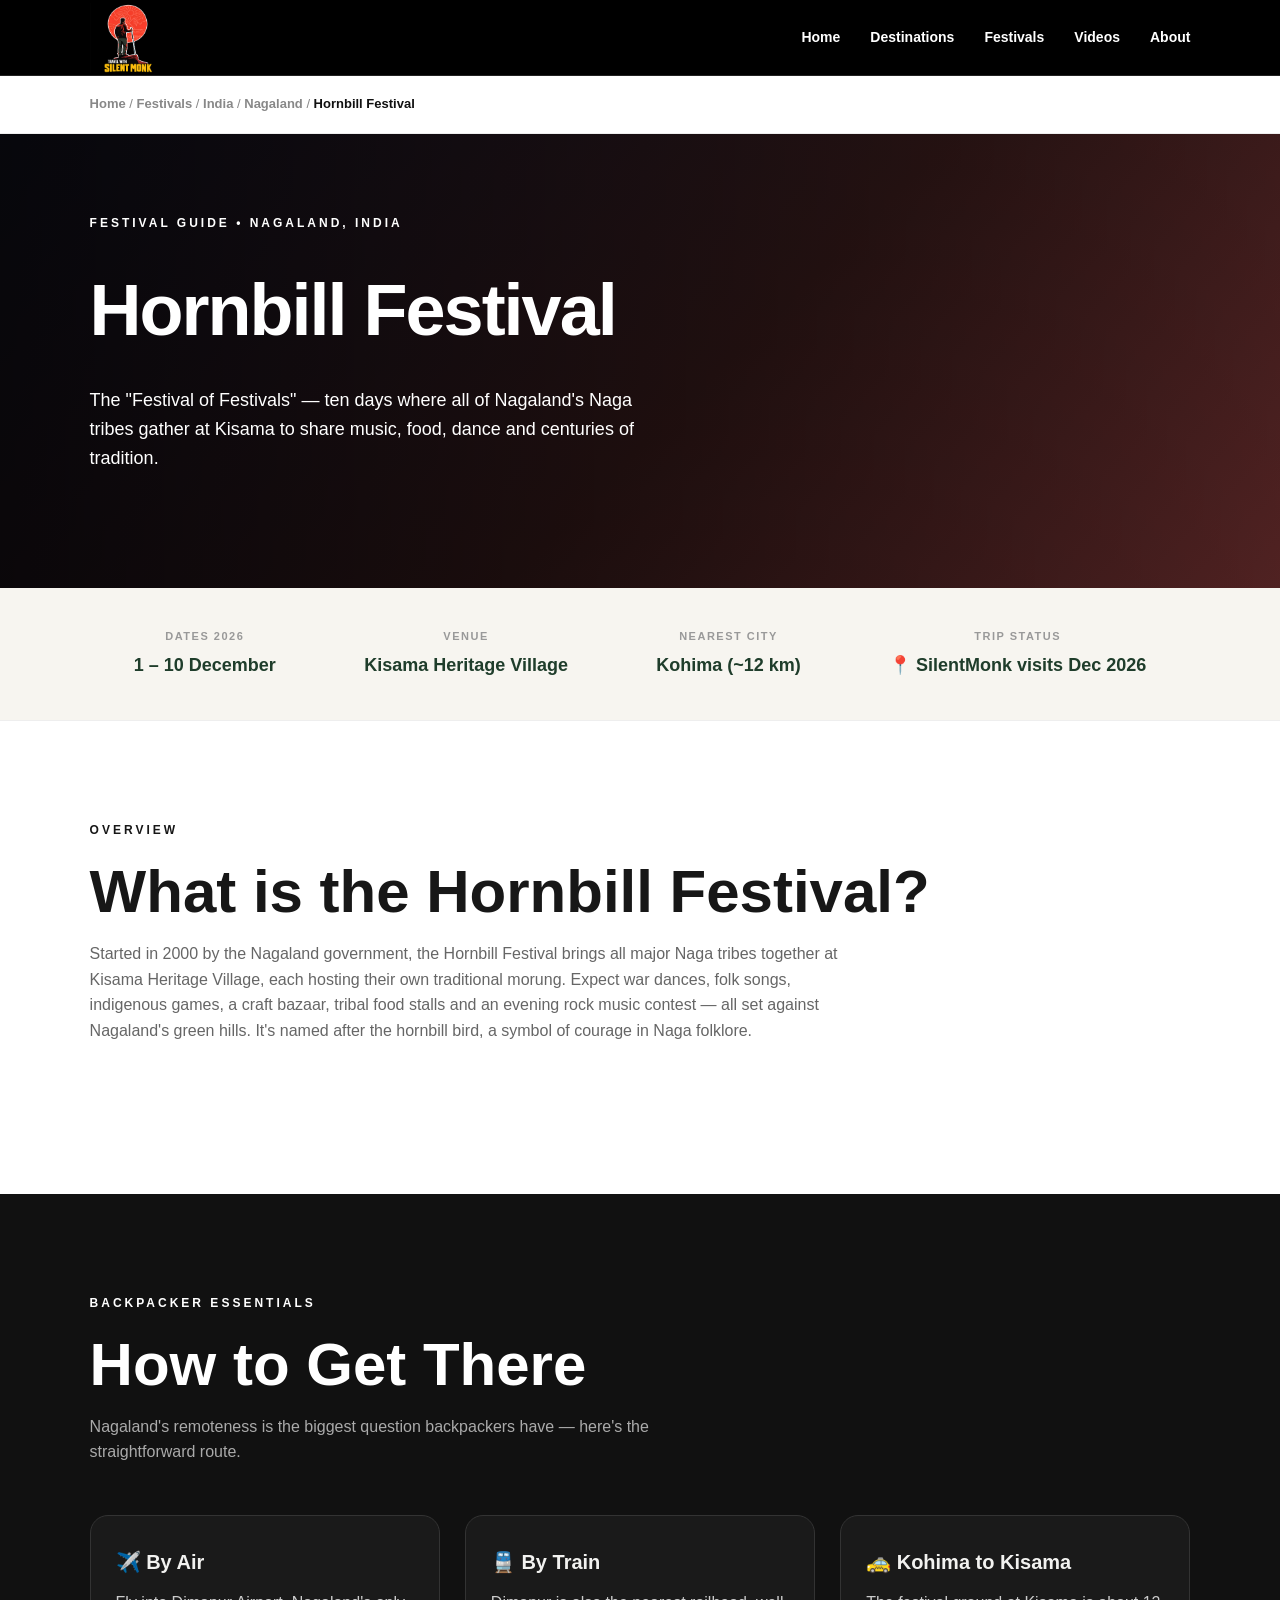
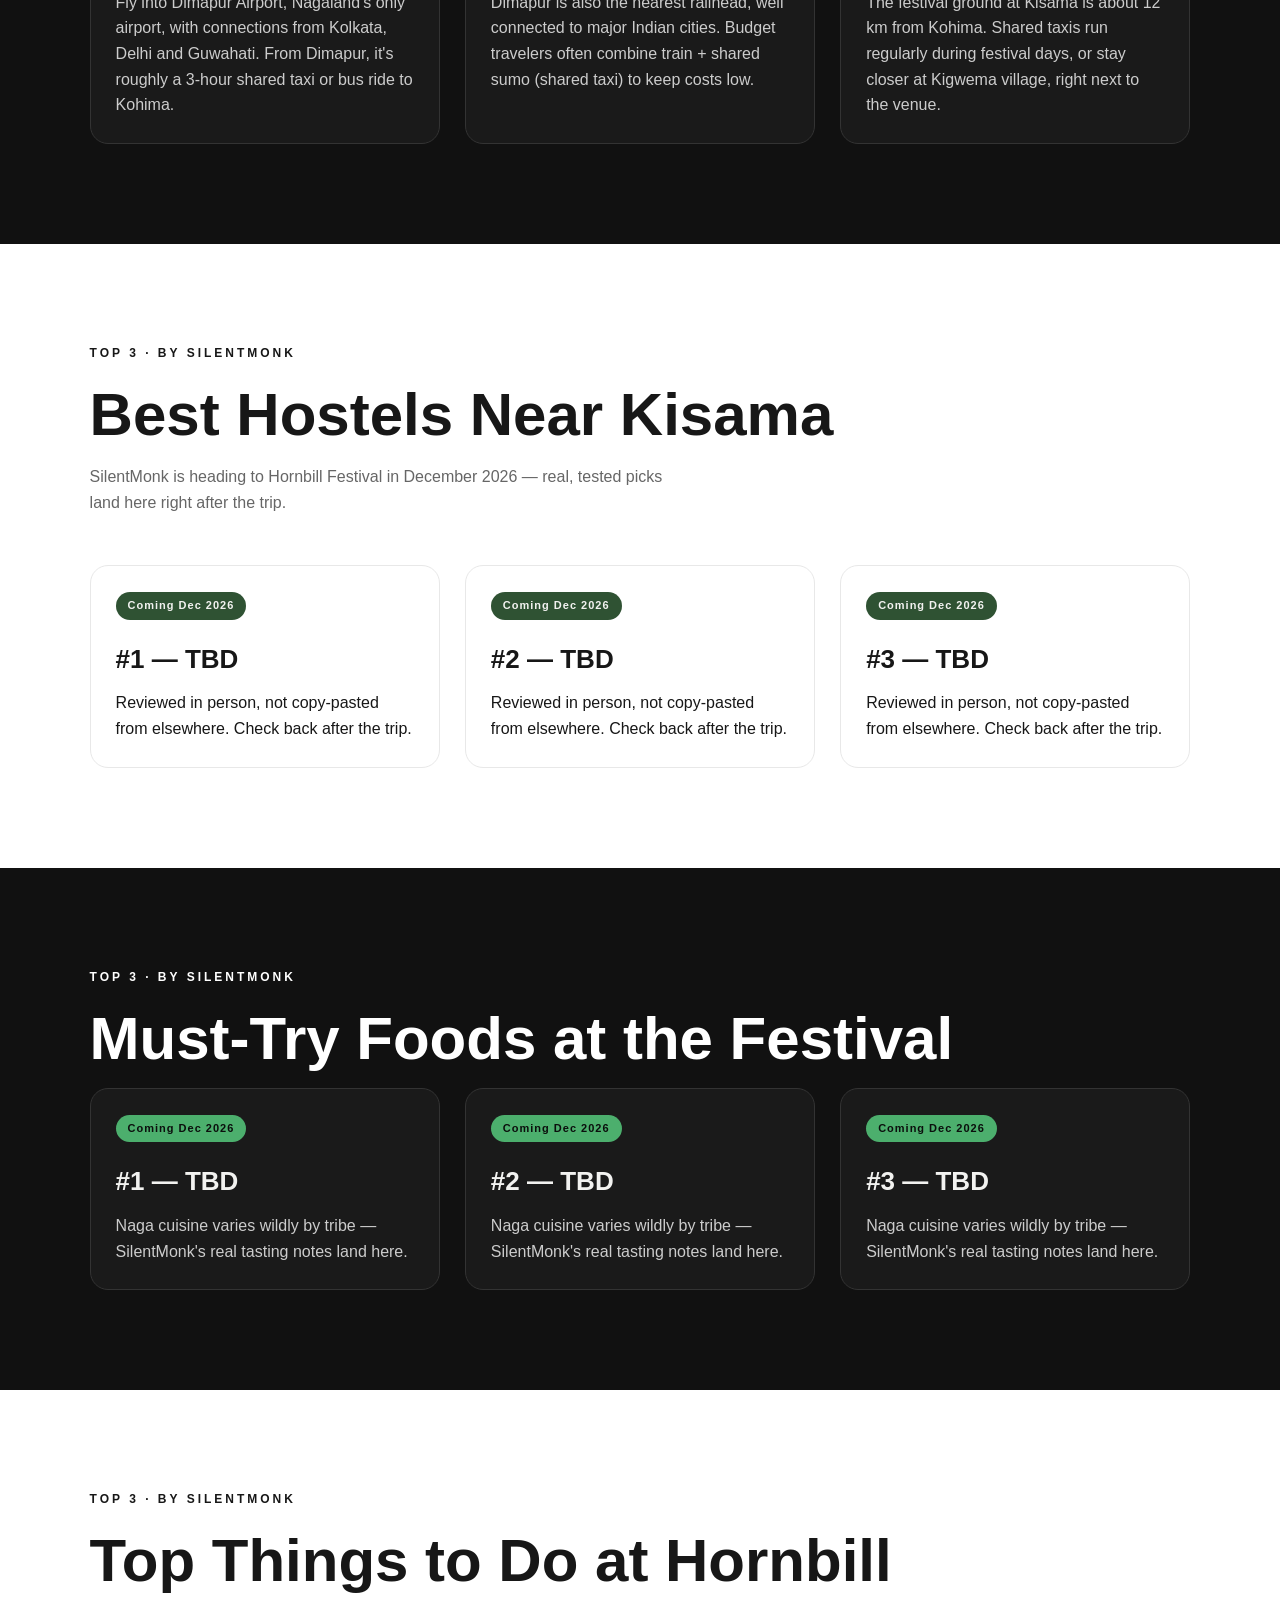
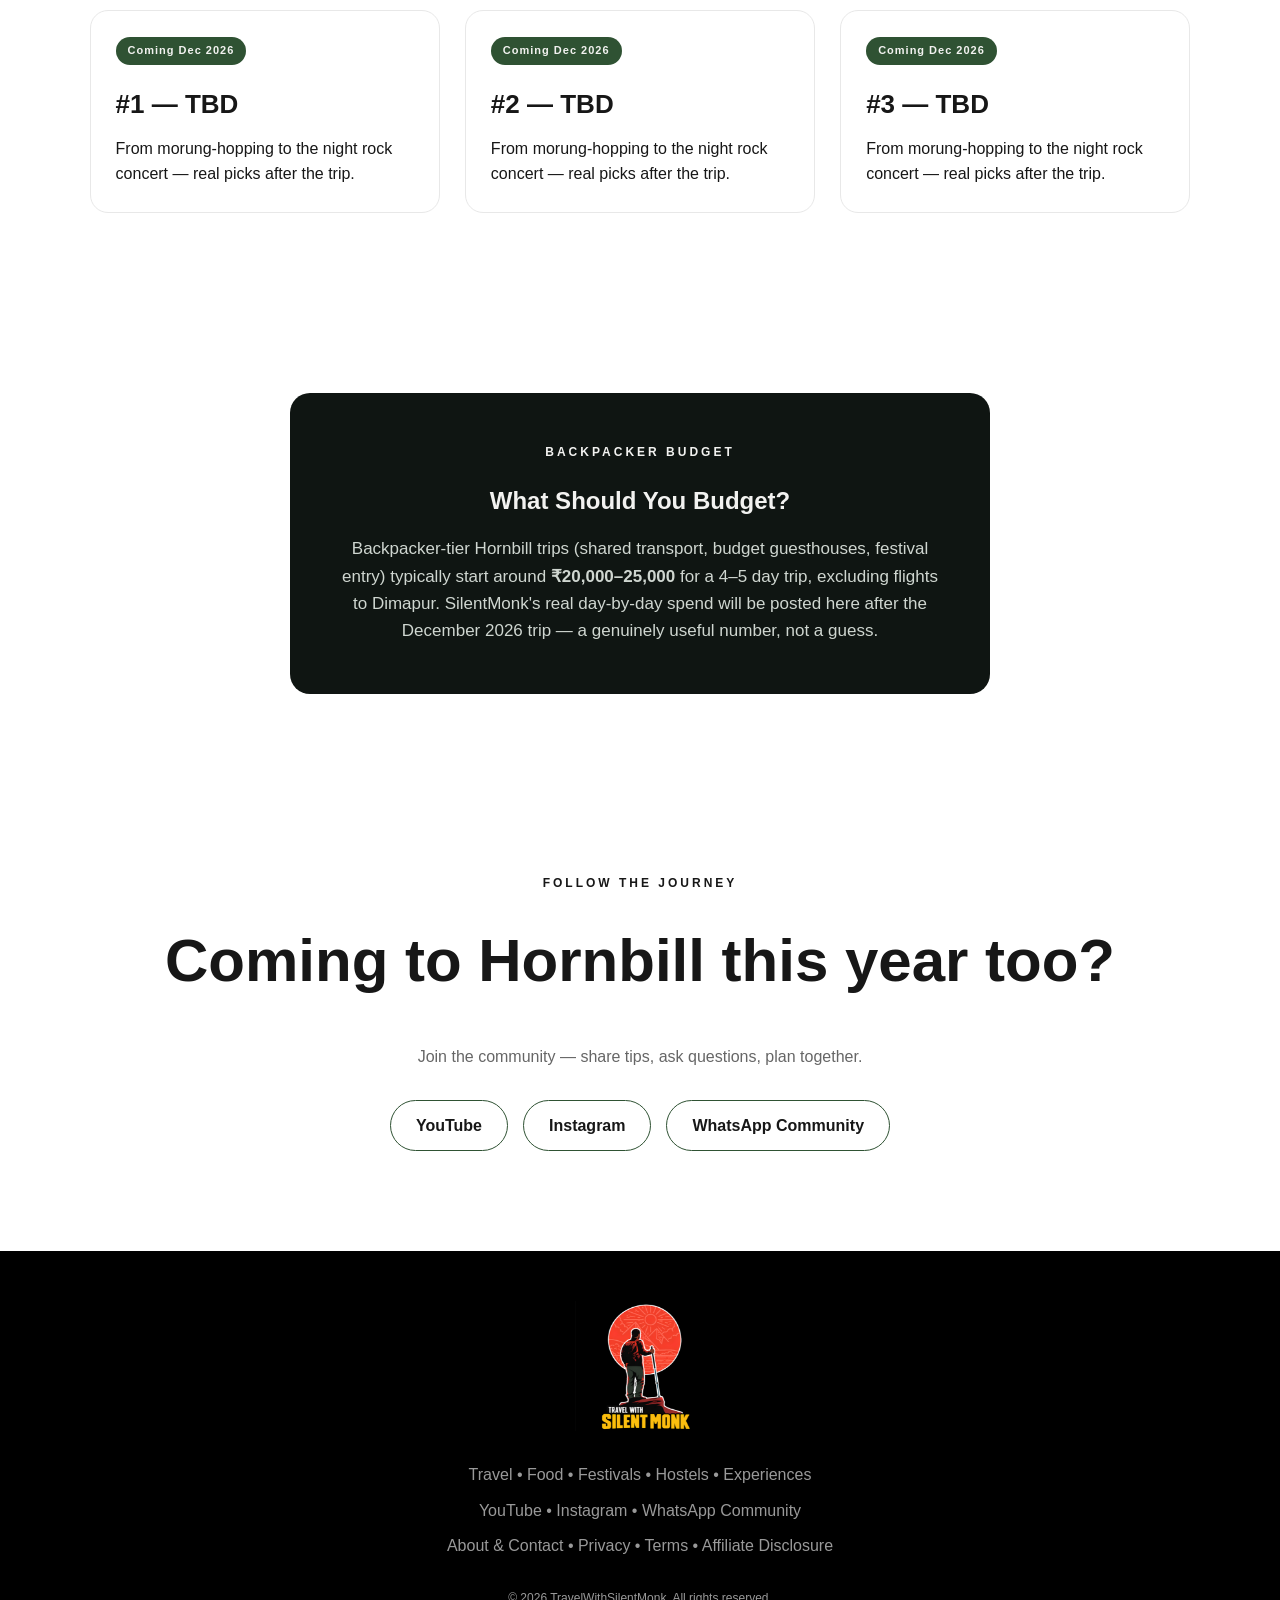
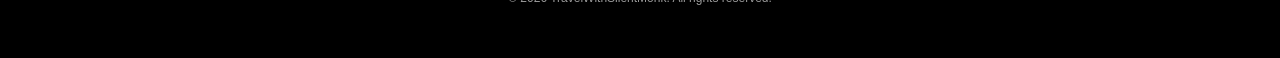
<file: hornbill-festival-nagaland.html>
<!DOCTYPE html>
<html lang="en">
<head>
    <meta charset="UTF-8">
    <meta name="viewport" content="width=device-width, initial-scale=1.0">
    <title>Hornbill Festival, Nagaland | Dates, Venue & Backpacker Guide | TravelWithSilentMonk</title>
    <meta name="description" content="Complete backpacker guide to the Hornbill Festival in Nagaland — 2026 dates, Kisama venue, how to get there, budget tips, and SilentMonk's top picks for hostels, food and things to do.">
    <link rel="stylesheet" href="style.css">
<script nowprocket data-noptimize="1" data-cfasync="false" data-wpfc-render="false" seraph-accel-crit="1" data-no-defer="1" data-cmp-ab="2">
  (function () {
      var script = document.createElement("script");
      script.async = 1;
      script.setAttribute("data-cmp-ab","2");
      script.src = 'https://emrld.ltd/NTg5OTcx.js?t=589971';
      document.head.appendChild(script);
  })();
</script>
</head>
<body>

    <header class="navbar">
        <div class="logo"><a href="index.html"><img src="logo.png" alt="TravelWithSilentMonk" style="height: 70px; width: 70px; vertical-align: middle;"></a></div>
        <nav>
            <a href="index.html#home">Home</a>
            <a href="index.html#destinations">Destinations</a>
            <a href="index.html#festivals">Festivals</a>
            <a href="index.html#videos">Videos</a>
            <a href="index.html#about">About</a>
        </nav>
    </header>

    <div class="breadcrumb">
        <a href="index.html">Home</a> /
        <a href="index.html#festivals">Festivals</a> /
        <a href="#">India</a> /
        <a href="#">Nagaland</a> /
        <span>Hornbill Festival</span>
    </div>

    <section class="page-hero hornbill-hero">
        <div class="page-hero-content">
            <p class="eyebrow">FESTIVAL GUIDE • NAGALAND, INDIA</p>
            <h1>Hornbill Festival</h1>
            <p class="hero-text">
                The "Festival of Festivals" — ten days where all of Nagaland's
                Naga tribes gather at Kisama to share music, food, dance
                and centuries of tradition.
            </p>
        </div>
    </section>

    <section class="festival-info-strip">
        <div class="info-item">
            <span class="info-label">DATES 2026</span>
            <span class="info-value">1 – 10 December</span>
        </div>
        <div class="info-item">
            <span class="info-label">VENUE</span>
            <span class="info-value">Kisama Heritage Village</span>
        </div>
        <div class="info-item">
            <span class="info-label">NEAREST CITY</span>
            <span class="info-value">Kohima (~12 km)</span>
        </div>
        <div class="info-item">
            <span class="info-label">TRIP STATUS</span>
            <span class="info-value">📍 SilentMonk visits Dec 2026</span>
        </div>
    </section>

    <section class="section">
        <p class="section-label">OVERVIEW</p>
        <h2>What is the Hornbill Festival?</h2>
        <p class="section-description" style="max-width: 750px;">
            Started in 2000 by the Nagaland government, the Hornbill Festival
            brings all major Naga tribes together at Kisama Heritage Village,
            each hosting their own traditional morung. Expect war dances, folk
            songs, indigenous games, a craft bazaar, tribal food stalls and an
            evening rock music contest — all set against Nagaland's green hills.
            It's named after the hornbill bird, a symbol of courage in Naga
            folklore.
        </p>
    </section>

    <section class="section dark-section">
        <p class="section-label">BACKPACKER ESSENTIALS</p>
        <h2>How to Get There</h2>
        <p class="section-description">
            Nagaland's remoteness is the biggest question backpackers have —
            here's the straightforward route.
        </p>

        <div class="cards three-col">
            <article class="card info-card">
                <h3>✈️ By Air</h3>
                <p>
                    Fly into Dimapur Airport, Nagaland's only airport, with
                    connections from Kolkata, Delhi and Guwahati. From
                    Dimapur, it's roughly a 3-hour shared taxi or bus ride to
                    Kohima.
                </p>
            </article>
            <article class="card info-card">
                <h3>🚆 By Train</h3>
                <p>
                    Dimapur is also the nearest railhead, well connected to
                    major Indian cities. Budget travelers often combine train
                    + shared sumo (shared taxi) to keep costs low.
                </p>
            </article>
            <article class="card info-card">
                <h3>🚕 Kohima to Kisama</h3>
                <p>
                    The festival ground at Kisama is about 12 km from Kohima.
                    Shared taxis run regularly during festival days, or stay
                    closer at Kigwema village, right next to the venue.
                </p>
            </article>
        </div>
    </section>

    <section class="section">
        <p class="section-label">TOP 3 · BY SILENTMONK</p>
        <h2>Best Hostels Near Kisama</h2>
        <p class="section-description">
            SilentMonk is heading to Hornbill Festival in December 2026 —
            real, tested picks land here right after the trip.
        </p>
        <div class="cards three-col">
            <article class="card coming-soon-card">
                <span class="coming-badge">Coming Dec 2026</span>
                <h3>#1 — TBD</h3>
                <p>Reviewed in person, not copy-pasted from elsewhere. Check back after the trip.</p>
            </article>
            <article class="card coming-soon-card">
                <span class="coming-badge">Coming Dec 2026</span>
                <h3>#2 — TBD</h3>
                <p>Reviewed in person, not copy-pasted from elsewhere. Check back after the trip.</p>
            </article>
            <article class="card coming-soon-card">
                <span class="coming-badge">Coming Dec 2026</span>
                <h3>#3 — TBD</h3>
                <p>Reviewed in person, not copy-pasted from elsewhere. Check back after the trip.</p>
            </article>
        </div>
    </section>

    <section class="section dark-section">
        <p class="section-label">TOP 3 · BY SILENTMONK</p>
        <h2>Must-Try Foods at the Festival</h2>
        <div class="cards three-col">
            <article class="card coming-soon-card dark">
                <span class="coming-badge">Coming Dec 2026</span>
                <h3>#1 — TBD</h3>
                <p>Naga cuisine varies wildly by tribe — SilentMonk's real tasting notes land here.</p>
            </article>
            <article class="card coming-soon-card dark">
                <span class="coming-badge">Coming Dec 2026</span>
                <h3>#2 — TBD</h3>
                <p>Naga cuisine varies wildly by tribe — SilentMonk's real tasting notes land here.</p>
            </article>
            <article class="card coming-soon-card dark">
                <span class="coming-badge">Coming Dec 2026</span>
                <h3>#3 — TBD</h3>
                <p>Naga cuisine varies wildly by tribe — SilentMonk's real tasting notes land here.</p>
            </article>
        </div>
    </section>

    <section class="section">
        <p class="section-label">TOP 3 · BY SILENTMONK</p>
        <h2>Top Things to Do at Hornbill</h2>
        <div class="cards three-col">
            <article class="card coming-soon-card">
                <span class="coming-badge">Coming Dec 2026</span>
                <h3>#1 — TBD</h3>
                <p>From morung-hopping to the night rock concert — real picks after the trip.</p>
            </article>
            <article class="card coming-soon-card">
                <span class="coming-badge">Coming Dec 2026</span>
                <h3>#2 — TBD</h3>
                <p>From morung-hopping to the night rock concert — real picks after the trip.</p>
            </article>
            <article class="card coming-soon-card">
                <span class="coming-badge">Coming Dec 2026</span>
                <h3>#3 — TBD</h3>
                <p>From morung-hopping to the night rock concert — real picks after the trip.</p>
            </article>
        </div>
    </section>

    <section class="budget-box-section">
        <div class="budget-box">
            <p class="section-label">BACKPACKER BUDGET</p>
            <h2>What Should You Budget?</h2>
            <p>
                Backpacker-tier Hornbill trips (shared transport, budget
                guesthouses, festival entry) typically start around
                <strong>₹20,000–25,000</strong> for a 4–5 day trip, excluding
                flights to Dimapur. SilentMonk's real day-by-day spend will be
                posted here after the December 2026 trip — a genuinely useful
                number, not a guess.
            </p>
        </div>
    </section>

    <section class="social-section">
        <p class="section-label">FOLLOW THE JOURNEY</p>
        <h2>Coming to Hornbill this year too?</h2>
        <p class="section-description" style="margin: 0 auto 30px;">
            Join the community — share tips, ask questions, plan together.
        </p>
        <div class="social-links">
            <a href="https://youtube.com/@travelwithsilentmonk" target="_blank">YouTube</a>
            <a href="https://instagram.com/travelwithsilentmonk" target="_blank">Instagram</a>
            <a href="https://chat.whatsapp.com/C3p3SAuVMl3CoI6VROSWdT?s=cl&amp;p=a&amp;mlu=4&amp;ilr=4" target="_blank">WhatsApp Community</a>
        </div>
    </section>

    <footer>
        <img src="logo.png" alt="TravelWithSilentMonk" style="height: 130px; width: 130px; margin-bottom: 15px;">
        <p>Travel • Food • Festivals • Hostels • Experiences</p>
        <p class="footer-social" style="margin:10px 0"><a href="https://youtube.com/@travelwithsilentmonk" target="_blank" rel="noopener">YouTube</a> • <a href="https://instagram.com/travelwithsilentmonk" target="_blank" rel="noopener">Instagram</a> • <a href="https://chat.whatsapp.com/C3p3SAuVMl3CoI6VROSWdT?s=cl&amp;p=a&amp;mlu=4&amp;ilr=4" target="_blank" rel="noopener">WhatsApp Community</a></p>
        <p class="footer-legal" style="margin:10px 0"><a href="about.html">About &amp; Contact</a> • <a href="privacy.html">Privacy</a> • <a href="terms.html">Terms</a> • <a href="affiliate-disclosure.html">Affiliate Disclosure</a></p>
        <p class="copyright">© 2026 TravelWithSilentMonk. All rights reserved.</p>
    </footer>

</body>
</html>
</file>
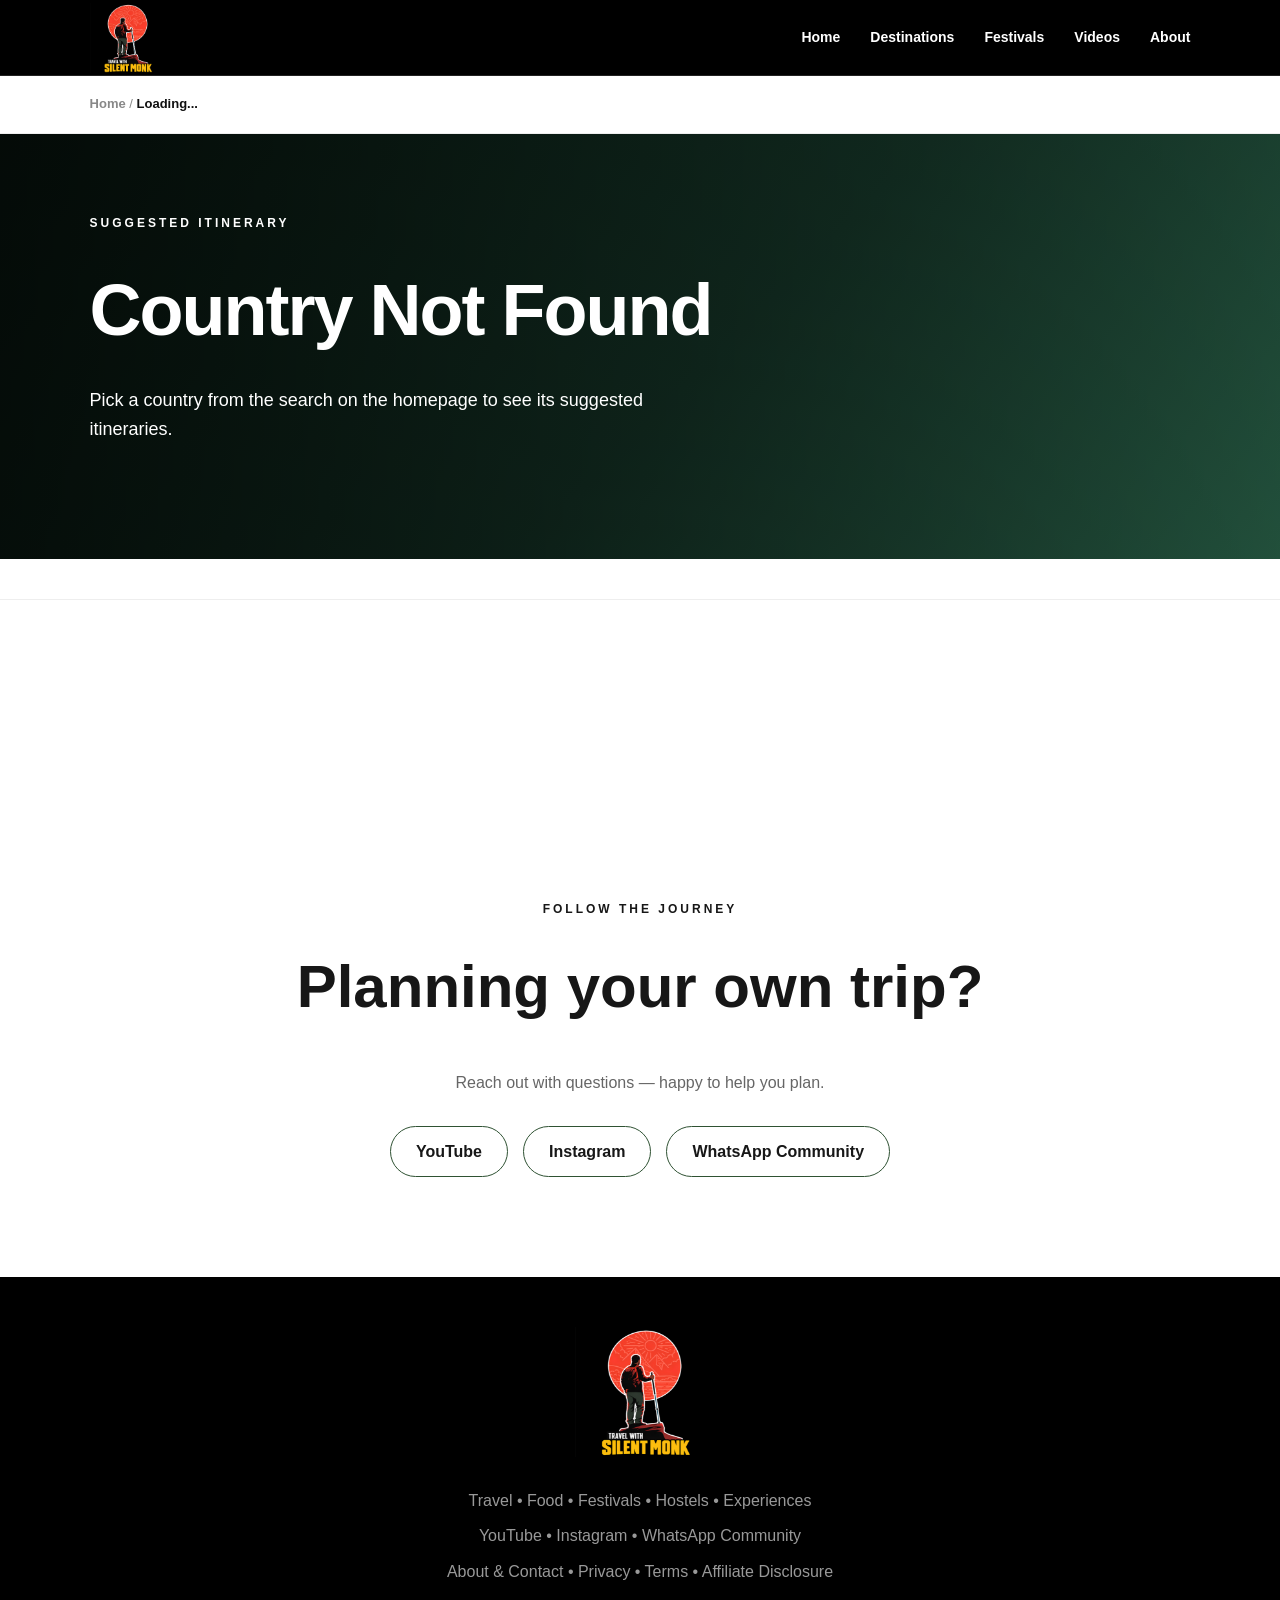
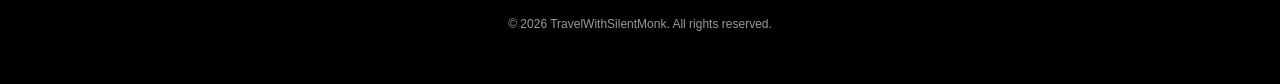
<file: itinerary.html>
<!DOCTYPE html>
<html lang="en">
<head>
    <meta charset="UTF-8">
    <meta name="viewport" content="width=device-width, initial-scale=1.0">
    <title id="pageTitle">Suggested Itinerary | TravelWithSilentMonk</title>
    <link rel="icon" type="image/png" href="favicon.png">
    <link rel="stylesheet" href="style.css">
<script nowprocket data-noptimize="1" data-cfasync="false" data-wpfc-render="false" seraph-accel-crit="1" data-no-defer="1" data-cmp-ab="2">
  (function () {
      var script = document.createElement("script");
      script.async = 1;
      script.setAttribute("data-cmp-ab","2");
      script.src = 'https://emrld.ltd/NTg5OTcx.js?t=589971';
      document.head.appendChild(script);
  })();
</script>
</head>
<body>

    <header class="navbar">
        <div class="logo">
            <a href="index.html">
                <img src="logo.png" alt="TravelWithSilentMonk" style="height: 70px; width: 70px; vertical-align: middle;">
            </a>
        </div>
        <nav>
            <a href="index.html#home">Home</a>
            <a href="index.html#destinations">Destinations</a>
            <a href="index.html#festivals">Festivals</a>
            <a href="index.html#videos">Videos</a>
            <a href="index.html#about">About</a>
        </nav>
    </header>

    <div class="breadcrumb" id="breadcrumb">
        <a href="index.html">Home</a> / <span>Loading...</span>
    </div>

    <section class="page-hero" id="pageHero">
        <div class="page-hero-content">
            <p class="eyebrow" id="pageEyebrow">SUGGESTED ITINERARY</p>
            <h1 id="pageTitle2">Loading...</h1>
            <p class="hero-text" id="pageIntro"></p>
        </div>
    </section>

    <section class="tabs-section">
        <div class="tabs-nav" id="durationTabs"></div>
    </section>

    <section class="section" id="itineraryContent">
    </section>

    <section class="social-section">
        <p class="section-label">FOLLOW THE JOURNEY</p>
        <h2>Planning your own trip?</h2>
        <p class="section-description" style="margin: 0 auto 30px;">
            Reach out with questions — happy to help you plan.
        </p>
        <div class="social-links">
            <a href="https://youtube.com/@travelwithsilentmonk" target="_blank">YouTube</a>
            <a href="https://instagram.com/travelwithsilentmonk" target="_blank">Instagram</a>
            <a href="https://chat.whatsapp.com/C3p3SAuVMl3CoI6VROSWdT?s=cl&amp;p=a&amp;mlu=4&amp;ilr=4" target="_blank">WhatsApp Community</a>
        </div>
    </section>

    <footer>
        <img src="logo.png" alt="TravelWithSilentMonk" style="height: 130px; width: 130px; margin-bottom: 15px;">
        <p>Travel • Food • Festivals • Hostels • Experiences</p>
        <p class="footer-social" style="margin:10px 0"><a href="https://youtube.com/@travelwithsilentmonk" target="_blank" rel="noopener">YouTube</a> • <a href="https://instagram.com/travelwithsilentmonk" target="_blank" rel="noopener">Instagram</a> • <a href="https://chat.whatsapp.com/C3p3SAuVMl3CoI6VROSWdT?s=cl&amp;p=a&amp;mlu=4&amp;ilr=4" target="_blank" rel="noopener">WhatsApp Community</a></p>
        <p class="footer-legal" style="margin:10px 0"><a href="about.html">About &amp; Contact</a> • <a href="privacy.html">Privacy</a> • <a href="terms.html">Terms</a> • <a href="affiliate-disclosure.html">Affiliate Disclosure</a></p>
        <p class="copyright">© 2026 TravelWithSilentMonk. All rights reserved.</p>
    </footer>

    <script src="countries-data.js"></script>
    <script>
        // ===================================================
        // ITINERARY DATA — by country, by duration
        // Based on SilentMonk's real trip pacing, not generic filler
        // ===================================================
        const itineraryData = {
            "Vietnam": {
                intro: "Based on the actual route SilentMonk followed — Ho Chi Minh City to Mui Ne, Da Lat, Da Nang/Hoi An, and up to Hanoi. Pick a duration below for a realistic day-by-day split.",
                plans: {
                    "5": [
                        { title: "Day 1–2 — Ho Chi Minh City", items: ["Arrive, settle into a hostel near Bui Vien", "War Remnants Museum", "Cu Chi Tunnels day trip", "Evening on Bui Vien Walking Street"] },
                        { title: "Day 3 — Mui Ne", items: ["Morning bus from HCMC (~3–4 hrs)", "Sunset at Red Sand Dunes", "Evening at a beachside hostel"] },
                        { title: "Day 4–5 — Da Nang / Hoi An", items: ["Fly or bus onward", "Ba Na Hills + Golden Bridge", "Evening lantern walk in Hoi An's Ancient Town"] }
                    ],
                    "7": [
                        { title: "Day 1–2 — Ho Chi Minh City", items: ["War Remnants Museum, Cu Chi Tunnels", "Ben Thanh Market, Bui Vien nightlife"] },
                        { title: "Day 3 — Mui Ne", items: ["Red Sand Dunes at sunset", "Sunrise at the fishing village"] },
                        { title: "Day 4 — Da Lat", items: ["Crazy House", "Xuan Huong Lake", "Local coffee and strawberries"] },
                        { title: "Day 5–6 — Da Nang / Hoi An", items: ["Ba Na Hills + Golden Bridge", "Marble Mountains", "Ancient Town + lantern release"] },
                        { title: "Day 7 — Hanoi", items: ["Old Quarter walk", "Train Street"] }
                    ],
                    "10": [
                        { title: "Day 1–2 — Ho Chi Minh City", items: ["War Remnants Museum, Cu Chi Tunnels", "Saigon Central Post Office, Japan Town"] },
                        { title: "Day 3 — Mui Ne", items: ["Red Sand Dunes", "Kitesurfing or windsurfing"] },
                        { title: "Day 4–5 — Da Lat", items: ["Crazy House, Linh Phuoc Pagoda", "Cu Lan Village, Alpine Coaster"] },
                        { title: "Day 6–8 — Da Nang / Hoi An", items: ["Ba Na Hills + Golden Bridge", "Marble Mountains, Lady Buddha", "Ancient Town, Japanese Covered Bridge", "Dragon Bridge fire show (weekend)"] },
                        { title: "Day 9–10 — Hanoi", items: ["Old Quarter, Train Street", "Ha Long Bay day trip"] }
                    ]
                }
            }
        };

        const params = new URLSearchParams(window.location.search);
        const country = params.get('country');
        let data = itineraryData[country] || null;
        const shared = (window.COUNTRY_GUIDES || {})[country];
        if (!data && shared && shared.itineraries) {
            data = {
                intro: `Pick 5, 7 or 10 days for a realistic day-by-day route through ${country}. Want the festivals, food and stays too? See the full ${country} country guide.`,
                plans: shared.itineraries
            };
        }

        function renderPlan(days) {
            document.getElementById('itineraryContent').innerHTML = data.plans[days].map(stop => `
                <div style="margin-bottom: 30px;">
                    <h3 style="font-size: 22px; margin-bottom: 10px;">${stop.title}</h3>
                    <ul style="padding-left: 20px; color: #555;">
                        ${stop.items.map(i => `<li style="margin-bottom: 6px;">${i}</li>`).join('')}
                    </ul>
                </div>
            `).join('');
        }

        if (data && country) {
            document.title = `${country} 5, 7 & 10 Day Itinerary | TravelWithSilentMonk`;
            const md = document.createElement("meta"); md.name = "description"; md.content = `Day-by-day 5, 7 and 10-day ${country} itineraries with the best places, routes and what to see.`; document.head.appendChild(md);
            document.getElementById('pageTitle2').textContent = `${country} Itinerary`;
            document.getElementById('pageIntro').textContent = data.intro;
            document.getElementById('breadcrumb').innerHTML = `
                <a href="index.html">Home</a> /
                <a href="index.html#destinations">Destinations</a> /
                <span>${country}</span> /
                <span>Itinerary</span>
            `;

            const durations = Object.keys(data.plans);
            document.getElementById('durationTabs').innerHTML = durations.map((d, i) => `
                <button class="tab-btn ${i === 0 ? 'active' : ''}" data-days="${d}">${d} Days</button>
            `).join('');

            renderPlan(durations[0]);

            document.querySelectorAll('.tab-btn').forEach(btn => {
                btn.addEventListener('click', () => {
                    document.querySelectorAll('.tab-btn').forEach(b => b.classList.remove('active'));
                    btn.classList.add('active');
                    renderPlan(btn.dataset.days);
                });
            });
        } else {
            document.getElementById('pageTitle2').textContent = "Country Not Found";
            document.getElementById('pageIntro').textContent = "Pick a country from the search on the homepage to see its suggested itineraries.";
        }
    </script>

</body>
</html>
</file>
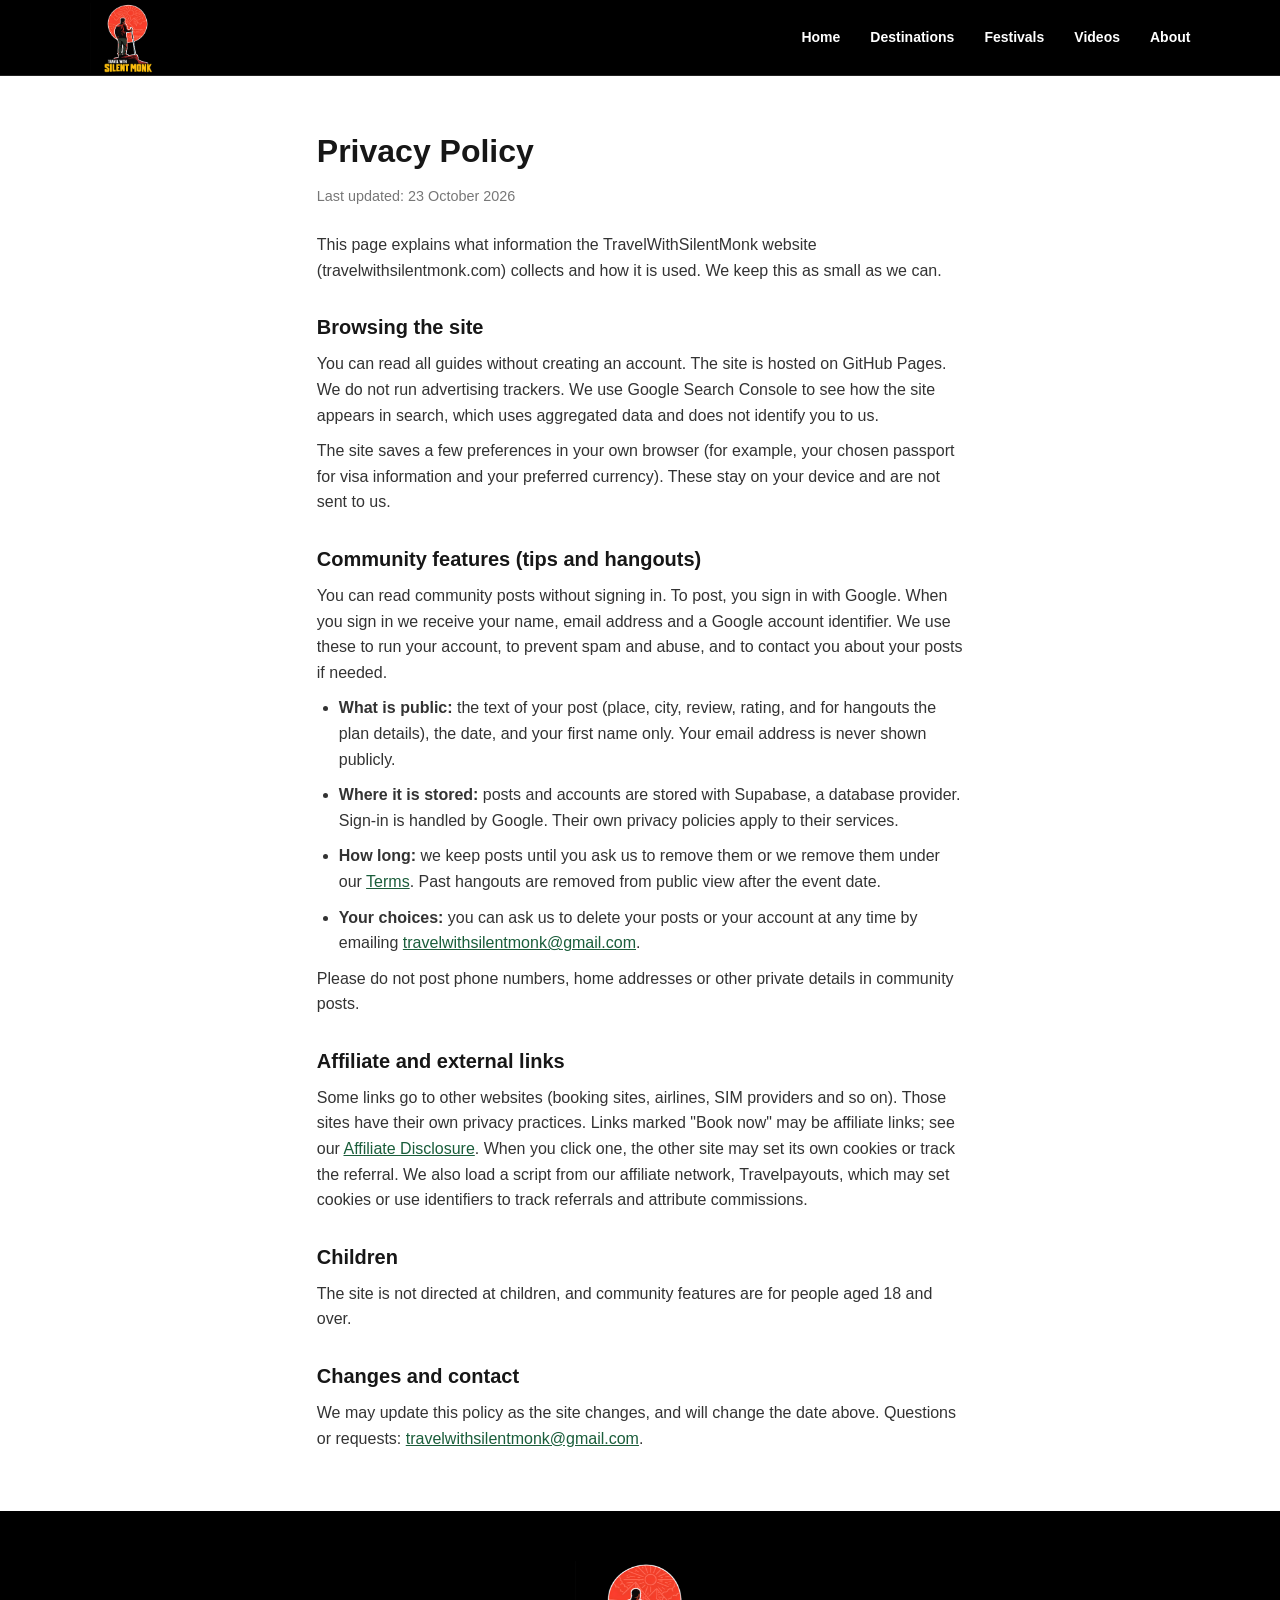
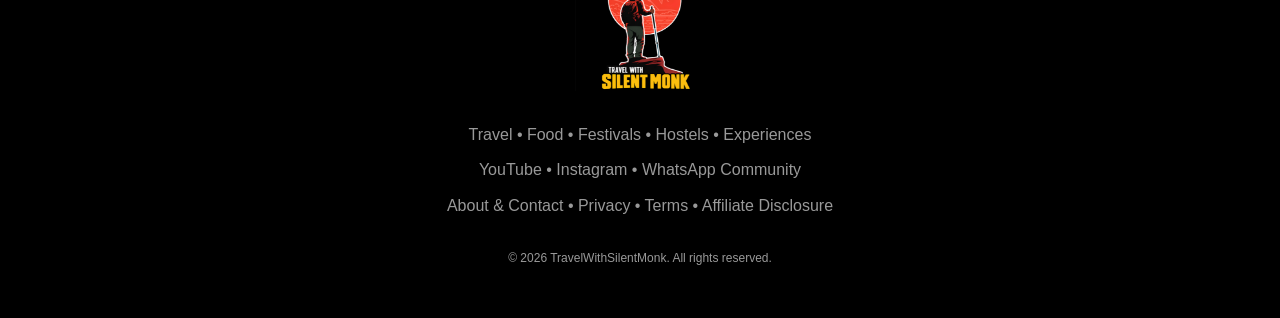
<file: privacy.html>
<!DOCTYPE html>
<html lang="en">
<head>
    <meta charset="UTF-8">
    <meta name="viewport" content="width=device-width, initial-scale=1.0">
    <title>Privacy Policy | TravelWithSilentMonk</title>
    <meta name="description" content="How TravelWithSilentMonk handles your information.">
    <link rel="canonical" href="https://travelwithsilentmonk.com/privacy.html">
    <link rel="icon" type="image/png" href="favicon.png">
    <link rel="stylesheet" href="style.css">
    <style>
        .legal { max-width: 800px; margin: 0 auto; padding: 50px 6%; }
        .legal h1 { font-size: 2rem; margin-bottom: 8px; }
        .legal h2 { font-size: 1.25rem; margin: 28px 0 8px; }
        .legal p, .legal li { margin-bottom: 10px; color: #333; }
        .legal ul { margin: 0 0 10px 22px; }
        .legal .updated { color: #777; font-size: .9rem; margin-bottom: 24px; }
        .legal a { color: #1a5d3a; text-decoration: underline; }
    </style>
<script nowprocket data-noptimize="1" data-cfasync="false" data-wpfc-render="false" seraph-accel-crit="1" data-no-defer="1" data-cmp-ab="2">
  (function () {
      var script = document.createElement("script");
      script.async = 1;
      script.setAttribute("data-cmp-ab","2");
      script.src = 'https://emrld.ltd/NTg5OTcx.js?t=589971';
      document.head.appendChild(script);
  })();
</script>
</head>
<body>

    <header class="navbar">
        <div class="logo">
            <a href="index.html">
                <img src="logo.png" alt="TravelWithSilentMonk" style="height: 70px; width: 70px; vertical-align: middle;">
            </a>
        </div>
        <nav>
            <a href="index.html#home">Home</a>
            <a href="index.html#destinations">Destinations</a>
            <a href="index.html#festivals">Festivals</a>
            <a href="index.html#videos">Videos</a>
            <a href="index.html#about">About</a>
        </nav>
    </header>

    <main class="legal">
        <h1>Privacy Policy</h1>
        <p class="updated">Last updated: 23 October 2026</p>
        <p>This page explains what information the TravelWithSilentMonk website (travelwithsilentmonk.com) collects and how it is used. We keep this as small as we can.</p>
        <h2>Browsing the site</h2>
        <p>You can read all guides without creating an account. The site is hosted on GitHub Pages. We do not run advertising trackers. We use Google Search Console to see how the site appears in search, which uses aggregated data and does not identify you to us.</p>
        <p>The site saves a few preferences in your own browser (for example, your chosen passport for visa information and your preferred currency). These stay on your device and are not sent to us.</p>
        <h2>Community features (tips and hangouts)</h2>
        <p>You can read community posts without signing in. To post, you sign in with Google. When you sign in we receive your name, email address and a Google account identifier. We use these to run your account, to prevent spam and abuse, and to contact you about your posts if needed.</p>
        <ul>
            <li><strong>What is public:</strong> the text of your post (place, city, review, rating, and for hangouts the plan details), the date, and your first name only. Your email address is never shown publicly.</li>
            <li><strong>Where it is stored:</strong> posts and accounts are stored with Supabase, a database provider. Sign-in is handled by Google. Their own privacy policies apply to their services.</li>
            <li><strong>How long:</strong> we keep posts until you ask us to remove them or we remove them under our <a href="terms.html">Terms</a>. Past hangouts are removed from public view after the event date.</li>
            <li><strong>Your choices:</strong> you can ask us to delete your posts or your account at any time by emailing <a href="mailto:travelwithsilentmonk@gmail.com">travelwithsilentmonk@gmail.com</a>.</li>
        </ul>
        <p>Please do not post phone numbers, home addresses or other private details in community posts.</p>
        <h2>Affiliate and external links</h2>
        <p>Some links go to other websites (booking sites, airlines, SIM providers and so on). Those sites have their own privacy practices. Links marked "Book now" may be affiliate links; see our <a href="affiliate-disclosure.html">Affiliate Disclosure</a>. When you click one, the other site may set its own cookies or track the referral. We also load a script from our affiliate network, Travelpayouts, which may set cookies or use identifiers to track referrals and attribute commissions.</p>
        <h2>Children</h2>
        <p>The site is not directed at children, and community features are for people aged 18 and over.</p>
        <h2>Changes and contact</h2>
        <p>We may update this policy as the site changes, and will change the date above. Questions or requests: <a href="mailto:travelwithsilentmonk@gmail.com">travelwithsilentmonk@gmail.com</a>.</p>
    </main>

    <footer>
        <img src="logo.png" alt="TravelWithSilentMonk" style="height: 130px; width: 130px; margin-bottom: 15px;">
        <p>Travel • Food • Festivals • Hostels • Experiences</p>
        <p class="footer-social" style="margin:10px 0"><a href="https://youtube.com/@travelwithsilentmonk" target="_blank" rel="noopener">YouTube</a> • <a href="https://instagram.com/travelwithsilentmonk" target="_blank" rel="noopener">Instagram</a> • <a href="https://chat.whatsapp.com/C3p3SAuVMl3CoI6VROSWdT?s=cl&amp;p=a&amp;mlu=4&amp;ilr=4" target="_blank" rel="noopener">WhatsApp Community</a></p>
        <p class="footer-legal" style="margin:10px 0"><a href="about.html">About &amp; Contact</a> • <a href="privacy.html">Privacy</a> • <a href="terms.html">Terms</a> • <a href="affiliate-disclosure.html">Affiliate Disclosure</a></p>
        <p class="copyright">© 2026 TravelWithSilentMonk. All rights reserved.</p>
    </footer>

</body>
</html>
</file>
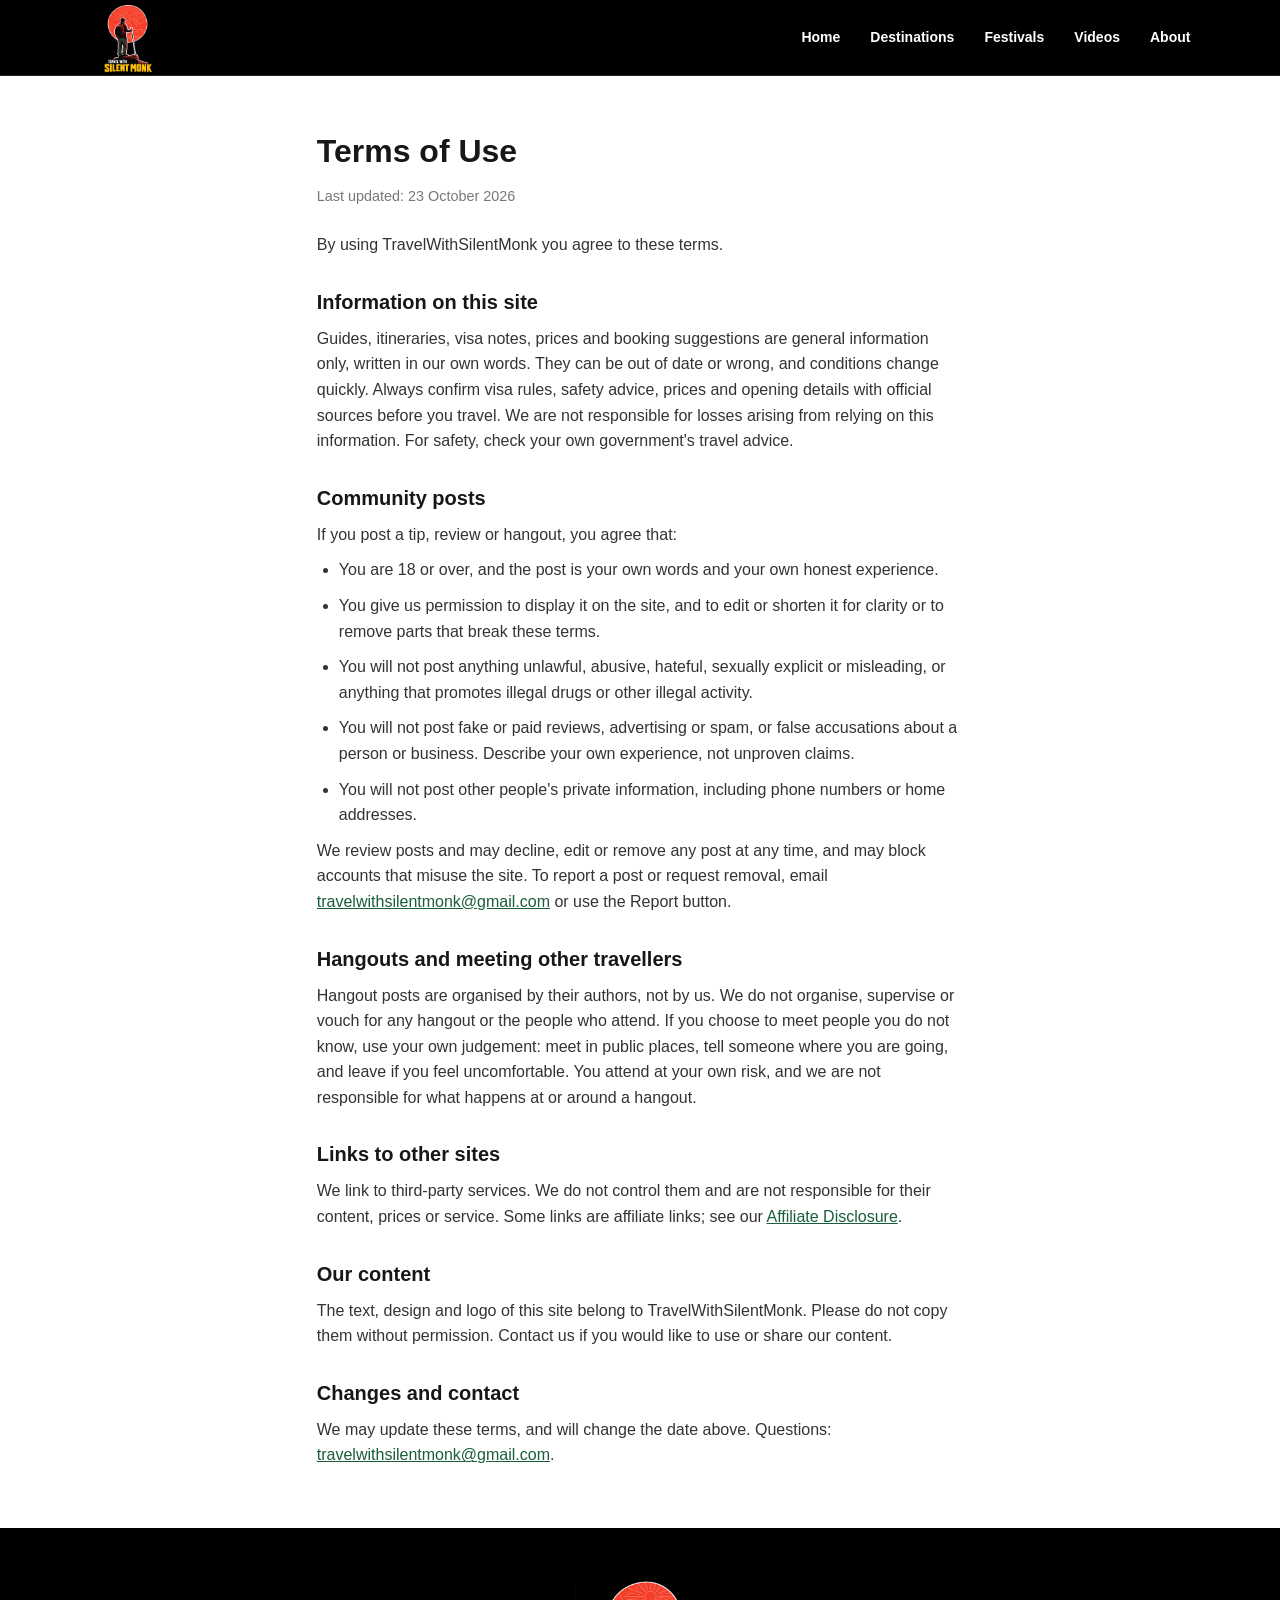
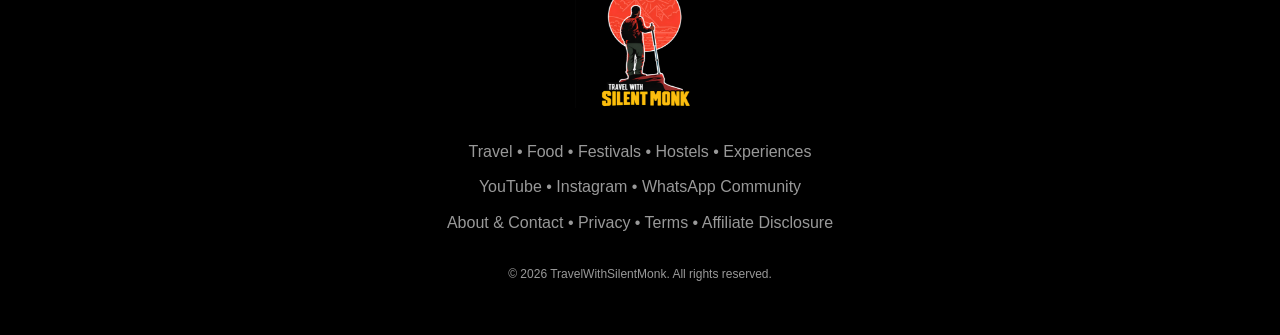
<file: terms.html>
<!DOCTYPE html>
<html lang="en">
<head>
    <meta charset="UTF-8">
    <meta name="viewport" content="width=device-width, initial-scale=1.0">
    <title>Terms of Use | TravelWithSilentMonk</title>
    <meta name="description" content="Terms for using TravelWithSilentMonk and its community features.">
    <link rel="canonical" href="https://travelwithsilentmonk.com/terms.html">
    <link rel="icon" type="image/png" href="favicon.png">
    <link rel="stylesheet" href="style.css">
    <style>
        .legal { max-width: 800px; margin: 0 auto; padding: 50px 6%; }
        .legal h1 { font-size: 2rem; margin-bottom: 8px; }
        .legal h2 { font-size: 1.25rem; margin: 28px 0 8px; }
        .legal p, .legal li { margin-bottom: 10px; color: #333; }
        .legal ul { margin: 0 0 10px 22px; }
        .legal .updated { color: #777; font-size: .9rem; margin-bottom: 24px; }
        .legal a { color: #1a5d3a; text-decoration: underline; }
    </style>
<script nowprocket data-noptimize="1" data-cfasync="false" data-wpfc-render="false" seraph-accel-crit="1" data-no-defer="1" data-cmp-ab="2">
  (function () {
      var script = document.createElement("script");
      script.async = 1;
      script.setAttribute("data-cmp-ab","2");
      script.src = 'https://emrld.ltd/NTg5OTcx.js?t=589971';
      document.head.appendChild(script);
  })();
</script>
</head>
<body>

    <header class="navbar">
        <div class="logo">
            <a href="index.html">
                <img src="logo.png" alt="TravelWithSilentMonk" style="height: 70px; width: 70px; vertical-align: middle;">
            </a>
        </div>
        <nav>
            <a href="index.html#home">Home</a>
            <a href="index.html#destinations">Destinations</a>
            <a href="index.html#festivals">Festivals</a>
            <a href="index.html#videos">Videos</a>
            <a href="index.html#about">About</a>
        </nav>
    </header>

    <main class="legal">
        <h1>Terms of Use</h1>
        <p class="updated">Last updated: 23 October 2026</p>
        <p>By using TravelWithSilentMonk you agree to these terms.</p>
        <h2>Information on this site</h2>
        <p>Guides, itineraries, visa notes, prices and booking suggestions are general information only, written in our own words. They can be out of date or wrong, and conditions change quickly. Always confirm visa rules, safety advice, prices and opening details with official sources before you travel. We are not responsible for losses arising from relying on this information. For safety, check your own government's travel advice.</p>
        <h2>Community posts</h2>
        <p>If you post a tip, review or hangout, you agree that:</p>
        <ul>
            <li>You are 18 or over, and the post is your own words and your own honest experience.</li>
            <li>You give us permission to display it on the site, and to edit or shorten it for clarity or to remove parts that break these terms.</li>
            <li>You will not post anything unlawful, abusive, hateful, sexually explicit or misleading, or anything that promotes illegal drugs or other illegal activity.</li>
            <li>You will not post fake or paid reviews, advertising or spam, or false accusations about a person or business. Describe your own experience, not unproven claims.</li>
            <li>You will not post other people's private information, including phone numbers or home addresses.</li>
        </ul>
        <p>We review posts and may decline, edit or remove any post at any time, and may block accounts that misuse the site. To report a post or request removal, email <a href="mailto:travelwithsilentmonk@gmail.com">travelwithsilentmonk@gmail.com</a> or use the Report button.</p>
        <h2>Hangouts and meeting other travellers</h2>
        <p>Hangout posts are organised by their authors, not by us. We do not organise, supervise or vouch for any hangout or the people who attend. If you choose to meet people you do not know, use your own judgement: meet in public places, tell someone where you are going, and leave if you feel uncomfortable. You attend at your own risk, and we are not responsible for what happens at or around a hangout.</p>
        <h2>Links to other sites</h2>
        <p>We link to third-party services. We do not control them and are not responsible for their content, prices or service. Some links are affiliate links; see our <a href="affiliate-disclosure.html">Affiliate Disclosure</a>.</p>
        <h2>Our content</h2>
        <p>The text, design and logo of this site belong to TravelWithSilentMonk. Please do not copy them without permission. Contact us if you would like to use or share our content.</p>
        <h2>Changes and contact</h2>
        <p>We may update these terms, and will change the date above. Questions: <a href="mailto:travelwithsilentmonk@gmail.com">travelwithsilentmonk@gmail.com</a>.</p>
    </main>

    <footer>
        <img src="logo.png" alt="TravelWithSilentMonk" style="height: 130px; width: 130px; margin-bottom: 15px;">
        <p>Travel • Food • Festivals • Hostels • Experiences</p>
        <p class="footer-social" style="margin:10px 0"><a href="https://youtube.com/@travelwithsilentmonk" target="_blank" rel="noopener">YouTube</a> • <a href="https://instagram.com/travelwithsilentmonk" target="_blank" rel="noopener">Instagram</a> • <a href="https://chat.whatsapp.com/C3p3SAuVMl3CoI6VROSWdT?s=cl&amp;p=a&amp;mlu=4&amp;ilr=4" target="_blank" rel="noopener">WhatsApp Community</a></p>
        <p class="footer-legal" style="margin:10px 0"><a href="about.html">About &amp; Contact</a> • <a href="privacy.html">Privacy</a> • <a href="terms.html">Terms</a> • <a href="affiliate-disclosure.html">Affiliate Disclosure</a></p>
        <p class="copyright">© 2026 TravelWithSilentMonk. All rights reserved.</p>
    </footer>

</body>
</html>
</file>
<file: style.css>
* {
    margin: 0;
    padding: 0;
    box-sizing: border-box;
}

html {
    scroll-behavior: smooth;
}

body {
    font-family: Arial, Helvetica, sans-serif;
    color: #171717;
    background: #ffffff;
    line-height: 1.6;
}

a {
    text-decoration: none;
    color: inherit;
}


/* NAVIGATION */

.navbar {
    height: 76px;
    padding: 0 7%;
    display: flex;
    align-items: center;
    justify-content: space-between;
    border-bottom: 1px solid #eeeeee;
    background: white;
    position: sticky;
    top: 0;
    z-index: 100;
}

.logo {
    font-size: 21px;
    font-weight: 800;
    letter-spacing: -0.5px;
}

.logo span {
    font-weight: 400;
}

.navbar nav {
    display: flex;
    gap: 30px;
}

.navbar nav a {
    font-size: 14px;
    font-weight: 600;
}

.navbar nav a:hover {
    opacity: 0.6;
}


/* HERO */

.hero {
    min-height: 680px;
    display: flex;
    align-items: center;
    padding: 80px 7%;
    background:
        linear-gradient(
            90deg,
            rgba(0,0,0,0.75),
            rgba(0,0,0,0.20)
        ),
        linear-gradient(135deg, #0f2a1d 0%, #1b4332 55%, #2d6a4f 100%);
    color: white;
}

.hero-content {
    max-width: 700px;
}

.eyebrow,
.section-label {
    font-size: 12px;
    letter-spacing: 3px;
    font-weight: 700;
    margin-bottom: 20px;
}

.hero h1 {
    font-size: clamp(48px, 7vw, 88px);
    line-height: 0.98;
    letter-spacing: -3px;
    margin-bottom: 28px;
}

.hero-text {
    max-width: 560px;
    font-size: 18px;
    margin-bottom: 35px;
}

.hero-buttons {
    display: flex;
    gap: 14px;
    flex-wrap: wrap;
}


/* BUTTONS */

.button {
    display: inline-block;
    padding: 13px 23px;
    border-radius: 50px;
    font-weight: 700;
    font-size: 14px;
}

.primary {
    background: #4caf6d;
    color: #0b0f0d;
}

.secondary {
    border: 1px solid #4caf6d;
    color: #f2f2f0;
}

.secondary:hover {
    background: #4caf6d;
    color: #0b0f0d;
}


/* INTRO */

.intro {
    max-width: 850px;
    padding: 120px 7%;
}

.intro h2 {
    font-size: clamp(36px, 5vw, 60px);
    line-height: 1.05;
    margin-bottom: 25px;
}

.intro > p:last-child {
    max-width: 650px;
    font-size: 19px;
    color: #666;
}


/* GENERAL SECTIONS */

.section {
    padding: 100px 7%;
}

.section h2 {
    font-size: clamp(36px, 5vw, 60px);
    line-height: 1.05;
    margin-bottom: 18px;
}

.section-description {
    max-width: 600px;
    color: #666;
    margin-bottom: 50px;
}


/* CARDS */

.cards {
    display: grid;
    grid-template-columns: repeat(3, 1fr);
    gap: 25px;
}

.card {
    border: 1px solid #e8e8e8;
    border-radius: 18px;
    overflow: hidden;
    background: white;
}

.card-image {
    height: 250px;
    display: flex;
    align-items: center;
    justify-content: center;
    font-size: 80px;
}

.vietnam {
    background: #f3ead7;
}

.india {
    background: #eee3d6;
}

.world {
    background: #e2e8ed;
}

.card-content {
    padding: 25px;
}

.country {
    font-size: 11px;
    letter-spacing: 2px;
    font-weight: 700;
    color: #777;
}

.card h3 {
    font-size: 26px;
    margin: 5px 0 10px;
}

.card-content p {
    color: #666;
    margin-bottom: 20px;
}

.card-link {
    font-weight: 700;
    font-size: 14px;
    color: #2f5233;
}


/* FESTIVALS */

.dark-section {
    background: #111;
    color: white;
}

.dark-section .section-description {
    color: #aaa;
}

.festival-grid {
    display: grid;
    grid-template-columns: repeat(3, 1fr);
    gap: 20px;
}

.festival-card {
    padding: 35px;
    border: 1px solid #2f5233;
    border-radius: 18px;
}

.festival-card span {
    font-size: 45px;
}

.festival-card h3 {
    margin-top: 20px;
    font-size: 23px;
}

.festival-card p {
    color: #999;
}


/* VIDEOS */

.video-placeholder {
    min-height: 400px;
    border-radius: 20px;
    background: #f3f3f3;
    display: flex;
    flex-direction: column;
    align-items: center;
    justify-content: center;
    text-align: center;
}

.play-icon {
    width: 70px;
    height: 70px;
    border-radius: 50%;
    background: #111;
    color: white;
    display: flex;
    align-items: center;
    justify-content: center;
    margin-bottom: 20px;
}

.video-placeholder h3 {
    font-size: 28px;
}

.video-placeholder p {
    color: #777;
    margin-bottom: 20px;
}


/* ABOUT */

.about-section {
    padding: 120px 7%;
    background: #0f1512;
    color: #f2f2f0;
}

.about-content {
    max-width: 750px;
}

.about-content h2 {
    font-size: clamp(40px, 6vw, 70px);
    line-height: 1;
    margin-bottom: 30px;
}

.about-content p {
    font-size: 18px;
    margin-bottom: 20px;
    color: #cfd6d0;
}


/* SOCIAL */

.social-section {
    padding: 100px 7%;
    text-align: center;
}

.social-section h2 {
    font-size: clamp(38px, 5vw, 60px);
    margin-bottom: 35px;
}

.social-links {
    display: flex;
    justify-content: center;
    gap: 15px;
    flex-wrap: wrap;
}

.social-links a {
    border: 1px solid #2f5233;
    padding: 12px 25px;
    border-radius: 50px;
    font-weight: 700;
}

.social-links a:hover {
    background: #2f5233;
    color: #f2f2f0;
}


/* FOOTER */

footer {
    padding: 50px 7%;
    background: #000;
    color: white;
    text-align: center;
}

footer p {
    color: #999;
    margin-top: 8px;
}

.copyright {
    font-size: 12px;
    margin-top: 30px;
}


/* MOBILE */

@media (max-width: 800px) {

    .navbar {
        padding: 0 5%;
    }

    .navbar nav {
        display: flex;
        gap: 16px;
        overflow-x: auto;
        white-space: nowrap;
        max-width: 62%;
        -webkit-overflow-scrolling: touch;
        scrollbar-width: none;
    }

    .navbar nav::-webkit-scrollbar {
        display: none;
    }

    .navbar nav a {
        font-size: 13px;
    }

    .hero {
        min-height: 600px;
        padding: 70px 5%;
    }

    .hero h1 {
        letter-spacing: -2px;
    }

    .section,
    .intro,
    .about-section,
    .social-section {
        padding: 75px 5%;
    }

    .cards,
    .festival-grid {
        grid-template-columns: 1fr;
    }

}


/* ============================================= */
/* FESTIVAL / DESTINATION PAGE STYLES */
/* ============================================= */

/* BREADCRUMB */
.breadcrumb {
    padding: 18px 7%;
    font-size: 13px;
    color: #888;
    border-bottom: 1px solid #eee;
}

.breadcrumb a {
    color: #888;
    font-weight: 600;
}

.breadcrumb a:hover {
    color: #111;
}

.breadcrumb span {
    color: #111;
    font-weight: 700;
}

/* PAGE HERO (for destination/festival pages) */
.page-hero {
    min-height: 420px;
    display: flex;
    align-items: center;
    padding: 80px 7%;
    color: white;
    background:
        linear-gradient(90deg, rgba(0,0,0,0.75), rgba(0,0,0,0.25)),
        linear-gradient(135deg, #0f2a1d 0%, #1b4332 55%, #2d6a4f 100%);
}

.hornbill-hero {
    background:
        linear-gradient(90deg, rgba(0,0,0,0.75), rgba(0,0,0,0.25)),
        linear-gradient(135deg, #1a1a2e 0%, #3a1c1c 55%, #6b2d2d 100%);
}

.page-hero h1 {
    font-size: clamp(42px, 6vw, 72px);
    letter-spacing: -2px;
    margin-bottom: 18px;
}

.page-hero-content {
    max-width: 700px;
}

/* FESTIVAL INFO STRIP */
.festival-info-strip {
    display: flex;
    flex-wrap: wrap;
    justify-content: space-around;
    padding: 30px 7%;
    background: #f7f5f0;
    border-bottom: 1px solid #eee;
}

.info-item {
    display: flex;
    flex-direction: column;
    text-align: center;
    padding: 10px 20px;
}

.info-label {
    font-size: 11px;
    letter-spacing: 1.5px;
    font-weight: 700;
    color: #999;
    margin-bottom: 6px;
}

.info-value {
    font-size: 18px;
    font-weight: 700;
    color: #1f3d2b;
}

/* THREE-COLUMN CARD GRID */
.three-col {
    grid-template-columns: repeat(3, 1fr);
}

.info-card h3 {
    margin-bottom: 12px;
    font-size: 20px;
}

.dark-section .info-card {
    background: #1a1a1a;
    border-color: #333;
    padding: 25px;
}

.dark-section .info-card p {
    color: #ccc;
}

/* COMING SOON CARDS */
.coming-soon-card {
    padding: 25px;
    position: relative;
}

.coming-soon-card.dark {
    background: #1a1a1a;
    border-color: #333;
}

.coming-soon-card.dark p {
    color: #aaa;
}

.coming-badge {
    display: inline-block;
    background: #2f5233;
    color: #f2f2f0;
    font-size: 11px;
    font-weight: 700;
    letter-spacing: 1px;
    padding: 5px 12px;
    border-radius: 50px;
    margin-bottom: 14px;
}

.coming-soon-card.dark .coming-badge {
    background: #4caf6d;
    color: #0b0f0d;
}

/* BUDGET BOX */
.budget-box-section {
    padding: 80px 7%;
    display: flex;
    justify-content: center;
}

.budget-box {
    max-width: 700px;
    background: #0f1512;
    color: #f2f2f0;
    padding: 50px;
    border-radius: 20px;
    text-align: center;
}

.budget-box p:last-child {
    font-size: 17px;
    color: #cfd6d0;
    margin-top: 15px;
}

/* DESTINATION SELECTOR */
.destination-selector {
    margin-bottom: 50px;
}

.selector-row {
    display: flex;
    gap: 12px;
    flex-wrap: wrap;
    align-items: center;
}

.selector-dropdown {
    padding: 14px 18px;
    border-radius: 50px;
    border: 1px solid #ddd;
    font-size: 14px;
    font-weight: 600;
    background: white;
    min-width: 200px;
}

.selector-dropdown:disabled {
    background: #f5f5f5;
    color: #999;
}

#exploreBtn:disabled {
    background: #ddd;
    color: #999;
    cursor: not-allowed;
}

/* TABS (destination template) */
.tabs-section {
    padding: 40px 7% 0;
    border-bottom: 1px solid #eee;
}

.tabs-nav {
    display: flex;
    gap: 10px;
    flex-wrap: wrap;
}

.tab-btn {
    padding: 12px 22px;
    border-radius: 50px;
    border: 1px solid #ddd;
    background: white;
    font-weight: 700;
    font-size: 14px;
    cursor: pointer;
    font-family: Arial, Helvetica, sans-serif;
}

.tab-btn.active {
    background: #2f5233;
    color: white;
    border-color: #2f5233;
}

.tab-btn:hover:not(.active) {
    background: #f5f5f5;
}

/* NEXT TRIP CARDS */
.next-trip-card {
    padding: 30px;
    position: relative;
}

.next-trip-badge {
    display: inline-block;
    background: #4caf6d;
    color: #0b0f0d;
    font-size: 11px;
    font-weight: 700;
    letter-spacing: 1px;
    padding: 5px 14px;
    border-radius: 50px;
    margin-bottom: 16px;
}

.dark-section .next-trip-card {
    background: #1a1a1a;
    border-color: #333;
}

.dark-section .next-trip-card h3 {
    margin-bottom: 10px;
}

.dark-section .next-trip-card p {
    color: #ccc;
    margin-bottom: 15px;
}

/* RESPONSIVE for added sections */
@media (max-width: 800px) {
    .three-col {
        grid-template-columns: 1fr;
    }

    .festival-info-strip {
        flex-direction: column;
        gap: 15px;
    }

    .budget-box {
        padding: 30px;
    }

    .selector-row {
        flex-direction: column;
        align-items: stretch;
    }

    .selector-dropdown {
        min-width: unset;
    }

    .tabs-nav {
        overflow-x: auto;
        flex-wrap: nowrap;
        padding-bottom: 10px;
    }

    .tab-btn {
        white-space: nowrap;
        flex-shrink: 0;
    }
}
/* ============================================= */
/* SEARCHABLE DESTINATION SELECTOR (ADDED) */
/* ============================================= */

.quick-picks-label {
    font-size: 13px;
    font-weight: 700;
    color: #888;
    margin-bottom: 12px;
}

.quick-picks {
    display: flex;
    flex-wrap: wrap;
    gap: 10px;
    margin-bottom: 25px;
}

.quick-pick-chip {
    padding: 10px 18px;
    border-radius: 50px;
    border: 1px solid #2f5233;
    background: white;
    font-weight: 700;
    font-size: 13px;
    cursor: pointer;
    font-family: Arial, Helvetica, sans-serif;
    color: #171717;
}

.quick-pick-chip:hover {
    background: #2f5233;
    color: white;
}

.search-wrap {
    position: relative;
    flex: 1;
    min-width: 200px;
}

input.selector-dropdown {
    width: 100%;
}

.selector-hint {
    font-size: 13px;
    color: #4caf6d;
    margin-top: 10px;
    font-weight: 600;
}

@media (max-width: 800px) {
    .quick-picks {
        flex-direction: column;
    }
    .quick-pick-chip {
        text-align: left;
    }
}

/* ITINERARY SUGGESTION LINK */
.itinerary-link-row {
    margin-top: 15px;
}

.itinerary-suggestion-link {
    font-size: 14px;
    font-weight: 700;
    color: #2f5233;
    border-bottom: 2px solid #4caf6d;
    padding-bottom: 2px;
}

.itinerary-suggestion-link:hover {
    color: #4caf6d;
}

/* FIX: cards rendered by JS inside dark sections were invisible (white text on white card) */
.dark-section .card,
.dark-section .coming-soon-card {
    background: #1a1a1a;
    border-color: #333;
    color: #f2f2f0;
}

.dark-section .card p,
.dark-section .coming-soon-card p {
    color: #ccc;
}

.dark-section .card h3,
.dark-section .coming-soon-card h3 {
    color: #f2f2f0;
}

@media print {
    .navbar, .tabs-section, .breadcrumb, footer, .no-print, .social-section { display: none !important; }
    body, .section, .dark-section { background: #fff !important; color: #000 !important; }
    .section h2, .section h3, .section li, .section p { color: #000 !important; }
}

/* Dark navbar to match the black logo background */
.navbar { background: #000; border-bottom: 1px solid #222; }
.navbar nav a { color: #fff; }
</file>
